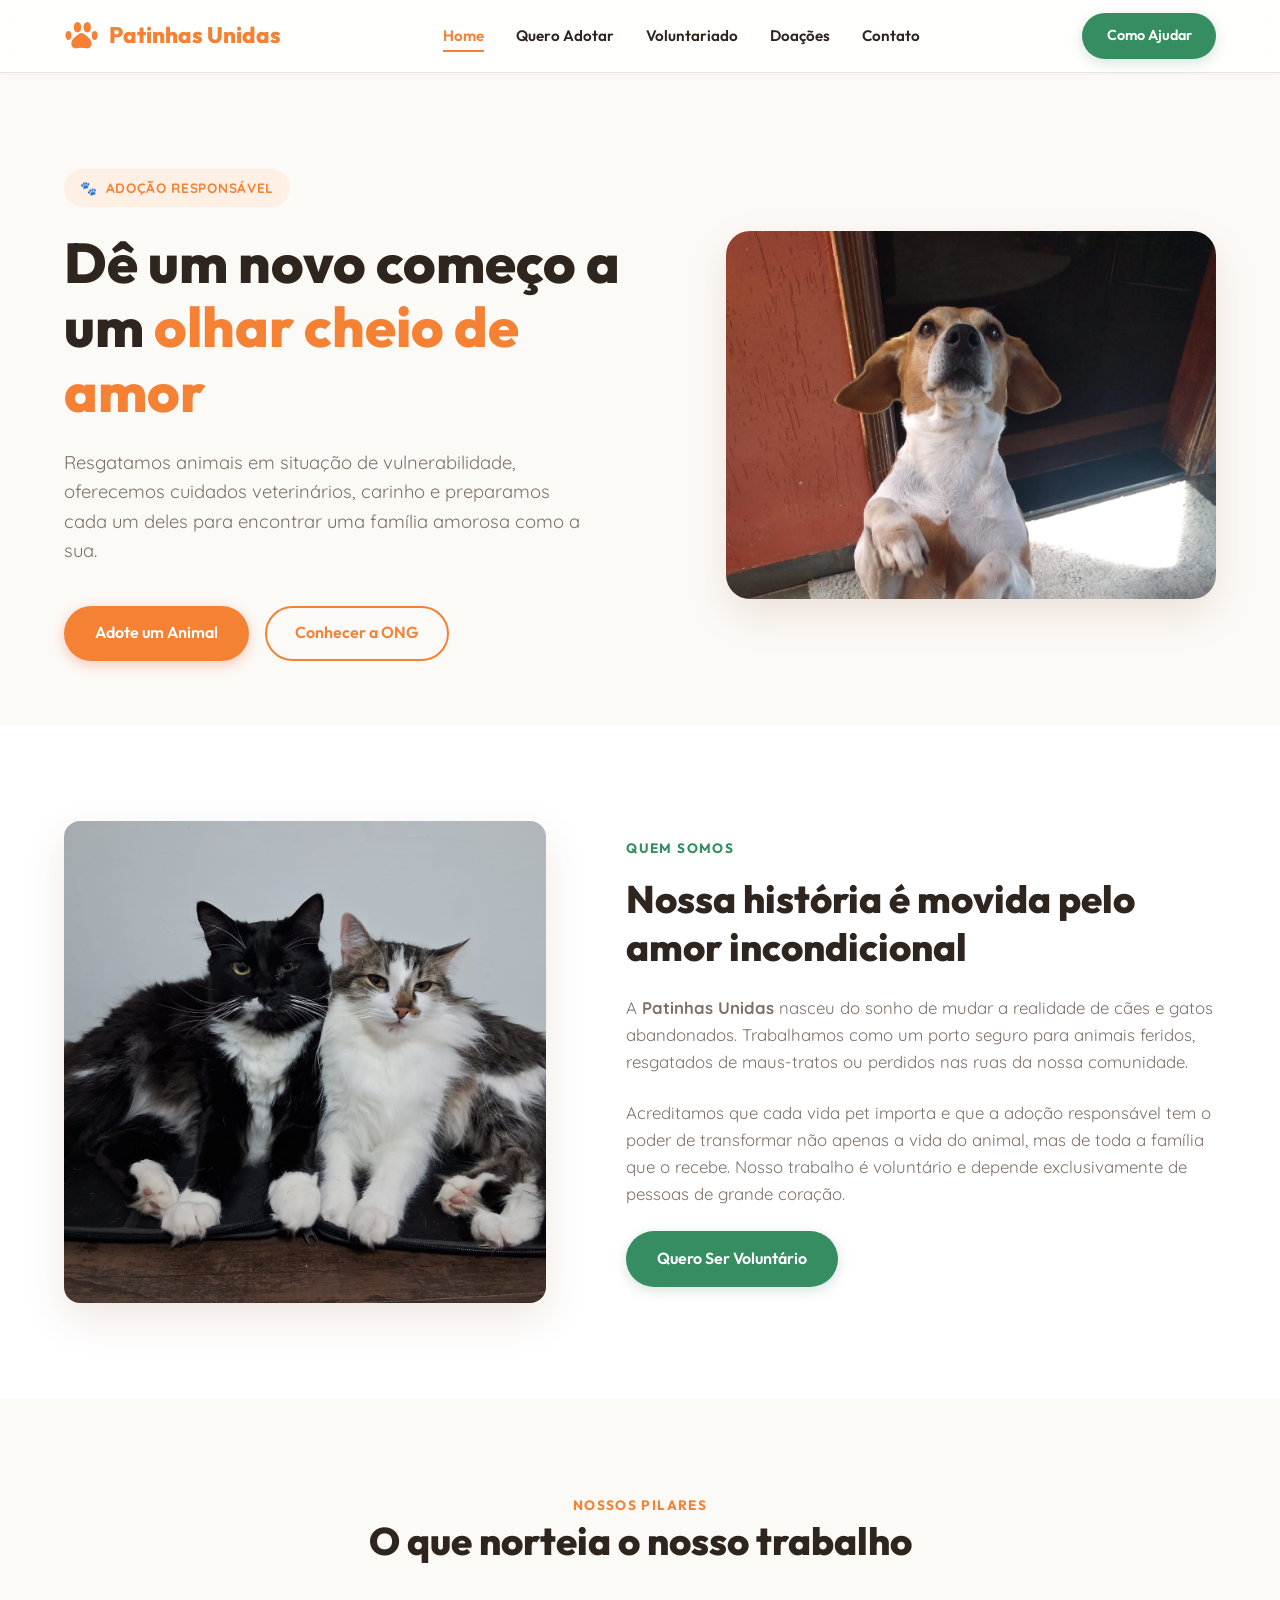
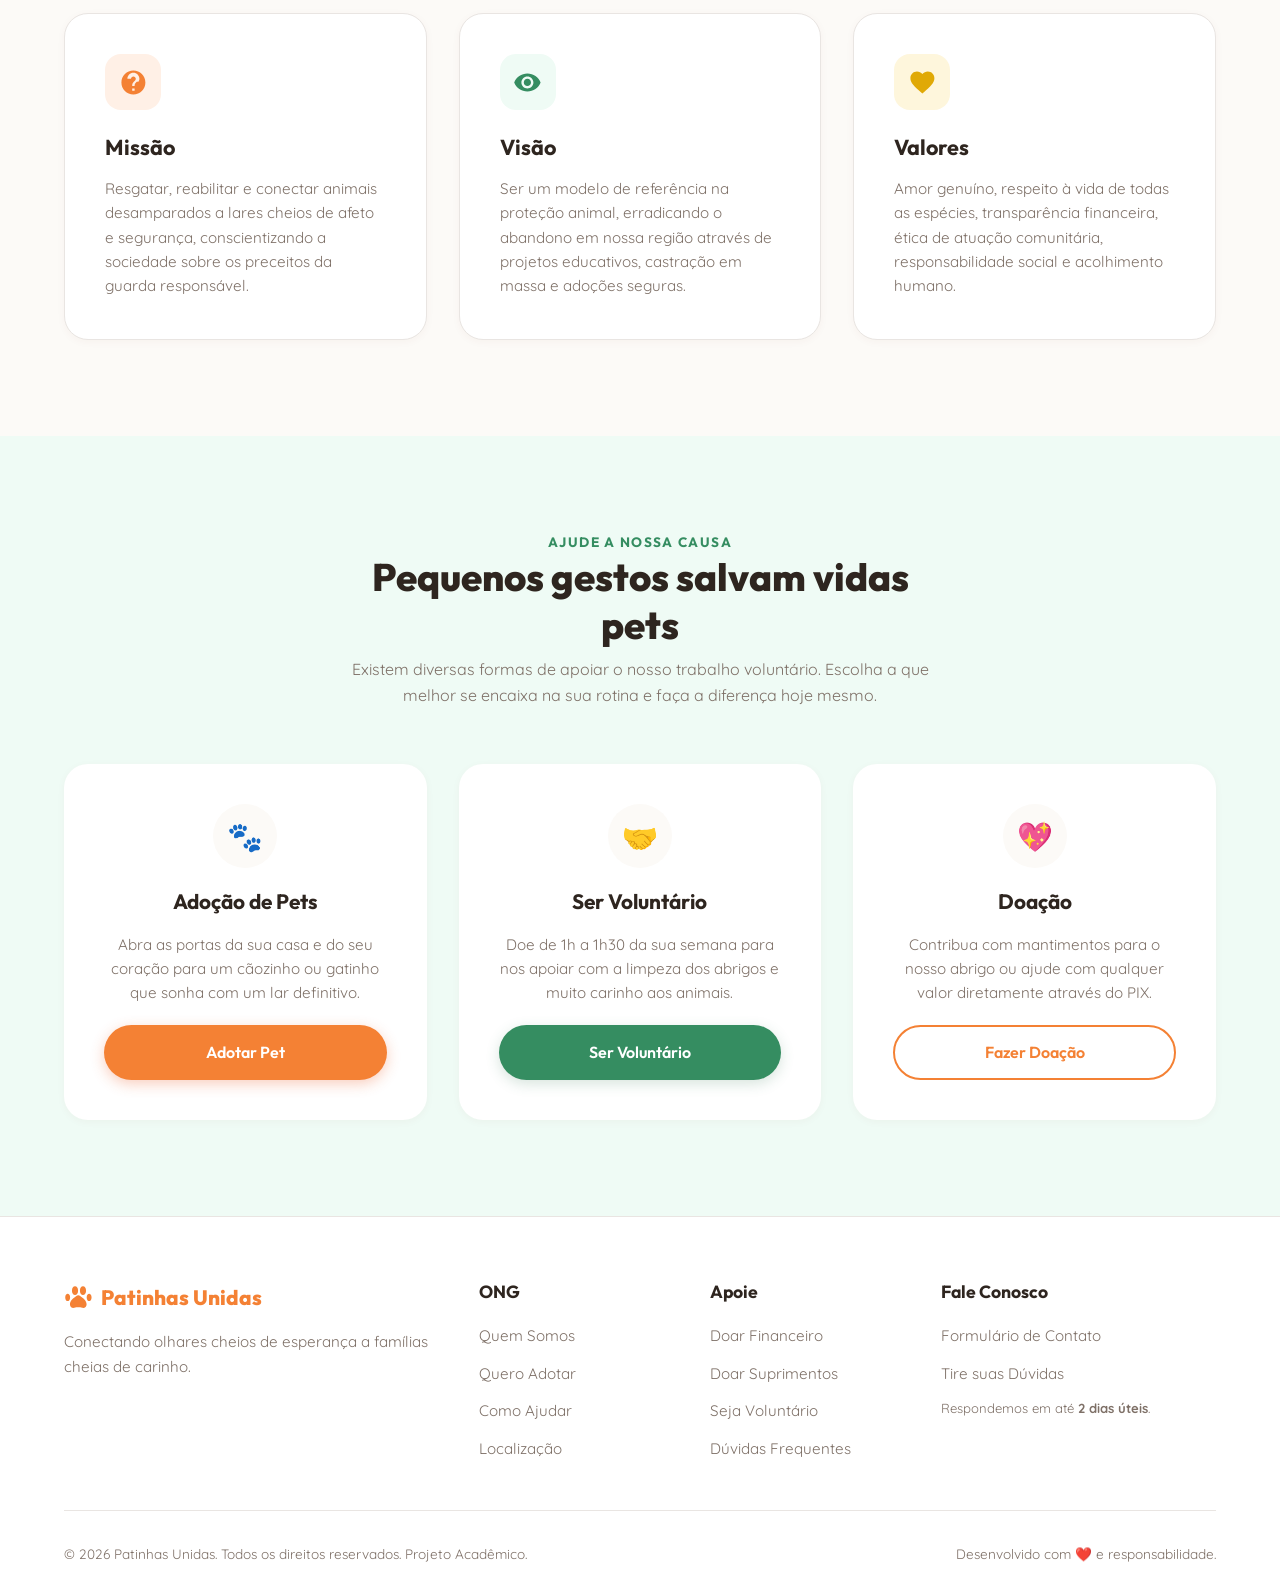
<file: index.html>
<!DOCTYPE html>
<html lang="pt-BR">
<head>
    <meta charset="UTF-8">
    <meta name="viewport" content="width=device-width, initial-scale=1.0">
    <meta name="description" content="Encontre seu novo melhor amigo! A nossa ONG conecta animais resgatados a lares amorosos. Adote com responsabilidade, apoie doando ou seja um voluntário!">
    <title>Patinhas Unidas | ONG de Adoção Responsável de Animais</title>
    
    <!-- CSS Estilos -->
    <link rel="stylesheet" href="css/variables.css">
    <link rel="stylesheet" href="css/global.css">
    <link rel="stylesheet" href="css/pages.css">
</head>
<body>

    <!-- ==========================================
         CABEÇALHO GLOBAL (HEADER)
         ========================================== -->
    <header class="site-header" id="main-header">
        <div class="container header-container">
            <!-- Logo -->
            <a href="index.html" class="logo-area" aria-label="Voltar para a página inicial">
                <!-- Paw SVG Icon -->
                <svg viewBox="60 40 470 400" xmlns="http://www.w3.org/2000/svg">
                    <path d="M80 240C80 200 100 180 120 180C140 180 160 200 160 240C160 280 140 300 120 300C100 300 80 280 80 240ZM190 130C190 90 210 60 240 60C270 60 290 90 290 130C290 170 270 200 240 200C210 200 190 170 190 130ZM320 130C320 90 340 60 370 60C400 60 420 90 420 130C420 170 400 200 370 200C340 200 320 170 320 130ZM430 240C430 200 450 180 470 180C490 180 510 200 510 240C510 280 490 300 470 300C450 300 430 280 430 240ZM157 350C157 290 217 250 257 220C282 200 304 200 329 220C369 250 429 290 429 350C429 390 397 420 357 410C317 400 269 400 229 410C189 420 157 390 157 350Z"/>
                </svg>
                <span>Patinhas Unidas</span>
            </a>

            <!-- Navegação -->
            <nav aria-label="Menu principal">
                <ul class="nav-menu">
                    <li><a href="index.html" class="nav-link">Home</a></li>
                    <li><a href="animais.html" class="nav-link">Quero Adotar</a></li>
                    <li><a href="voluntariado.html" class="nav-link">Voluntariado</a></li>
                    <li><a href="doacoes.html" class="nav-link">Doações</a></li>
                    <li><a href="contato.html" class="nav-link">Contato</a></li>
                </ul>
            </nav>

            <!-- Ações (CTA) -->
            <div class="header-actions">
                <!-- Botão CTA Menu -->
                <a href="doacoes.html" class="btn btn-secondary btn-header-cta" style="padding: 0.6rem 1.4rem; font-size: 0.9rem;">Como Ajudar</a>

                <!-- Hamburger Menu Mobile -->
                <button class="hamburger" id="hamburger-menu" aria-label="Abrir menu de navegação" aria-expanded="false">
                    <span></span>
                    <span></span>
                    <span></span>
                </button>
            </div>
        </div>
    </header>

    <!-- ==========================================
         SEÇÃO HERO (BANNER PRINCIPAL)
         ========================================== -->
    <section class="hero-section">
        <div class="container hero-container">
            <div class="hero-content">
                <div class="hero-tag">
                    <span class="paw-icon">🐾</span> Adoção Responsável
                </div>
                <h1 class="hero-title">Dê um novo começo a um <span>olhar cheio de amor</span></h1>
                <p class="hero-description">Resgatamos animais em situação de vulnerabilidade, oferecemos cuidados veterinários, carinho e preparamos cada um deles para encontrar uma família amorosa como a sua.</p>
                <div class="hero-buttons">
                    <a href="animais.html" class="btn btn-primary">Adote um Animal</a>
                    <a href="#sobre" class="btn btn-outline">Conhecer a ONG</a>
                </div>
            </div>
            
            <div class="hero-image-area">
                <div class="hero-image-wrapper">
                    <!-- Foto do banner principal a ser enviada pelo usuário -->
                <img src="img/banner-dog.jpeg" alt="Cachorro alegre sentado na entrada esperando adoção" id="hero-img">
                </div>
            </div>
        </div>
    </section>

    <!-- ==========================================
         SEÇÃO SOBRE A ONG
         ========================================== -->
    <section class="about-section" id="sobre">
        <div class="container about-grid">
            <div class="about-image">
                <!-- Foto de Quem Somos - dois gatos da ONG -->
                <img src="img/about-cats.jpeg" alt="Dois gatos do abrigo deitados juntos esperando adoção">
            </div>
            <div class="about-content">
                <span class="section-tag">Quem Somos</span>
                <h2 class="section-title">Nossa história é movida pelo amor incondicional</h2>
                <p class="about-text">A <strong>Patinhas Unidas</strong> nasceu do sonho de mudar a realidade de cães e gatos abandonados. Trabalhamos como um porto seguro para animais feridos, resgatados de maus-tratos ou perdidos nas ruas da nossa comunidade.</p>
                <p class="about-text">Acreditamos que cada vida pet importa e que a adoção responsável tem o poder de transformar não apenas a vida do animal, mas de toda a família que o recebe. Nosso trabalho é voluntário e depende exclusivamente de pessoas de grande coração.</p>
                <div>
                    <a href="voluntariado.html" class="btn btn-secondary">Quero Ser Voluntário</a>
                </div>
            </div>
        </div>
    </section>

    <!-- ==========================================
         SEÇÃO MISSÃO, VISÃO E VALORES
         ========================================== -->
    <section class="mvv-section">
        <div class="container">
            <div style="text-align: center; max-width: 600px; margin: 0 auto; display: flex; flex-direction: column; gap: 0.5rem;">
                <span class="section-tag" style="color: var(--primary);">Nossos Pilares</span>
                <h2 class="section-title">O que norteia o nosso trabalho</h2>
            </div>
            
            <div class="mvv-grid">
                <!-- Missão -->
                <div class="mvv-card">
                    <div class="mvv-icon mvv-icon-missao">
                        <svg viewBox="0 0 24 24" xmlns="http://www.w3.org/2000/svg">
                            <path d="M12 2C6.48 2 2 6.48 2 12s4.48 10 10 10 10-4.48 10-10S17.52 2 12 2zm1 17h-2v-2h2v2zm2.07-7.75l-.9.92C13.45 12.9 13 13.5 13 15h-2v-.5c0-1.1.45-2.1 1.17-2.83l1.24-1.26c.37-.36.59-.86.59-1.41 0-1.1-.9-2-2-2s-2 .9-2 2H7c0-2.76 2.24-5 5-5s5 2.24 5 5c0 1.04-.42 1.99-1.07 2.75z"/>
                        </svg>
                    </div>
                    <h3>Missão</h3>
                    <p>Resgatar, reabilitar e conectar animais desamparados a lares cheios de afeto e segurança, conscientizando a sociedade sobre os preceitos da guarda responsável.</p>
                </div>

                <!-- Visão -->
                <div class="mvv-card">
                    <div class="mvv-icon mvv-icon-visao">
                        <svg viewBox="0 0 24 24" xmlns="http://www.w3.org/2000/svg">
                            <path d="M12 4.5C7 4.5 2.73 7.61 1 12c1.73 4.39 6 7.5 11 7.5s9.27-3.11 11-7.5c-1.73-4.39-6-7.5-11-7.5zM12 17c-2.76 0-5-2.24-5-5s2.24-5 5-5 5 2.24 5 5-2.24 5-5 5zm0-8c-1.66 0-3 1.34-3 3s1.34 3 3 3 3-1.34 3-3-1.34-3-3-3z"/>
                        </svg>
                    </div>
                    <h3>Visão</h3>
                    <p>Ser um modelo de referência na proteção animal, erradicando o abandono em nossa região através de projetos educativos, castração em massa e adoções seguras.</p>
                </div>

                <!-- Valores -->
                <div class="mvv-card">
                    <div class="mvv-icon mvv-icon-valores">
                        <svg viewBox="0 0 24 24" xmlns="http://www.w3.org/2000/svg">
                            <path d="M12 21.35l-1.45-1.32C5.4 15.36 2 12.28 2 8.5 2 5.42 4.42 3 7.5 3c1.74 0 3.41.81 4.5 2.09C13.09 3.81 14.76 3 16.5 3 19.58 3 22 5.42 22 8.5c0 3.78-3.4 6.86-8.55 11.54L12 21.35z"/>
                        </svg>
                    </div>
                    <h3>Valores</h3>
                    <p>Amor genuíno, respeito à vida de todas as espécies, transparência financeira, ética de atuação comunitária, responsabilidade social e acolhimento humano.</p>
                </div>
            </div>
        </div>
    </section>

    <!-- ==========================================
         SEÇÃO COMO AJUDAR (CARDS DE CONVERSÃO)
         ========================================== -->
    <section class="help-section">
        <div class="container">
            <div class="help-header">
                <span class="section-tag">Ajude a Nossa Causa</span>
                <h2 class="section-title" style="color: var(--text-main);">Pequenos gestos salvam vidas pets</h2>
                <p style="color: var(--text-muted);">Existem diversas formas de apoiar o nosso trabalho voluntário. Escolha a que melhor se encaixa na sua rotina e faça a diferença hoje mesmo.</p>
            </div>

            <div class="help-grid">
                <!-- Adotar -->
                <div class="help-card">
                    <div class="help-icon">🐾</div>
                    <h3>Adoção de Pets</h3>
                    <p>Abra as portas da sua casa e do seu coração para um cãozinho ou gatinho que sonha com um lar definitivo.</p>
                    <a href="animais.html" class="btn btn-primary">Adotar Pet</a>
                </div>

                <!-- Voluntariado -->
                <div class="help-card">
                    <div class="help-icon">🤝</div>
                    <h3>Ser Voluntário</h3>
                    <p>Doe de 1h a 1h30 da sua semana para nos apoiar com a limpeza dos abrigos e muito carinho aos animais.</p>
                    <a href="voluntariado.html" class="btn btn-secondary">Ser Voluntário</a>
                </div>

                <!-- Doações -->
                <div class="help-card">
                    <div class="help-icon">💖</div>
                    <h3>Doação</h3>
                    <p>Contribua com mantimentos para o nosso abrigo ou ajude com qualquer valor diretamente através do PIX.</p>
                    <a href="doacoes.html" class="btn btn-outline">Fazer Doação</a>
                </div>
            </div>
        </div>
    </section>

    <!-- ==========================================
         RODAPÉ GLOBAL (FOOTER)
         ========================================== -->
    <footer class="site-footer">
        <div class="container">
            <div class="footer-grid">
                <!-- Marca -->
                <div class="footer-brand">
                    <div class="footer-logo">
                        <svg viewBox="60 40 470 400" xmlns="http://www.w3.org/2000/svg">
                            <path d="M80 240C80 200 100 180 120 180C140 180 160 200 160 240C160 280 140 300 120 300C100 300 80 280 80 240ZM190 130C190 90 210 60 240 60C270 60 290 90 290 130C290 170 270 200 240 200C210 200 190 170 190 130ZM320 130C320 90 340 60 370 60C400 60 420 90 420 130C420 170 400 200 370 200C340 200 320 170 320 130ZM430 240C430 200 450 180 470 180C490 180 510 200 510 240C510 280 490 300 470 300C450 300 430 280 430 240ZM157 350C157 290 217 250 257 220C282 200 304 200 329 220C369 250 429 290 429 350C429 390 397 420 357 410C317 400 269 400 229 410C189 420 157 390 157 350Z"/>
                        </svg>
                        <span>Patinhas Unidas</span>
                    </div>
                    <p class="footer-tagline">Conectando olhares cheios de esperança a famílias cheias de carinho.</p>
                </div>

                <!-- Links Rápidos -->
                <div>
                    <h4 class="footer-heading">ONG</h4>
                    <ul class="footer-links">
                        <li><a href="index.html#sobre">Quem Somos</a></li>
                        <li><a href="animais.html">Quero Adotar</a></li>
                        <li><a href="voluntariado.html">Como Ajudar</a></li>
                        <li><a href="contato.html">Localização</a></li>
                    </ul>
                </div>

                <!-- Ações -->
                <div>
                    <h4 class="footer-heading">Apoie</h4>
                    <ul class="footer-links">
                        <li><a href="doacoes.html">Doar Financeiro</a></li>
                        <li><a href="doacoes.html">Doar Suprimentos</a></li>
                        <li><a href="voluntariado.html">Seja Voluntário</a></li>
                        <li><a href="contato.html">Dúvidas Frequentes</a></li>
                    </ul>
                </div>

                <div>
                    <h4 class="footer-heading">Fale Conosco</h4>
                    <ul class="footer-links">
                        <li><a href="contato.html">Formulário de Contato</a></li>
                        <li><a href="contato.html">Tire suas Dúvidas</a></li>
                    </ul>
                    <p style="font-size: 0.82rem; color: var(--text-muted); margin-top: 0.75rem; line-height: 1.6;">Respondemos em até <strong>2 dias úteis</strong>.</p>
                </div>
            </div>

            <!-- Direitos Autorais -->
            <div class="footer-bottom">
                <p>&copy; 2026 Patinhas Unidas. Todos os direitos reservados. Projeto Acadêmico.</p>
                <p>Desenvolvido com ❤️ e responsabilidade.</p>
            </div>
        </div>
    </footer>

    <!-- JS Scripts -->
    <script src="js/main.js"></script>
</body>
</html>
</file>
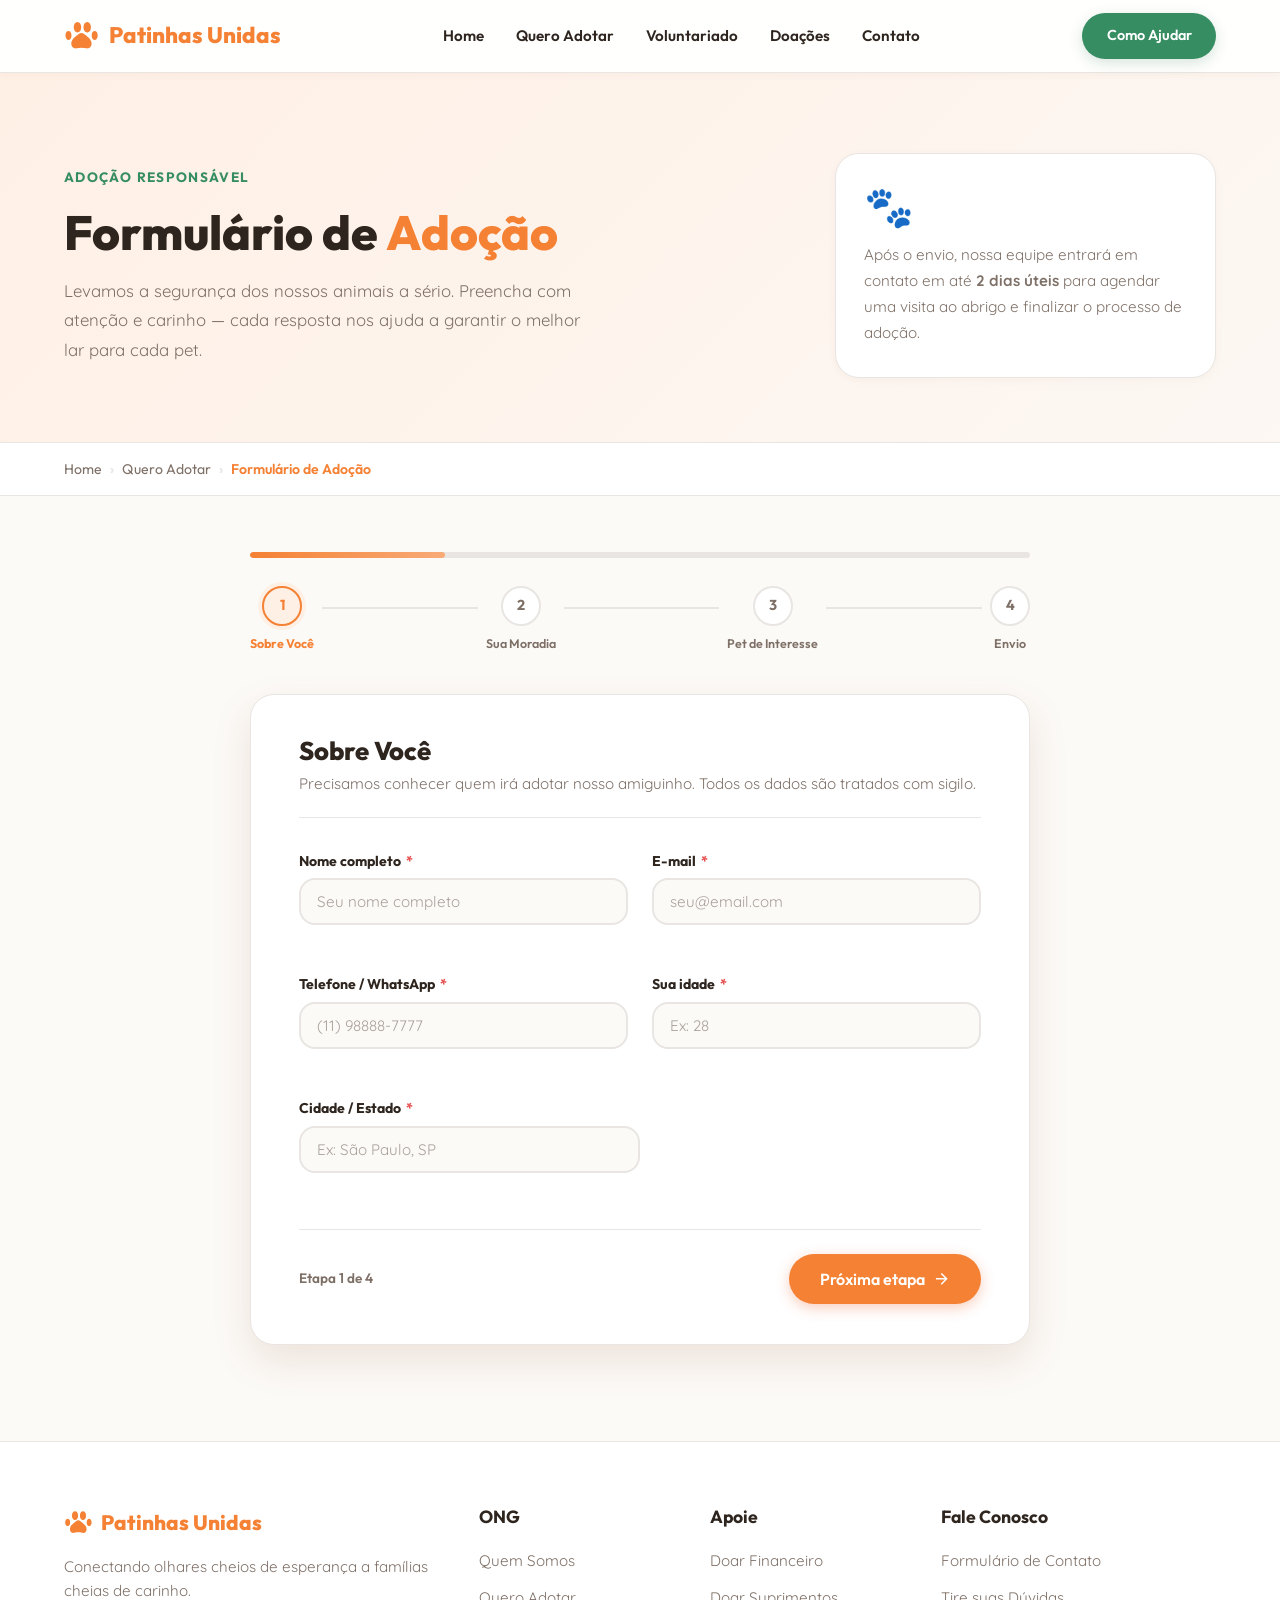
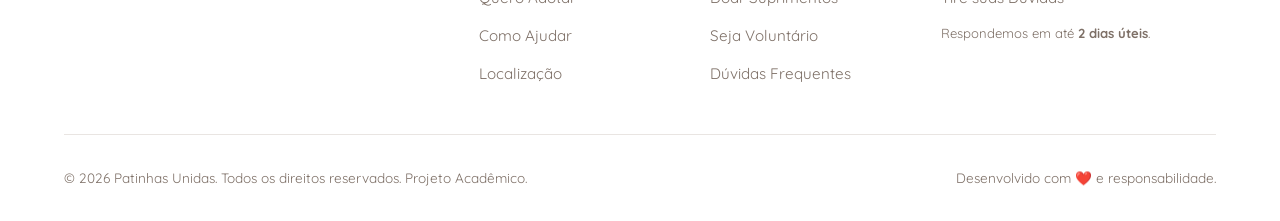
<file: adotar.html>
<!DOCTYPE html>
<html lang="pt-BR">
<head>
    <meta charset="UTF-8">
    <meta name="viewport" content="width=device-width, initial-scale=1.0">
    <meta name="description" content="Preencha o formulário de adoção responsável da Patinhas Unidas e dê um lar amoroso a um animal resgatado.">
    <title>Formulário de Adoção | Patinhas Unidas</title>

    <link rel="stylesheet" href="css/variables.css">
    <link rel="stylesheet" href="css/global.css">
    <link rel="stylesheet" href="css/pages.css">
</head>
<body>

    <!-- ==========================================
         CABEÇALHO GLOBAL (HEADER)
         ========================================== -->
    <header class="site-header" id="main-header">
        <div class="container header-container">
            <a href="index.html" class="logo-area" aria-label="Voltar para a página inicial">
                <svg viewBox="60 40 470 400" xmlns="http://www.w3.org/2000/svg">
                    <path d="M80 240C80 200 100 180 120 180C140 180 160 200 160 240C160 280 140 300 120 300C100 300 80 280 80 240ZM190 130C190 90 210 60 240 60C270 60 290 90 290 130C290 170 270 200 240 200C210 200 190 170 190 130ZM320 130C320 90 340 60 370 60C400 60 420 90 420 130C420 170 400 200 370 200C340 200 320 170 320 130ZM430 240C430 200 450 180 470 180C490 180 510 200 510 240C510 280 490 300 470 300C450 300 430 280 430 240ZM157 350C157 290 217 250 257 220C282 200 304 200 329 220C369 250 429 290 429 350C429 390 397 420 357 410C317 400 269 400 229 410C189 420 157 390 157 350Z"/>
                </svg>
                <span>Patinhas Unidas</span>
            </a>

            <nav aria-label="Menu principal">
                <ul class="nav-menu">
                    <li><a href="index.html" class="nav-link">Home</a></li>
                    <li><a href="animais.html" class="nav-link">Quero Adotar</a></li>
                    <li><a href="voluntariado.html" class="nav-link">Voluntariado</a></li>
                    <li><a href="doacoes.html" class="nav-link">Doações</a></li>
                    <li><a href="contato.html" class="nav-link">Contato</a></li>
                </ul>
            </nav>

            <div class="header-actions">
                <a href="doacoes.html" class="btn btn-secondary btn-header-cta" style="padding: 0.6rem 1.4rem; font-size: 0.9rem;">Como Ajudar</a>
                <button class="hamburger" id="hamburger-menu" aria-label="Abrir menu de navegação" aria-expanded="false">
                    <span></span>
                    <span></span>
                    <span></span>
                </button>
            </div>
        </div>
    </header>

    <!-- ==========================================
         HERO DA PÁGINA DE ADOÇÃO
         ========================================== -->
    <section class="adoption-page-hero">
        <div class="container adoption-hero-container">
            <div class="adoption-hero-content">
                <span class="section-tag">Adoção Responsável</span>
                <h1 class="adoption-hero-title">Formulário de <span>Adoção</span></h1>
                <p class="adoption-hero-desc">Levamos a segurança dos nossos animais a sério. Preencha com atenção e carinho — cada resposta nos ajuda a garantir o melhor lar para cada pet.</p>
            </div>
            <div class="adoption-hero-note">
                <div class="hero-note-icon">🐾</div>
                <p>Após o envio, nossa equipe entrará em contato em até <strong>2 dias úteis</strong> para agendar uma visita ao abrigo e finalizar o processo de adoção.</p>
            </div>
        </div>
    </section>

    <!-- ==========================================
         BREADCRUMB
         ========================================== -->
    <nav class="breadcrumb-section" aria-label="Navegação estrutural">
        <div class="container">
            <div class="breadcrumb">
                <a href="index.html">Home</a>
                <span class="breadcrumb-sep">›</span>
                <a href="animais.html">Quero Adotar</a>
                <span class="breadcrumb-sep">›</span>
                <span class="breadcrumb-current">Formulário de Adoção</span>
            </div>
        </div>
    </nav>

    <!-- ==========================================
         SEÇÃO DO FORMULÁRIO
         ========================================== -->
    <section class="adoption-form-section">
        <div class="container">
            <div class="adoption-form-container">

                <!-- Indicador de Progresso (Steps) -->
                <div class="form-steps-wrapper" aria-label="Progresso do formulário">
                    <div class="form-progress-track"
                         role="progressbar"
                         aria-valuenow="25"
                         aria-valuemin="0"
                         aria-valuemax="100"
                         aria-label="Progresso do formulário">
                        <div class="form-progress-fill" id="form-progress-fill" style="width: 25%;"></div>
                    </div>
                    <div class="form-steps-nav">

                        <div class="step-item active" data-step="1">
                            <div class="step-circle">
                                <span class="step-num">1</span>
                                <svg class="step-check" viewBox="0 0 24 24" xmlns="http://www.w3.org/2000/svg">
                                    <path d="M9 16.17L4.83 12l-1.42 1.41L9 19 21 7l-1.41-1.41L9 16.17z"/>
                                </svg>
                            </div>
                            <span class="step-name">Sobre Você</span>
                        </div>

                        <div class="step-connector" aria-hidden="true"></div>

                        <div class="step-item" data-step="2">
                            <div class="step-circle">
                                <span class="step-num">2</span>
                                <svg class="step-check" viewBox="0 0 24 24" xmlns="http://www.w3.org/2000/svg">
                                    <path d="M9 16.17L4.83 12l-1.42 1.41L9 19 21 7l-1.41-1.41L9 16.17z"/>
                                </svg>
                            </div>
                            <span class="step-name">Sua Moradia</span>
                        </div>

                        <div class="step-connector" aria-hidden="true"></div>

                        <div class="step-item" data-step="3">
                            <div class="step-circle">
                                <span class="step-num">3</span>
                                <svg class="step-check" viewBox="0 0 24 24" xmlns="http://www.w3.org/2000/svg">
                                    <path d="M9 16.17L4.83 12l-1.42 1.41L9 19 21 7l-1.41-1.41L9 16.17z"/>
                                </svg>
                            </div>
                            <span class="step-name">Pet de Interesse</span>
                        </div>

                        <div class="step-connector" aria-hidden="true"></div>

                        <div class="step-item" data-step="4">
                            <div class="step-circle">
                                <span class="step-num">4</span>
                                <svg class="step-check" viewBox="0 0 24 24" xmlns="http://www.w3.org/2000/svg">
                                    <path d="M9 16.17L4.83 12l-1.42 1.41L9 19 21 7l-1.41-1.41L9 16.17z"/>
                                </svg>
                            </div>
                            <span class="step-name">Envio</span>
                        </div>

                    </div>
                </div>

                <!-- Card do Formulário -->
                <div class="form-card">
                    <form id="adoption-form" novalidate>

                        <!-- ===== ETAPA 1: Sobre Você ===== -->
                        <div class="form-step active" id="step-1">
                            <div class="form-step-header">
                                <h2 class="form-step-title">Sobre Você</h2>
                                <p class="form-step-desc">Precisamos conhecer quem irá adotar nosso amiguinho. Todos os dados são tratados com sigilo.</p>
                            </div>

                            <div class="form-row">
                                <div class="form-group">
                                    <label class="form-label" for="nome-adotante">
                                        Nome completo <span class="required-mark" aria-hidden="true">*</span>
                                    </label>
                                    <input
                                        type="text"
                                        id="nome-adotante"
                                        name="nome-adotante"
                                        class="form-control"
                                        placeholder="Seu nome completo"
                                        autocomplete="name"
                                        required
                                        aria-required="true"
                                        aria-describedby="erro-nome-adotante"
                                    >
                                    <span class="field-error" id="erro-nome-adotante" role="alert"></span>
                                </div>
                                <div class="form-group">
                                    <label class="form-label" for="email-adotante">
                                        E-mail <span class="required-mark" aria-hidden="true">*</span>
                                    </label>
                                    <input
                                        type="email"
                                        id="email-adotante"
                                        name="email-adotante"
                                        class="form-control"
                                        placeholder="seu@email.com"
                                        autocomplete="email"
                                        required
                                        aria-required="true"
                                        aria-describedby="erro-email-adotante"
                                    >
                                    <span class="field-error" id="erro-email-adotante" role="alert"></span>
                                </div>
                            </div>

                            <div class="form-row">
                                <div class="form-group">
                                    <label class="form-label" for="telefone-adotante">
                                        Telefone / WhatsApp <span class="required-mark" aria-hidden="true">*</span>
                                    </label>
                                    <input
                                        type="tel"
                                        id="telefone-adotante"
                                        name="telefone-adotante"
                                        class="form-control"
                                        placeholder="(11) 98888-7777"
                                        autocomplete="tel"
                                        required
                                        aria-required="true"
                                        aria-describedby="erro-telefone-adotante"
                                        maxlength="15"
                                    >
                                    <span class="field-error" id="erro-telefone-adotante" role="alert"></span>
                                </div>
                                <div class="form-group">
                                    <label class="form-label" for="idade-adotante">
                                        Sua idade <span class="required-mark" aria-hidden="true">*</span>
                                    </label>
                                    <input
                                        type="number"
                                        id="idade-adotante"
                                        name="idade-adotante"
                                        class="form-control"
                                        placeholder="Ex: 28"
                                        min="18"
                                        max="99"
                                        required
                                        aria-required="true"
                                        aria-describedby="erro-idade-adotante"
                                    >
                                    <span class="field-error" id="erro-idade-adotante" role="alert"></span>
                                </div>
                            </div>

                            <div class="form-row form-row-single">
                                <div class="form-group">
                                    <label class="form-label" for="cidade-adotante">
                                        Cidade / Estado <span class="required-mark" aria-hidden="true">*</span>
                                    </label>
                                    <input
                                        type="text"
                                        id="cidade-adotante"
                                        name="cidade-adotante"
                                        class="form-control"
                                        placeholder="Ex: São Paulo, SP"
                                        autocomplete="address-level2"
                                        required
                                        aria-required="true"
                                        aria-describedby="erro-cidade-adotante"
                                    >
                                    <span class="field-error" id="erro-cidade-adotante" role="alert"></span>
                                </div>
                            </div>
                        </div>

                        <!-- ===== ETAPA 2: Sua Moradia ===== -->
                        <div class="form-step" id="step-2">
                            <div class="form-step-header">
                                <h2 class="form-step-title">Sua Moradia</h2>
                                <p class="form-step-desc">Entender o ambiente garante que o pet estará seguro e confortável no novo lar.</p>
                            </div>

                            <div class="form-row">
                                <div class="form-group">
                                    <label class="form-label" for="tipo-moradia">
                                        Tipo de moradia <span class="required-mark" aria-hidden="true">*</span>
                                    </label>
                                    <select
                                        id="tipo-moradia"
                                        name="tipo-moradia"
                                        class="form-control"
                                        required
                                        aria-required="true"
                                        aria-describedby="erro-tipo-moradia"
                                    >
                                        <option value="" disabled selected>Selecione uma opção...</option>
                                        <option value="casa-quintal">Casa com quintal</option>
                                        <option value="casa-sem-quintal">Casa sem quintal</option>
                                        <option value="apartamento">Apartamento</option>
                                        <option value="sitio-chacara">Sítio / Chácara</option>
                                        <option value="outro">Outro</option>
                                    </select>
                                    <span class="field-error" id="erro-tipo-moradia" role="alert"></span>
                                </div>
                                <div class="form-group">
                                    <label class="form-label">
                                        A moradia é <span class="required-mark" aria-hidden="true">*</span>
                                    </label>
                                    <div class="radio-group" role="radiogroup" aria-describedby="erro-moradia-propria">
                                        <label class="radio-label">
                                            <input type="radio" name="moradia-propria" value="propria">
                                            <span class="radio-custom" aria-hidden="true"></span>
                                            Própria
                                        </label>
                                        <label class="radio-label">
                                            <input type="radio" name="moradia-propria" value="alugada">
                                            <span class="radio-custom" aria-hidden="true"></span>
                                            Alugada
                                        </label>
                                        <label class="radio-label">
                                            <input type="radio" name="moradia-propria" value="cedida">
                                            <span class="radio-custom" aria-hidden="true"></span>
                                            Cedida / Emprestada
                                        </label>
                                    </div>
                                    <span class="field-error" id="erro-moradia-propria" role="alert"></span>
                                </div>
                            </div>

                            <div class="form-group">
                                <label class="form-label">
                                    Já possui outros animais em casa? <span class="required-mark" aria-hidden="true">*</span>
                                </label>
                                <div class="radio-group radio-group-inline" role="radiogroup" aria-describedby="erro-outros-animais">
                                    <label class="radio-label">
                                        <input type="radio" name="outros-animais" value="sim" id="outros-sim">
                                        <span class="radio-custom" aria-hidden="true"></span>
                                        Sim
                                    </label>
                                    <label class="radio-label">
                                        <input type="radio" name="outros-animais" value="nao" id="outros-nao">
                                        <span class="radio-custom" aria-hidden="true"></span>
                                        Não
                                    </label>
                                </div>
                                <span class="field-error" id="erro-outros-animais" role="alert"></span>
                            </div>

                            <!-- Campo condicional: quais animais -->
                            <div class="conditional-block" id="campo-outros-animais">
                                <div class="form-group">
                                    <label class="form-label" for="desc-outros-animais">
                                        Quais animais você já possui? <span class="required-mark" aria-hidden="true">*</span>
                                    </label>
                                    <textarea
                                        id="desc-outros-animais"
                                        name="desc-outros-animais"
                                        class="form-control form-textarea"
                                        placeholder="Ex: 1 cachorro Labrador de porte médio, castrado. 1 gato SRD adulto, castrado..."
                                        rows="3"
                                        aria-describedby="hint-outros-animais erro-desc-outros-animais"
                                    ></textarea>
                                    <span class="field-hint" id="hint-outros-animais">Informar raça, porte e se são castrados nos ajuda a avaliar a compatibilidade com o pet adotado.</span>
                                    <span class="field-error" id="erro-desc-outros-animais" role="alert"></span>
                                </div>
                            </div>
                        </div>

                        <!-- ===== ETAPA 3: Pet de Interesse ===== -->
                        <div class="form-step" id="step-3">
                            <div class="form-step-header">
                                <h2 class="form-step-title">Pet de Interesse</h2>
                                <p class="form-step-desc">Qual dos nossos amiguinhos tocou o seu coração? Se ainda não decidiu, tudo bem!</p>
                            </div>

                            <div class="form-group">
                                <label class="form-label" for="pet-interesse">
                                    Animal de interesse <span class="required-mark" aria-hidden="true">*</span>
                                </label>
                                <select
                                    id="pet-interesse"
                                    name="pet-interesse"
                                    class="form-control"
                                    required
                                    aria-required="true"
                                    aria-describedby="erro-pet-interesse"
                                >
                                    <option value="" disabled selected>Selecione o pet...</option>
                                    <option value="sem-preferencia" data-species="qualquer">Sem preferência — quero conhecer todos</option>
                                    <option value="julie" data-species="cachorro">Julie — Cachorro Beagle, Jovem (2 anos), Fêmea</option>
                                    <option value="apollo" data-species="gato">Apollo — Gato SRD, Adulto (5 anos), Macho</option>
                                    <option value="orion" data-species="gato">Orion — Gato SRD, Adulto (5 anos), Macho</option>
                                    <option value="loki" data-species="gato">Loki — Gato SRD, Jovem (1 ano), Macho</option>
                                </select>
                                <span class="field-error" id="erro-pet-interesse" role="alert"></span>
                            </div>

                            <!-- Campos condicionais: Felinos -->
                            <div class="conditional-block feline-fields" id="feline-fields">

                                <div class="feline-alert" role="note">
                                    <span class="feline-alert-icon" aria-hidden="true">🐈</span>
                                    <div>
                                        <strong>Atenção: Segurança para Felinos</strong>
                                        <p>Gatos são animais extremamente curiosos e ágeis. Para garantir a integridade e segurança do pet, precisamos confirmar algumas informações importantes sobre o seu lar antes de prosseguir.</p>
                                    </div>
                                </div>

                                <div class="form-group">
                                    <label class="form-label">
                                        As janelas e aberturas da sua casa têm tela de proteção milimétricas? <span class="required-mark" aria-hidden="true">*</span>
                                    </label>
                                    <div class="radio-group" role="radiogroup" aria-describedby="erro-janelas-teladas">
                                        <label class="radio-label">
                                            <input type="radio" name="janelas-teladas" value="sim" id="janelas-sim">
                                            <span class="radio-custom" aria-hidden="true"></span>
                                            Sim, já tenho telas de proteção instaladas em todas as aberturas
                                        </label>
                                        <label class="radio-label">
                                            <input type="radio" name="janelas-teladas" value="providenciar" id="janelas-providenciar">
                                            <span class="radio-custom" aria-hidden="true"></span>
                                            Ainda não tenho, mas vou providenciar antes de receber o pet
                                        </label>
                                        <label class="radio-label">
                                            <input type="radio" name="janelas-teladas" value="nao" id="janelas-nao">
                                            <span class="radio-custom" aria-hidden="true"></span>
                                            Não tenho e não planejo instalar
                                        </label>
                                    </div>
                                    <span class="field-error" id="erro-janelas-teladas" role="alert"></span>
                                </div>

                                <div class="form-group">
                                    <label class="form-label" for="rotas-fuga">
                                        Descreva como irá prevenir rotas de fuga <span class="required-mark" aria-hidden="true">*</span>
                                    </label>
                                    <textarea
                                        id="rotas-fuga"
                                        name="rotas-fuga"
                                        class="form-control form-textarea"
                                        placeholder="Descreva as medidas de segurança: telas milimétricas, redes de proteção, portas duplas, cômodos vetados ao pet, etc."
                                        rows="4"
                                        aria-describedby="hint-rotas-fuga erro-rotas-fuga"
                                    ></textarea>
                                    <span class="field-hint" id="hint-rotas-fuga">Seja específico. Ex: "Instalei rede de proteção em todos os cômodos. A área de serviço tem porta dupla e o terraço será fechado com tela antes da chegada do gato."</span>
                                    <span class="field-error" id="erro-rotas-fuga" role="alert"></span>
                                </div>

                            </div>
                        </div>

                        <!-- ===== ETAPA 4: Comprometimento e Envio ===== -->
                        <div class="form-step" id="step-4">
                            <div class="form-step-header">
                                <h2 class="form-step-title">Comprometimento</h2>
                                <p class="form-step-desc">Última etapa! Queremos entender sua motivação e confirmar seu compromisso com o bem-estar do pet.</p>
                            </div>

                            <div class="form-row">
                                <div class="form-group">
                                    <label class="form-label" for="horas-sozinho">
                                        Horas por dia que o animal ficará sozinho <span class="required-mark" aria-hidden="true">*</span>
                                    </label>
                                    <select
                                        id="horas-sozinho"
                                        name="horas-sozinho"
                                        class="form-control"
                                        required
                                        aria-required="true"
                                        aria-describedby="erro-horas-sozinho"
                                    >
                                        <option value="" disabled selected>Selecione...</option>
                                        <option value="menos-4h">Menos de 4 horas por dia</option>
                                        <option value="4-8h">Entre 4 e 8 horas por dia</option>
                                        <option value="mais-8h">Mais de 8 horas por dia</option>
                                    </select>
                                    <span class="field-error" id="erro-horas-sozinho" role="alert"></span>
                                </div>
                                <div class="form-group">
                                    <label class="form-label">Já teve animais de estimação antes?</label>
                                    <div class="radio-group radio-group-inline" role="radiogroup">
                                        <label class="radio-label">
                                            <input type="radio" name="teve-animais" value="sim">
                                            <span class="radio-custom" aria-hidden="true"></span>
                                            Sim
                                        </label>
                                        <label class="radio-label">
                                            <input type="radio" name="teve-animais" value="nao">
                                            <span class="radio-custom" aria-hidden="true"></span>
                                            Não
                                        </label>
                                    </div>
                                </div>
                            </div>

                            <div class="form-group">
                                <label class="form-label" for="motivo-adocao">
                                    Por que você quer adotar? <span class="required-mark" aria-hidden="true">*</span>
                                </label>
                                <textarea
                                    id="motivo-adocao"
                                    name="motivo-adocao"
                                    class="form-control form-textarea"
                                    placeholder="Conte-nos sua história e motivação para adotar. Quanto mais detalhes, melhor para nós avaliarmos o processo!"
                                    rows="5"
                                    required
                                    aria-required="true"
                                    aria-describedby="motivo-counter erro-motivo-adocao"
                                ></textarea>
                                <div class="textarea-counter" id="motivo-counter" aria-live="polite">
                                    <span id="motivo-count">0</span> / mínimo 30 caracteres
                                </div>
                                <span class="field-error" id="erro-motivo-adocao" role="alert"></span>
                            </div>

                            <div class="form-terms">
                                <h3 class="terms-title">Termos de Adoção Responsável</h3>

                                <div class="form-group">
                                    <label class="checkbox-label">
                                        <input
                                            type="checkbox"
                                            id="termo-responsabilidade"
                                            name="termo-responsabilidade"
                                            required
                                            aria-required="true"
                                            aria-describedby="erro-termo-responsabilidade"
                                        >
                                        <span class="checkbox-custom" aria-hidden="true"></span>
                                        <span>Aceito os <strong>Termos de Adoção Responsável</strong> da Patinhas Unidas, comprometendo-me a oferecer abrigo seguro, alimentação adequada, cuidados veterinários e carinho ao animal.</span>
                                    </label>
                                    <span class="field-error" id="erro-termo-responsabilidade" role="alert"></span>
                                </div>

                                <div class="form-group">
                                    <label class="checkbox-label">
                                        <input
                                            type="checkbox"
                                            id="termo-leitura"
                                            name="termo-leitura"
                                            required
                                            aria-required="true"
                                            aria-describedby="erro-termo-leitura"
                                        >
                                        <span class="checkbox-custom" aria-hidden="true"></span>
                                        <span>Confirmo que compreendo que a adoção é um compromisso <strong>vitalício</strong> e que, em caso de impossibilidade, a devolução deve ser comunicada à ONG para garantir a recolocação segura do animal.</span>
                                    </label>
                                    <span class="field-error" id="erro-termo-leitura" role="alert"></span>
                                </div>
                            </div>
                        </div>

                        <!-- Navegação entre etapas -->
                        <div class="form-nav">
                            <button type="button" class="btn btn-outline form-btn-back" id="form-btn-prev" style="display:none;" aria-label="Voltar para a etapa anterior">
                                <svg viewBox="0 0 24 24" xmlns="http://www.w3.org/2000/svg" aria-hidden="true">
                                    <path d="M20 11H7.83l5.59-5.59L12 4l-8 8 8 8 1.41-1.41L7.83 13H20v-2z"/>
                                </svg>
                                Anterior
                            </button>

                            <div class="form-step-indicator" aria-live="polite">
                                Etapa <span id="current-step-num">1</span> de 4
                            </div>

                            <button type="button" class="btn btn-primary" id="form-btn-next" aria-label="Avançar para a próxima etapa">
                                Próxima etapa
                                <svg viewBox="0 0 24 24" xmlns="http://www.w3.org/2000/svg" aria-hidden="true">
                                    <path d="M12 4l-1.41 1.41L16.17 11H4v2h12.17l-5.58 5.59L12 20l8-8-8-8z"/>
                                </svg>
                            </button>

                            <button type="submit" class="btn btn-primary" id="form-btn-submit" style="display:none;" aria-label="Enviar solicitação de adoção">
                                Enviar Solicitação
                                <svg viewBox="0 0 24 24" xmlns="http://www.w3.org/2000/svg" aria-hidden="true">
                                    <path d="M2.01 21L23 12 2.01 3 2 10l15 2-15 2z"/>
                                </svg>
                            </button>
                        </div>

                    </form>
                </div>
                <!-- /.form-card -->

            </div>
        </div>
    </section>

    <!-- ==========================================
         MODAL DE SUCESSO (animado)
         ========================================== -->
    <div class="success-overlay"
         id="success-modal"
         role="dialog"
         aria-modal="true"
         aria-labelledby="success-title"
         aria-describedby="success-desc"
         style="display:none;">
        <div class="success-card">
            <div class="success-icon-wrapper" aria-hidden="true">
                <svg class="success-checkmark" viewBox="0 0 52 52" xmlns="http://www.w3.org/2000/svg">
                    <circle class="checkmark-circle" cx="26" cy="26" r="25" fill="none"/>
                    <path class="checkmark-check" fill="none" d="M14.1 27.2l7.1 7.2 16.7-16.8"/>
                </svg>
            </div>
            <h2 id="success-title" class="success-title">Solicitação Enviada!</h2>
            <p id="success-desc" class="success-desc">
                Obrigada por querer adotar! Nossa equipe analisará sua solicitação e entrará em contato em até <strong>2 dias úteis</strong> para agendar uma visita ao abrigo e dar continuidade ao processo.
            </p>
            <div class="success-paw" aria-hidden="true">🐾</div>
            <div class="success-actions">
                <a href="animais.html" class="btn btn-primary">Ver outros animais</a>
                <a href="index.html" class="btn btn-outline">Voltar ao início</a>
            </div>
        </div>
    </div>

    <!-- ==========================================
         RODAPÉ GLOBAL (FOOTER)
         ========================================== -->
    <footer class="site-footer">
        <div class="container">
            <div class="footer-grid">
                <div class="footer-brand">
                    <div class="footer-logo">
                        <svg viewBox="60 40 470 400" xmlns="http://www.w3.org/2000/svg">
                            <path d="M80 240C80 200 100 180 120 180C140 180 160 200 160 240C160 280 140 300 120 300C100 300 80 280 80 240ZM190 130C190 90 210 60 240 60C270 60 290 90 290 130C290 170 270 200 240 200C210 200 190 170 190 130ZM320 130C320 90 340 60 370 60C400 60 420 90 420 130C420 170 400 200 370 200C340 200 320 170 320 130ZM430 240C430 200 450 180 470 180C490 180 510 200 510 240C510 280 490 300 470 300C450 300 430 280 430 240ZM157 350C157 290 217 250 257 220C282 200 304 200 329 220C369 250 429 290 429 350C429 390 397 420 357 410C317 400 269 400 229 410C189 420 157 390 157 350Z"/>
                        </svg>
                        <span>Patinhas Unidas</span>
                    </div>
                    <p class="footer-tagline">Conectando olhares cheios de esperança a famílias cheias de carinho.</p>
                </div>

                <div>
                    <h4 class="footer-heading">ONG</h4>
                    <ul class="footer-links">
                        <li><a href="index.html#sobre">Quem Somos</a></li>
                        <li><a href="animais.html">Quero Adotar</a></li>
                        <li><a href="voluntariado.html">Como Ajudar</a></li>
                        <li><a href="contato.html">Localização</a></li>
                    </ul>
                </div>

                <div>
                    <h4 class="footer-heading">Apoie</h4>
                    <ul class="footer-links">
                        <li><a href="doacoes.html">Doar Financeiro</a></li>
                        <li><a href="doacoes.html">Doar Suprimentos</a></li>
                        <li><a href="voluntariado.html">Seja Voluntário</a></li>
                        <li><a href="contato.html">Dúvidas Frequentes</a></li>
                    </ul>
                </div>

                <div>
                    <h4 class="footer-heading">Fale Conosco</h4>
                    <ul class="footer-links">
                        <li><a href="contato.html">Formulário de Contato</a></li>
                        <li><a href="contato.html">Tire suas Dúvidas</a></li>
                    </ul>
                    <p style="font-size: 0.82rem; color: var(--text-muted); margin-top: 0.75rem; line-height: 1.6;">Respondemos em até <strong>2 dias úteis</strong>.</p>
                </div>
            </div>

            <div class="footer-bottom">
                <p>&copy; 2026 Patinhas Unidas. Todos os direitos reservados. Projeto Acadêmico.</p>
                <p>Desenvolvido com ❤️ e responsabilidade.</p>
            </div>
        </div>
    </footer>

    <script src="js/main.js"></script>
    <script src="js/form-validation.js"></script>
</body>
</html>
</file>
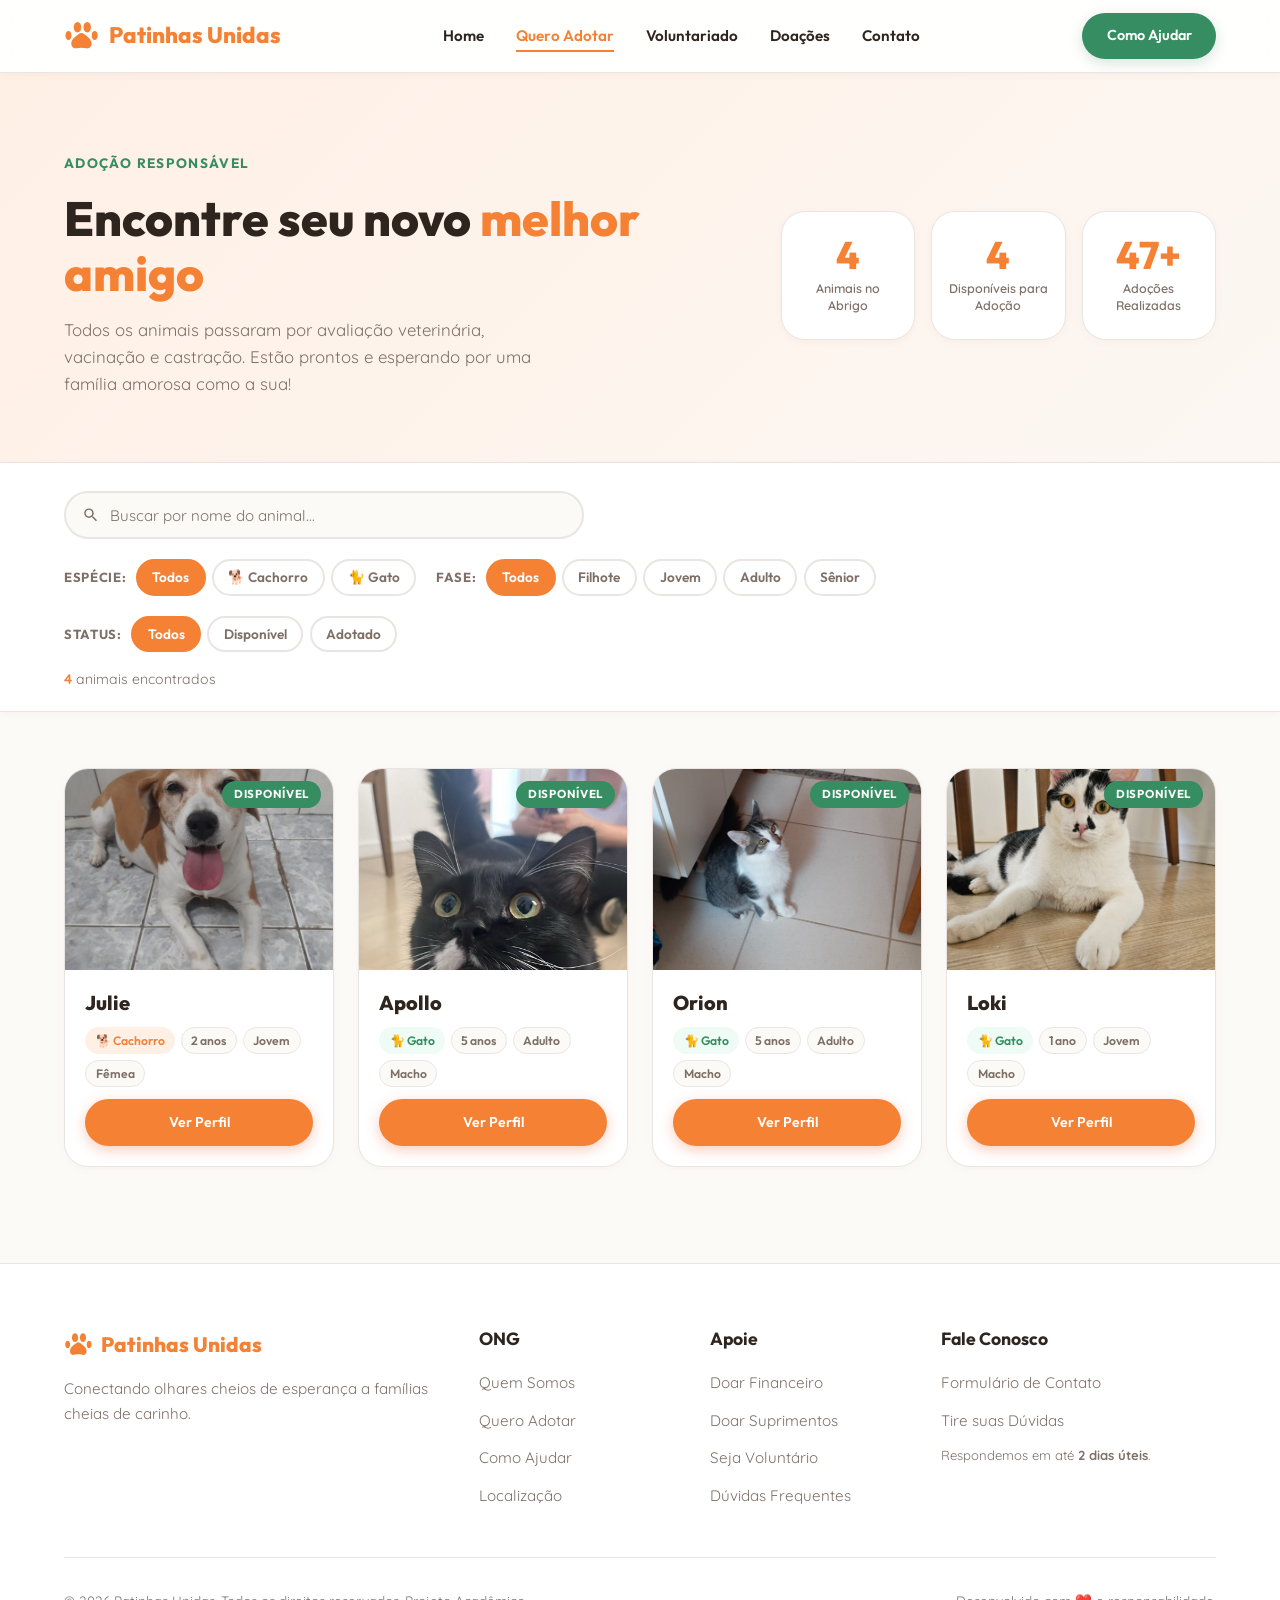
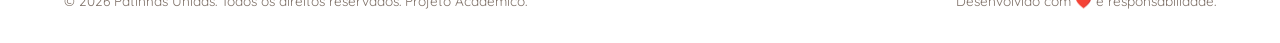
<file: animais.html>
<!DOCTYPE html>
<html lang="pt-BR">
<head>
    <meta charset="UTF-8">
    <meta name="viewport" content="width=device-width, initial-scale=1.0">
    <meta name="description" content="Conheça os animais disponíveis para adoção na Patinhas Unidas. Filtre por espécie, idade e status para encontrar seu novo melhor amigo!">
    <title>Quero Adotar | Patinhas Unidas</title>

    <link rel="stylesheet" href="css/variables.css">
    <link rel="stylesheet" href="css/global.css">
    <link rel="stylesheet" href="css/pages.css">
</head>
<body>

    <!-- ==========================================
         CABEÇALHO GLOBAL (HEADER)
         ========================================== -->
    <header class="site-header" id="main-header">
        <div class="container header-container">
            <a href="index.html" class="logo-area" aria-label="Voltar para a página inicial">
                <svg viewBox="60 40 470 400" xmlns="http://www.w3.org/2000/svg">
                    <path d="M80 240C80 200 100 180 120 180C140 180 160 200 160 240C160 280 140 300 120 300C100 300 80 280 80 240ZM190 130C190 90 210 60 240 60C270 60 290 90 290 130C290 170 270 200 240 200C210 200 190 170 190 130ZM320 130C320 90 340 60 370 60C400 60 420 90 420 130C420 170 400 200 370 200C340 200 320 170 320 130ZM430 240C430 200 450 180 470 180C490 180 510 200 510 240C510 280 490 300 470 300C450 300 430 280 430 240ZM157 350C157 290 217 250 257 220C282 200 304 200 329 220C369 250 429 290 429 350C429 390 397 420 357 410C317 400 269 400 229 410C189 420 157 390 157 350Z"/>
                </svg>
                <span>Patinhas Unidas</span>
            </a>

            <nav aria-label="Menu principal">
                <ul class="nav-menu">
                    <li><a href="index.html" class="nav-link">Home</a></li>
                    <li><a href="animais.html" class="nav-link">Quero Adotar</a></li>
                    <li><a href="voluntariado.html" class="nav-link">Voluntariado</a></li>
                    <li><a href="doacoes.html" class="nav-link">Doações</a></li>
                    <li><a href="contato.html" class="nav-link">Contato</a></li>
                </ul>
            </nav>

            <div class="header-actions">
                <a href="doacoes.html" class="btn btn-secondary btn-header-cta" style="padding: 0.6rem 1.4rem; font-size: 0.9rem;">Como Ajudar</a>
                <button class="hamburger" id="hamburger-menu" aria-label="Abrir menu de navegação" aria-expanded="false">
                    <span></span>
                    <span></span>
                    <span></span>
                </button>
            </div>
        </div>
    </header>

    <!-- ==========================================
         HERO DO CATÁLOGO
         ========================================== -->
    <section class="catalog-hero">
        <div class="container catalog-hero-container">
            <div class="catalog-hero-content">
                <span class="section-tag">Adoção Responsável</span>
                <h1 class="catalog-hero-title">Encontre seu novo <span>melhor amigo</span></h1>
                <p class="catalog-hero-desc">Todos os animais passaram por avaliação veterinária, vacinação e castração. Estão prontos e esperando por uma família amorosa como a sua!</p>
            </div>
            <div class="catalog-hero-stats">
                <div class="catalog-stat">
                    <span class="stat-number">4</span>
                    <span class="stat-label">Animais no Abrigo</span>
                </div>
                <div class="catalog-stat">
                    <span class="stat-number">4</span>
                    <span class="stat-label">Disponíveis para Adoção</span>
                </div>
                <div class="catalog-stat">
                    <span class="stat-number">47+</span>
                    <span class="stat-label">Adoções Realizadas</span>
                </div>
            </div>
        </div>
    </section>

    <!-- ==========================================
         BARRA DE FILTROS E BUSCA
         ========================================== -->
    <section class="catalog-filters-section">
        <div class="container">

            <!-- Busca Textual -->
            <div class="search-wrapper">
                <svg class="search-icon" viewBox="0 0 24 24" xmlns="http://www.w3.org/2000/svg">
                    <path d="M15.5 14h-.79l-.28-.27A6.471 6.471 0 0 0 16 9.5 6.5 6.5 0 1 0 9.5 16c1.61 0 3.09-.59 4.23-1.57l.27.28v.79l5 4.99L20.49 19l-4.99-5zm-6 0C7.01 14 5 11.99 5 9.5S7.01 5 9.5 5 14 7.01 14 9.5 11.99 14 9.5 14z"/>
                </svg>
                <input
                    type="text"
                    id="animal-search"
                    class="search-input"
                    placeholder="Buscar por nome do animal..."
                    autocomplete="off"
                    aria-label="Buscar animal por nome"
                >
                <button class="search-clear" id="search-clear" aria-label="Limpar busca" style="display:none;">
                    <svg viewBox="0 0 24 24" xmlns="http://www.w3.org/2000/svg">
                        <path d="M19 6.41L17.59 5 12 10.59 6.41 5 5 6.41 10.59 12 5 17.59 6.41 19 12 13.41 17.59 19 19 17.59 13.41 12z"/>
                    </svg>
                </button>
            </div>

            <!-- Grupos de Filtro -->
            <div class="filters-container">

                <div class="filter-group">
                    <span class="filter-group-label">Espécie:</span>
                    <div class="filter-btns">
                        <button class="filter-btn active" data-filter-group="species" data-filter-value="todos">Todos</button>
                        <button class="filter-btn" data-filter-group="species" data-filter-value="cachorro">🐕 Cachorro</button>
                        <button class="filter-btn" data-filter-group="species" data-filter-value="gato">🐈 Gato</button>
                    </div>
                </div>

                <div class="filter-group">
                    <span class="filter-group-label">Fase:</span>
                    <div class="filter-btns">
                        <button class="filter-btn active" data-filter-group="age" data-filter-value="todos">Todos</button>
                        <button class="filter-btn" data-filter-group="age" data-filter-value="filhote">Filhote</button>
                        <button class="filter-btn" data-filter-group="age" data-filter-value="jovem">Jovem</button>
                        <button class="filter-btn" data-filter-group="age" data-filter-value="adulto">Adulto</button>
                        <button class="filter-btn" data-filter-group="age" data-filter-value="senior">Sênior</button>
                    </div>
                </div>

                <div class="filter-group">
                    <span class="filter-group-label">Status:</span>
                    <div class="filter-btns">
                        <button class="filter-btn active" data-filter-group="status" data-filter-value="todos">Todos</button>
                        <button class="filter-btn" data-filter-group="status" data-filter-value="disponivel">Disponível</button>
                        <button class="filter-btn" data-filter-group="status" data-filter-value="adotado">Adotado</button>
                    </div>
                </div>

            </div>

            <!-- Contagem de resultados -->
            <div class="results-info">
                <p><span id="results-count">4</span> animais encontrados</p>
            </div>

        </div>
    </section>

    <!-- ==========================================
         GRID DE CARDS DE ANIMAIS
         ========================================== -->
    <section class="catalog-grid-section">
        <div class="container">
            <div class="animals-grid" id="animals-grid">

                <!-- Julie | Cachorro | Beagle | Fêmea | Jovem | Disponível -->
                <article class="animal-card"
                    data-name="julie"
                    data-species="cachorro"
                    data-age-group="jovem"
                    data-size="medio"
                    data-sex="femea"
                    data-status="disponivel">
                    <div class="animal-card-img">
                        <img src="img/julie1.jfif" alt="Julie, beagle disponível para adoção">
                        <span class="animal-status-badge status-disponivel">Disponível</span>
                    </div>
                    <div class="animal-card-body">
                        <h3 class="animal-name">Julie</h3>
                        <div class="animal-tags">
                            <span class="animal-tag tag-dog">🐕 Cachorro</span>
                            <span class="animal-tag">2 anos</span>
                            <span class="animal-tag">Jovem</span>
                            <span class="animal-tag">Fêmea</span>
                        </div>
                        <a href="detalhes.html?pet=julie" class="btn btn-primary btn-adopt">Ver Perfil</a>
                    </div>
                </article>

                <!-- Apollo | Gato | Macho | Adulto (5 anos) | Disponível -->
                <article class="animal-card"
                    data-name="apollo"
                    data-species="gato"
                    data-age-group="adulto"
                    data-sex="macho"
                    data-status="disponivel">
                    <div class="animal-card-img">
                        <img src="img/apollo1.jfif" alt="Apollo, gato adulto disponível para adoção" style="object-position: top center;">
                        <span class="animal-status-badge status-disponivel">Disponível</span>
                    </div>
                    <div class="animal-card-body">
                        <h3 class="animal-name">Apollo</h3>
                        <div class="animal-tags">
                            <span class="animal-tag tag-cat">🐈 Gato</span>
                            <span class="animal-tag">5 anos</span>
                            <span class="animal-tag">Adulto</span>
                            <span class="animal-tag">Macho</span>
                        </div>
                        <a href="detalhes.html?pet=apollo" class="btn btn-primary btn-adopt">Ver Perfil</a>
                    </div>
                </article>

                <!-- Orion | Gato | Macho | Adulto (5 anos) | Disponível -->
                <article class="animal-card"
                    data-name="orion"
                    data-species="gato"
                    data-age-group="adulto"
                    data-sex="macho"
                    data-status="disponivel">
                    <div class="animal-card-img">
                        <img src="img/orion1.jfif" alt="Orion, gato adulto disponível para adoção">
                        <span class="animal-status-badge status-disponivel">Disponível</span>
                    </div>
                    <div class="animal-card-body">
                        <h3 class="animal-name">Orion</h3>
                        <div class="animal-tags">
                            <span class="animal-tag tag-cat">🐈 Gato</span>
                            <span class="animal-tag">5 anos</span>
                            <span class="animal-tag">Adulto</span>
                            <span class="animal-tag">Macho</span>
                        </div>
                        <a href="detalhes.html?pet=orion" class="btn btn-primary btn-adopt">Ver Perfil</a>
                    </div>
                </article>

                <!-- Loki | Gato | Macho | Jovem (1 ano) | Disponível -->
                <article class="animal-card"
                    data-name="loki"
                    data-species="gato"
                    data-age-group="jovem"
                    data-sex="macho"
                    data-status="disponivel">
                    <div class="animal-card-img">
                        <img src="img/loki1.jfif" alt="Loki, gato jovem disponível para adoção">
                        <span class="animal-status-badge status-disponivel">Disponível</span>
                    </div>
                    <div class="animal-card-body">
                        <h3 class="animal-name">Loki</h3>
                        <div class="animal-tags">
                            <span class="animal-tag tag-cat">🐈 Gato</span>
                            <span class="animal-tag">1 ano</span>
                            <span class="animal-tag">Jovem</span>
                            <span class="animal-tag">Macho</span>
                        </div>
                        <a href="detalhes.html?pet=loki" class="btn btn-primary btn-adopt">Ver Perfil</a>
                    </div>
                </article>

            </div>

            <!-- Estado: Nenhum resultado -->
            <div class="no-results" id="no-results" style="display:none;">
                <div class="no-results-icon">🔍</div>
                <h3>Nenhum animal encontrado</h3>
                <p>Tente ajustar os filtros ou o termo de busca para encontrar seu novo companheiro.</p>
                <button class="btn btn-outline" id="reset-filters">Limpar Filtros</button>
            </div>

        </div>
    </section>

    <!-- ==========================================
         RODAPÉ GLOBAL (FOOTER)
         ========================================== -->
    <footer class="site-footer">
        <div class="container">
            <div class="footer-grid">
                <div class="footer-brand">
                    <div class="footer-logo">
                        <svg viewBox="60 40 470 400" xmlns="http://www.w3.org/2000/svg">
                            <path d="M80 240C80 200 100 180 120 180C140 180 160 200 160 240C160 280 140 300 120 300C100 300 80 280 80 240ZM190 130C190 90 210 60 240 60C270 60 290 90 290 130C290 170 270 200 240 200C210 200 190 170 190 130ZM320 130C320 90 340 60 370 60C400 60 420 90 420 130C420 170 400 200 370 200C340 200 320 170 320 130ZM430 240C430 200 450 180 470 180C490 180 510 200 510 240C510 280 490 300 470 300C450 300 430 280 430 240ZM157 350C157 290 217 250 257 220C282 200 304 200 329 220C369 250 429 290 429 350C429 390 397 420 357 410C317 400 269 400 229 410C189 420 157 390 157 350Z"/>
                        </svg>
                        <span>Patinhas Unidas</span>
                    </div>
                    <p class="footer-tagline">Conectando olhares cheios de esperança a famílias cheias de carinho.</p>
                </div>

                <div>
                    <h4 class="footer-heading">ONG</h4>
                    <ul class="footer-links">
                        <li><a href="index.html#sobre">Quem Somos</a></li>
                        <li><a href="animais.html">Quero Adotar</a></li>
                        <li><a href="voluntariado.html">Como Ajudar</a></li>
                        <li><a href="contato.html">Localização</a></li>
                    </ul>
                </div>

                <div>
                    <h4 class="footer-heading">Apoie</h4>
                    <ul class="footer-links">
                        <li><a href="doacoes.html">Doar Financeiro</a></li>
                        <li><a href="doacoes.html">Doar Suprimentos</a></li>
                        <li><a href="voluntariado.html">Seja Voluntário</a></li>
                        <li><a href="contato.html">Dúvidas Frequentes</a></li>
                    </ul>
                </div>

                <div>
                    <h4 class="footer-heading">Fale Conosco</h4>
                    <ul class="footer-links">
                        <li><a href="contato.html">Formulário de Contato</a></li>
                        <li><a href="contato.html">Tire suas Dúvidas</a></li>
                    </ul>
                    <p style="font-size: 0.82rem; color: var(--text-muted); margin-top: 0.75rem; line-height: 1.6;">Respondemos em até <strong>2 dias úteis</strong>.</p>
                </div>
            </div>

            <div class="footer-bottom">
                <p>&copy; 2026 Patinhas Unidas. Todos os direitos reservados. Projeto Acadêmico.</p>
                <p>Desenvolvido com ❤️ e responsabilidade.</p>
            </div>
        </div>
    </footer>

    <script src="js/main.js"></script>
</body>
</html>
</file>
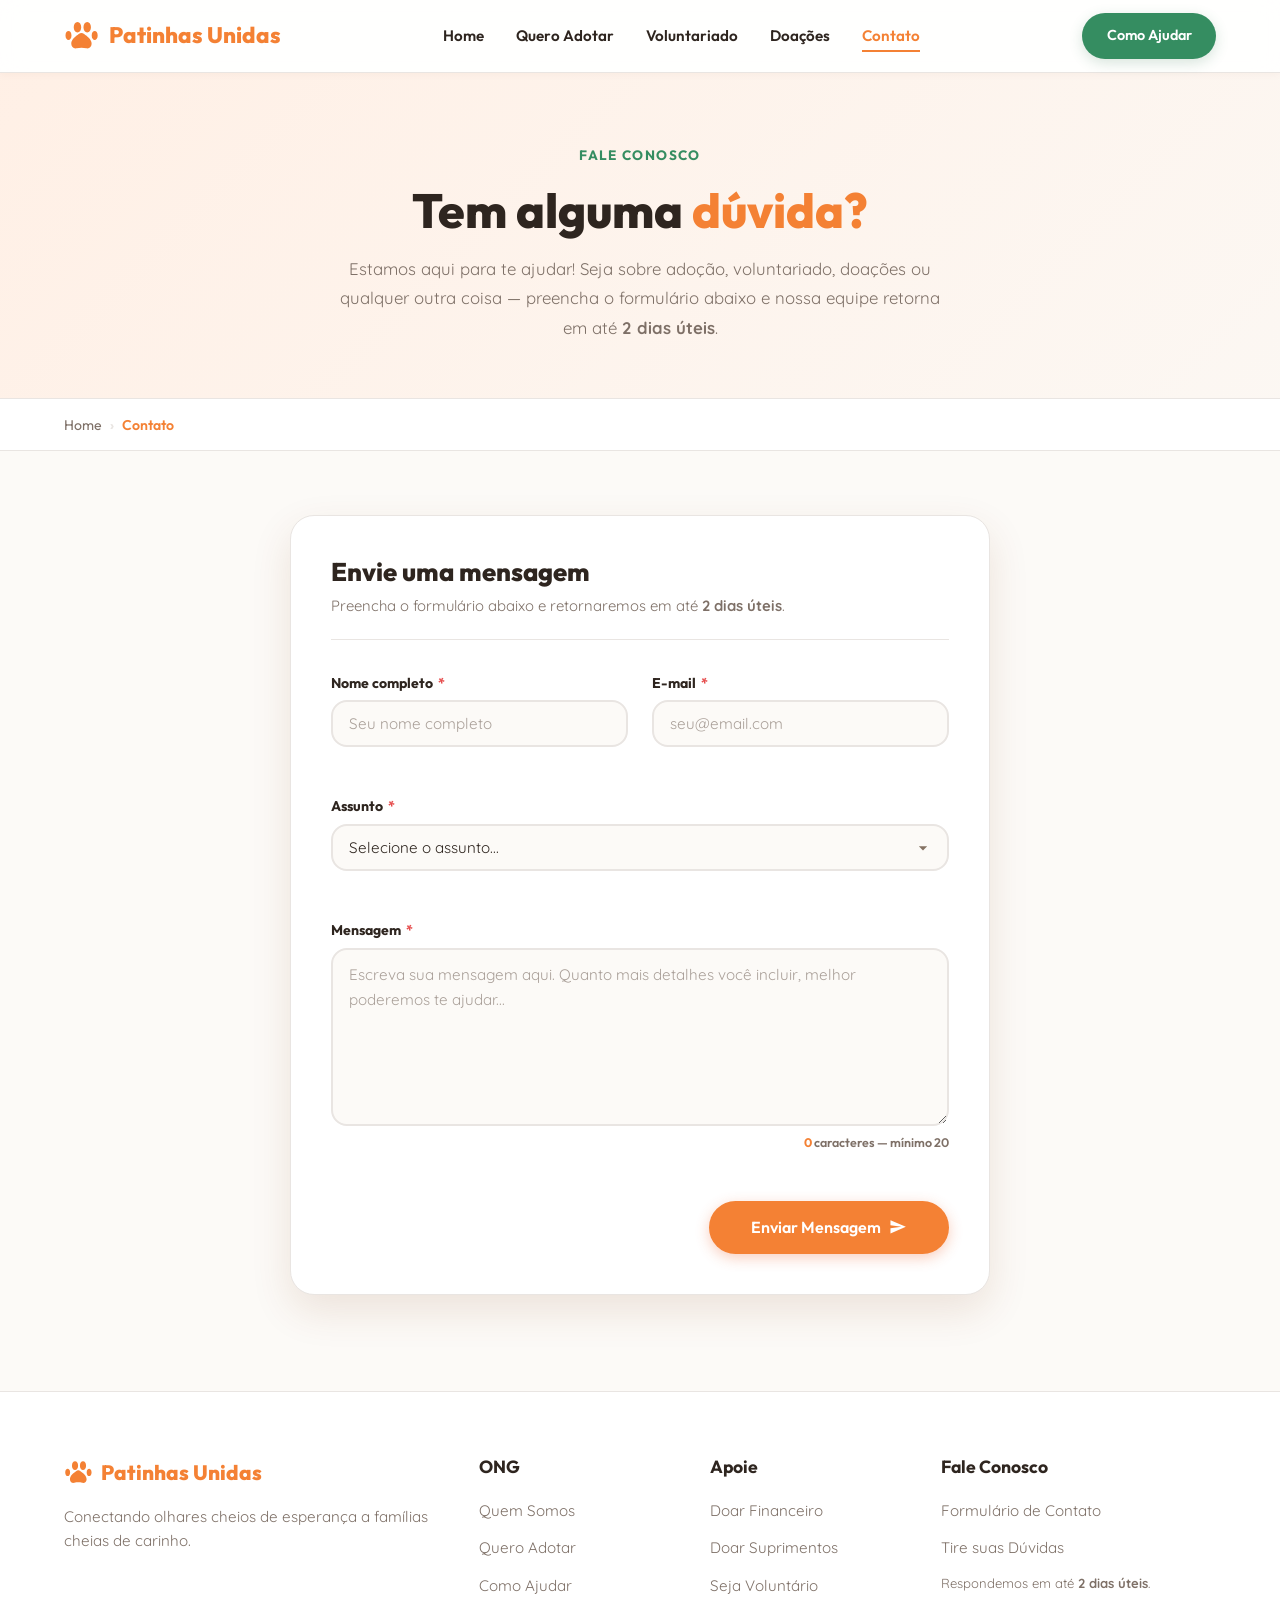
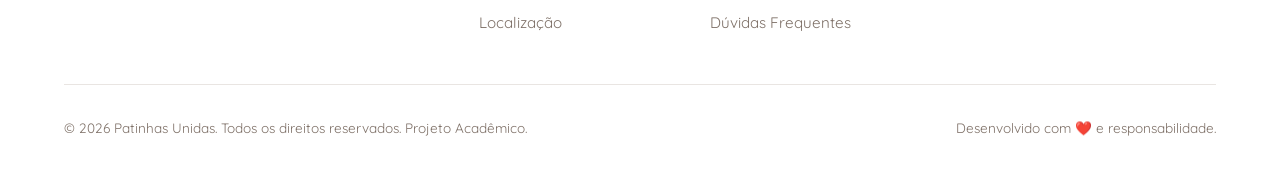
<file: contato.html>
<!DOCTYPE html>
<html lang="pt-BR">
<head>
    <meta charset="UTF-8">
    <meta name="viewport" content="width=device-width, initial-scale=1.0">
    <meta name="description" content="Entre em contato com a Patinhas Unidas. Fale conosco pelo WhatsApp, e-mail ou preencha nosso formulário de mensagem. Estamos aqui para ajudar!">
    <title>Contato | Patinhas Unidas</title>

    <link rel="stylesheet" href="css/variables.css">
    <link rel="stylesheet" href="css/global.css">
    <link rel="stylesheet" href="css/pages.css">
</head>
<body>

    <!-- CABEÇALHO GLOBAL -->
    <header class="site-header" id="main-header">
        <div class="container header-container">
            <a href="index.html" class="logo-area" aria-label="Voltar para a página inicial">
                <svg viewBox="60 40 470 400" xmlns="http://www.w3.org/2000/svg">
                    <path d="M80 240C80 200 100 180 120 180C140 180 160 200 160 240C160 280 140 300 120 300C100 300 80 280 80 240ZM190 130C190 90 210 60 240 60C270 60 290 90 290 130C290 170 270 200 240 200C210 200 190 170 190 130ZM320 130C320 90 340 60 370 60C400 60 420 90 420 130C420 170 400 200 370 200C340 200 320 170 320 130ZM430 240C430 200 450 180 470 180C490 180 510 200 510 240C510 280 490 300 470 300C450 300 430 280 430 240ZM157 350C157 290 217 250 257 220C282 200 304 200 329 220C369 250 429 290 429 350C429 390 397 420 357 410C317 400 269 400 229 410C189 420 157 390 157 350Z"/>
                </svg>
                <span>Patinhas Unidas</span>
            </a>

            <nav aria-label="Menu principal">
                <ul class="nav-menu">
                    <li><a href="index.html" class="nav-link">Home</a></li>
                    <li><a href="animais.html" class="nav-link">Quero Adotar</a></li>
                    <li><a href="voluntariado.html" class="nav-link">Voluntariado</a></li>
                    <li><a href="doacoes.html" class="nav-link">Doações</a></li>
                    <li><a href="contato.html" class="nav-link">Contato</a></li>
                </ul>
            </nav>

            <div class="header-actions">
                <a href="doacoes.html" class="btn btn-secondary btn-header-cta" style="padding: 0.6rem 1.4rem; font-size: 0.9rem;">Como Ajudar</a>
                <button class="hamburger" id="hamburger-menu" aria-label="Abrir menu de navegação" aria-expanded="false">
                    <span></span>
                    <span></span>
                    <span></span>
                </button>
            </div>
        </div>
    </header>

    <!-- HERO -->
    <section class="contact-hero">
        <div class="container">
            <div class="contact-hero-content">
                <span class="section-tag">Fale Conosco</span>
                <h1 class="contact-hero-title">Tem alguma <span>dúvida?</span></h1>
                <p class="contact-hero-desc">Estamos aqui para te ajudar! Seja sobre adoção, voluntariado, doações ou qualquer outra coisa — preencha o formulário abaixo e nossa equipe retorna em até <strong>2 dias úteis</strong>.</p>
            </div>
        </div>
    </section>

    <!-- BREADCRUMB -->
    <nav class="breadcrumb-section" aria-label="Navegação estrutural">
        <div class="container">
            <div class="breadcrumb">
                <a href="index.html">Home</a>
                <span class="breadcrumb-sep">›</span>
                <span class="breadcrumb-current">Contato</span>
            </div>
        </div>
    </nav>

    <!-- SEÇÃO PRINCIPAL DE CONTATO -->
    <section class="contact-main-section">
        <div class="container">
            <div class="contact-form-centered">

                <!-- Formulário de mensagem -->
                <div class="contact-form-card">

                    <div class="contact-form-header">
                        <h2 class="contact-form-title">Envie uma mensagem</h2>
                        <p class="contact-form-desc">Preencha o formulário abaixo e retornaremos em até <strong>2 dias úteis</strong>.</p>
                    </div>

                        <form id="contact-form" novalidate>

                            <!-- Nome e E-mail -->
                            <div class="form-row">
                                <div class="form-group">
                                    <label class="form-label" for="contact-nome">
                                        Nome completo <span class="required-mark" aria-hidden="true">*</span>
                                    </label>
                                    <input
                                        type="text"
                                        id="contact-nome"
                                        name="contact-nome"
                                        class="form-control"
                                        placeholder="Seu nome completo"
                                        autocomplete="name"
                                        required
                                        aria-required="true"
                                        aria-describedby="erro-contact-nome"
                                    >
                                    <span class="field-error" id="erro-contact-nome" role="alert"></span>
                                </div>
                                <div class="form-group">
                                    <label class="form-label" for="contact-email">
                                        E-mail <span class="required-mark" aria-hidden="true">*</span>
                                    </label>
                                    <input
                                        type="email"
                                        id="contact-email"
                                        name="contact-email"
                                        class="form-control"
                                        placeholder="seu@email.com"
                                        autocomplete="email"
                                        required
                                        aria-required="true"
                                        aria-describedby="erro-contact-email"
                                    >
                                    <span class="field-error" id="erro-contact-email" role="alert"></span>
                                </div>
                            </div>

                            <!-- Assunto -->
                            <div class="form-group">
                                <label class="form-label" for="contact-assunto">
                                    Assunto <span class="required-mark" aria-hidden="true">*</span>
                                </label>
                                <select
                                    id="contact-assunto"
                                    name="contact-assunto"
                                    class="form-control"
                                    required
                                    aria-required="true"
                                    aria-describedby="erro-contact-assunto"
                                >
                                    <option value="" disabled selected>Selecione o assunto...</option>
                                    <option value="adocao">Informações sobre Adoção</option>
                                    <option value="voluntariado">Voluntariado</option>
                                    <option value="doacoes">Doações e Contribuições</option>
                                    <option value="animais">Dúvidas sobre os Animais</option>
                                    <option value="parceria">Parceria Institucional</option>
                                    <option value="imprensa">Imprensa / Mídia</option>
                                    <option value="outro">Outro assunto</option>
                                </select>
                                <span class="field-error" id="erro-contact-assunto" role="alert"></span>
                            </div>

                            <!-- Mensagem -->
                            <div class="form-group">
                                <label class="form-label" for="contact-mensagem">
                                    Mensagem <span class="required-mark" aria-hidden="true">*</span>
                                </label>
                                <textarea
                                    id="contact-mensagem"
                                    name="contact-mensagem"
                                    class="form-control form-textarea"
                                    placeholder="Escreva sua mensagem aqui. Quanto mais detalhes você incluir, melhor poderemos te ajudar..."
                                    rows="6"
                                    required
                                    aria-required="true"
                                    aria-describedby="msg-counter-desc erro-contact-mensagem"
                                ></textarea>
                                <div class="textarea-counter" id="msg-counter-desc" aria-live="polite">
                                    <span id="msg-count">0</span> caracteres &mdash; mínimo 20
                                </div>
                                <span class="field-error" id="erro-contact-mensagem" role="alert"></span>
                            </div>

                            <!-- Botão -->
                            <div style="display: flex; justify-content: flex-end;">
                                <button type="submit" class="btn btn-primary" style="padding: 0.9rem 2.5rem;" aria-label="Enviar mensagem">
                                    Enviar Mensagem
                                    <svg viewBox="0 0 24 24" xmlns="http://www.w3.org/2000/svg" aria-hidden="true" style="width: 1.1rem; height: 1.1rem; fill: currentColor;">
                                        <path d="M2.01 21L23 12 2.01 3 2 10l15 2-15 2z"/>
                                    </svg>
                                </button>
                            </div>

                        </form>

                    </div>
            </div>
        </div>
    </section>

    <!-- MODAL DE SUCESSO -->
    <div class="success-overlay"
         id="contact-success-modal"
         role="dialog"
         aria-modal="true"
         aria-labelledby="contact-success-title"
         aria-describedby="contact-success-desc"
         style="display:none;">
        <div class="success-card">
            <div class="success-icon-wrapper" aria-hidden="true">
                <svg class="success-checkmark" viewBox="0 0 52 52" xmlns="http://www.w3.org/2000/svg">
                    <circle class="checkmark-circle" cx="26" cy="26" r="25" fill="none"/>
                    <path class="checkmark-check" fill="none" d="M14.1 27.2l7.1 7.2 16.7-16.8"/>
                </svg>
            </div>
            <h2 id="contact-success-title" class="success-title">Mensagem Enviada!</h2>
            <p id="contact-success-desc" class="success-desc">
                Sua mensagem chegou até nós! Responderemos em até <strong>2 dias úteis</strong>. 🐾
            </p>
            <div class="success-paw" aria-hidden="true">📬</div>
            <div class="success-actions">
                <a href="index.html" class="btn btn-primary">Voltar ao Início</a>
                <a href="animais.html" class="btn btn-outline">Conhecer os Animais</a>
            </div>
        </div>
    </div>

    <!-- RODAPÉ -->
    <footer class="site-footer">
        <div class="container">
            <div class="footer-grid">
                <div class="footer-brand">
                    <div class="footer-logo">
                        <svg viewBox="60 40 470 400" xmlns="http://www.w3.org/2000/svg">
                            <path d="M80 240C80 200 100 180 120 180C140 180 160 200 160 240C160 280 140 300 120 300C100 300 80 280 80 240ZM190 130C190 90 210 60 240 60C270 60 290 90 290 130C290 170 270 200 240 200C210 200 190 170 190 130ZM320 130C320 90 340 60 370 60C400 60 420 90 420 130C420 170 400 200 370 200C340 200 320 170 320 130ZM430 240C430 200 450 180 470 180C490 180 510 200 510 240C510 280 490 300 470 300C450 300 430 280 430 240ZM157 350C157 290 217 250 257 220C282 200 304 200 329 220C369 250 429 290 429 350C429 390 397 420 357 410C317 400 269 400 229 410C189 420 157 390 157 350Z"/>
                        </svg>
                        <span>Patinhas Unidas</span>
                    </div>
                    <p class="footer-tagline">Conectando olhares cheios de esperança a famílias cheias de carinho.</p>
                </div>

                <div>
                    <h4 class="footer-heading">ONG</h4>
                    <ul class="footer-links">
                        <li><a href="index.html#sobre">Quem Somos</a></li>
                        <li><a href="animais.html">Quero Adotar</a></li>
                        <li><a href="voluntariado.html">Como Ajudar</a></li>
                        <li><a href="contato.html">Localização</a></li>
                    </ul>
                </div>

                <div>
                    <h4 class="footer-heading">Apoie</h4>
                    <ul class="footer-links">
                        <li><a href="doacoes.html">Doar Financeiro</a></li>
                        <li><a href="doacoes.html">Doar Suprimentos</a></li>
                        <li><a href="voluntariado.html">Seja Voluntário</a></li>
                        <li><a href="contato.html">Dúvidas Frequentes</a></li>
                    </ul>
                </div>

                <div>
                    <h4 class="footer-heading">Fale Conosco</h4>
                    <ul class="footer-links">
                        <li><a href="contato.html">Formulário de Contato</a></li>
                        <li><a href="contato.html">Tire suas Dúvidas</a></li>
                    </ul>
                    <p style="font-size: 0.82rem; color: var(--text-muted); margin-top: 0.75rem; line-height: 1.6;">Respondemos em até <strong>2 dias úteis</strong>.</p>
                </div>
            </div>

            <div class="footer-bottom">
                <p>&copy; 2026 Patinhas Unidas. Todos os direitos reservados. Projeto Acadêmico.</p>
                <p>Desenvolvido com ❤️ e responsabilidade.</p>
            </div>
        </div>
    </footer>

    <script src="js/main.js"></script>
    <script src="js/contato.js"></script>
</body>
</html>
</file>
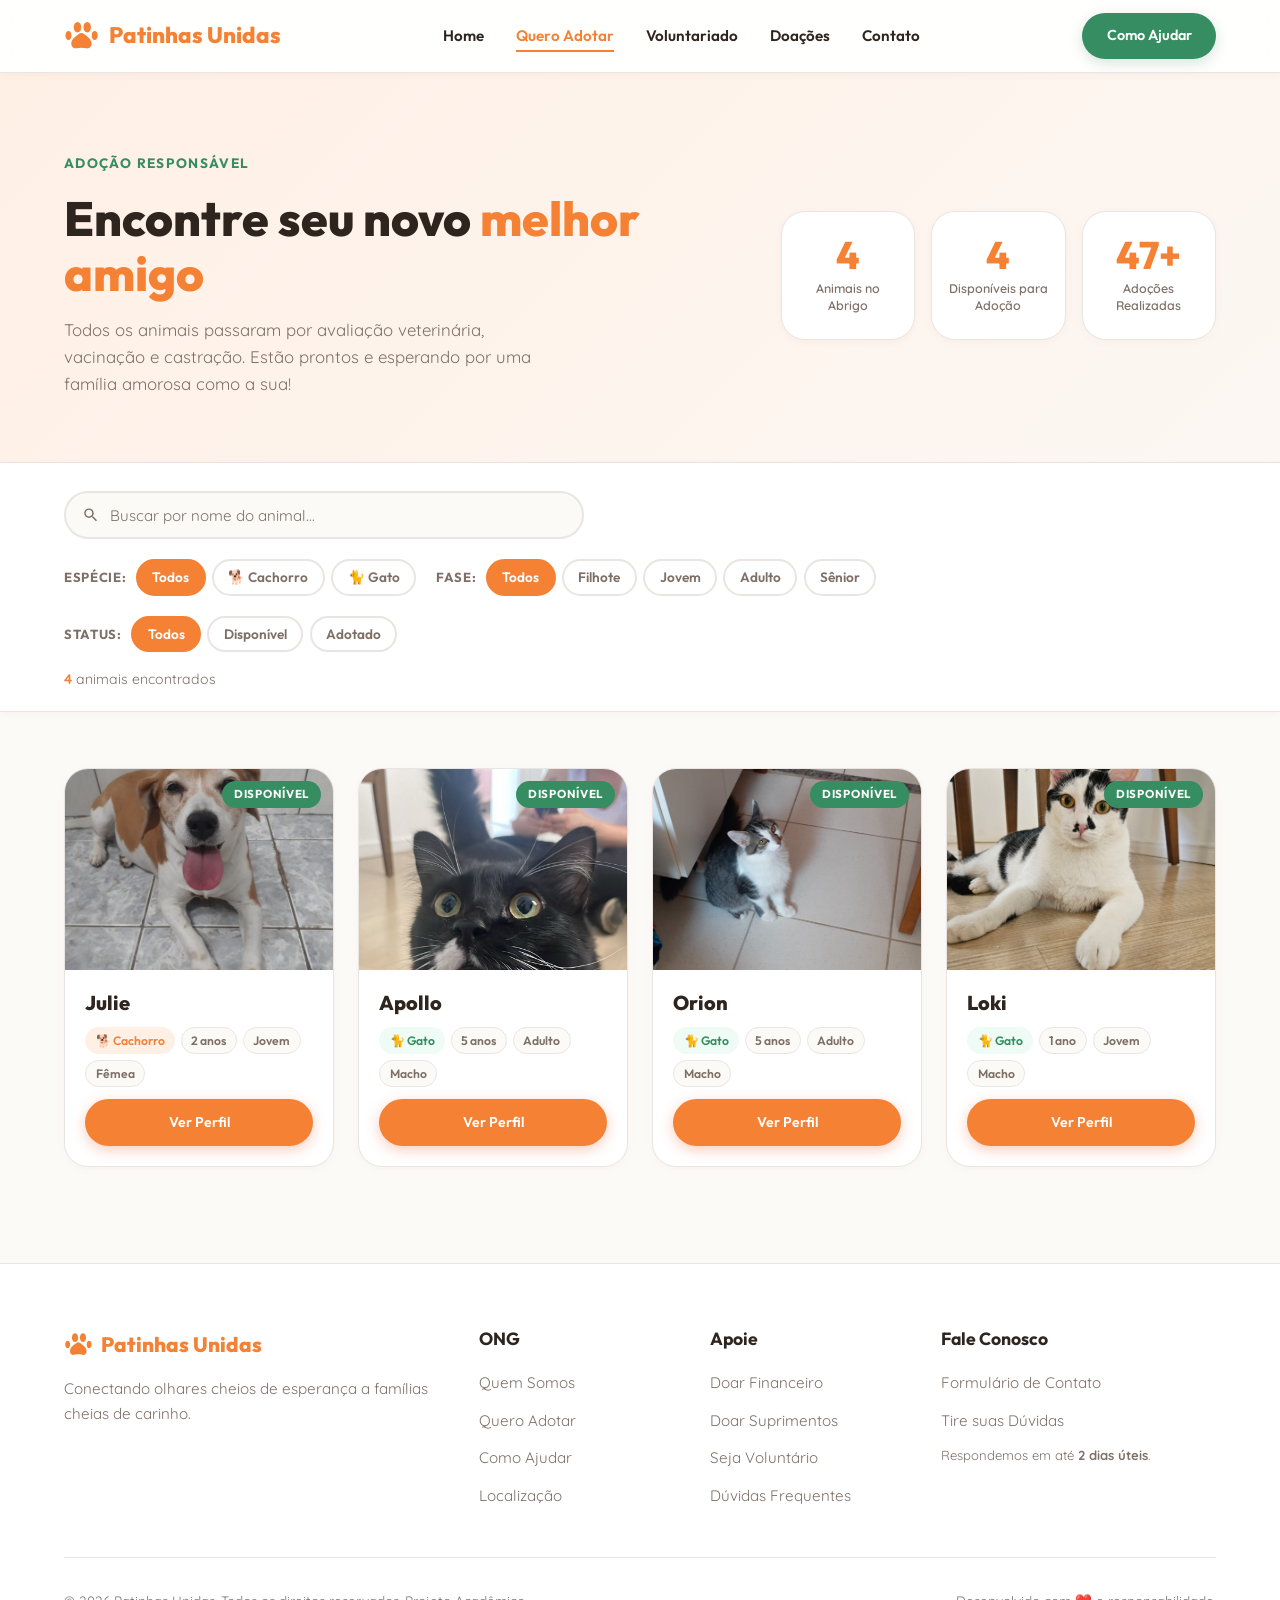
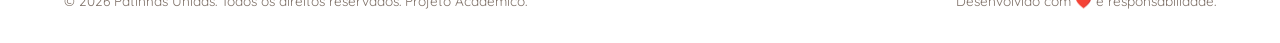
<file: detalhes.html>
<!DOCTYPE html>
<html lang="pt-BR">
<head>
    <meta charset="UTF-8">
    <meta name="viewport" content="width=device-width, initial-scale=1.0">
    <meta name="description" id="meta-desc" content="Conheça este animal disponível para adoção na Patinhas Unidas.">
    <title id="page-title">Perfil do Pet | Patinhas Unidas</title>

    <link rel="stylesheet" href="css/variables.css">
    <link rel="stylesheet" href="css/global.css">
    <link rel="stylesheet" href="css/pages.css">

    <noscript>
        <meta http-equiv="refresh" content="0; url=animais.html">
    </noscript>
</head>
<body>

    <!-- ==========================================
         CABEÇALHO GLOBAL (HEADER)
         ========================================== -->
    <header class="site-header" id="main-header">
        <div class="container header-container">
            <a href="index.html" class="logo-area" aria-label="Voltar para a página inicial">
                <svg viewBox="60 40 470 400" xmlns="http://www.w3.org/2000/svg">
                    <path d="M80 240C80 200 100 180 120 180C140 180 160 200 160 240C160 280 140 300 120 300C100 300 80 280 80 240ZM190 130C190 90 210 60 240 60C270 60 290 90 290 130C290 170 270 200 240 200C210 200 190 170 190 130ZM320 130C320 90 340 60 370 60C400 60 420 90 420 130C420 170 400 200 370 200C340 200 320 170 320 130ZM430 240C430 200 450 180 470 180C490 180 510 200 510 240C510 280 490 300 470 300C450 300 430 280 430 240ZM157 350C157 290 217 250 257 220C282 200 304 200 329 220C369 250 429 290 429 350C429 390 397 420 357 410C317 400 269 400 229 410C189 420 157 390 157 350Z"/>
                </svg>
                <span>Patinhas Unidas</span>
            </a>

            <nav aria-label="Menu principal">
                <ul class="nav-menu">
                    <li><a href="index.html" class="nav-link">Home</a></li>
                    <li><a href="animais.html" class="nav-link">Quero Adotar</a></li>
                    <li><a href="voluntariado.html" class="nav-link">Voluntariado</a></li>
                    <li><a href="doacoes.html" class="nav-link">Doações</a></li>
                    <li><a href="contato.html" class="nav-link">Contato</a></li>
                </ul>
            </nav>

            <div class="header-actions">
                <a href="doacoes.html" class="btn btn-secondary btn-header-cta" style="padding: 0.6rem 1.4rem; font-size: 0.9rem;">Como Ajudar</a>
                <button class="hamburger" id="hamburger-menu" aria-label="Abrir menu de navegação" aria-expanded="false">
                    <span></span>
                    <span></span>
                    <span></span>
                </button>
            </div>
        </div>
    </header>

    <!-- ==========================================
         BREADCRUMB
         ========================================== -->
    <section class="breadcrumb-section">
        <div class="container">
            <nav class="breadcrumb" aria-label="Navegação estrutural">
                <a href="index.html">Home</a>
                <span class="breadcrumb-sep">›</span>
                <a href="animais.html">Quero Adotar</a>
                <span class="breadcrumb-sep">›</span>
                <span class="breadcrumb-current" id="breadcrumb-name">Perfil do Pet</span>
            </nav>
        </div>
    </section>

    <!-- ==========================================
         HERO: CARROSSEL + PAINEL DE INFO
         ========================================== -->
    <section class="detail-hero-section">
        <div class="container">
            <div class="detail-grid">

                <!-- Carrossel de Fotos -->
                <div class="carousel-wrapper">
                    <div class="carousel-main" id="carousel-main">
                        <img src="" alt="" id="carousel-img" loading="eager">

                        <!-- Botão: Anterior -->
                        <button class="carousel-btn carousel-btn-prev" id="carousel-prev" aria-label="Foto anterior">
                            <svg viewBox="0 0 24 24" xmlns="http://www.w3.org/2000/svg">
                                <path d="M15.41 7.41L14 6l-6 6 6 6 1.41-1.41L10.83 12z"/>
                            </svg>
                        </button>

                        <!-- Botão: Próxima -->
                        <button class="carousel-btn carousel-btn-next" id="carousel-next" aria-label="Próxima foto">
                            <svg viewBox="0 0 24 24" xmlns="http://www.w3.org/2000/svg">
                                <path d="M10 6L8.59 7.41 13.17 12l-4.58 4.59L10 18l6-6z"/>
                            </svg>
                        </button>

                        <!-- Contador de fotos -->
                        <span class="carousel-counter" id="carousel-counter" aria-live="polite">1 / 1</span>
                    </div>

                    <!-- Miniaturas -->
                    <div class="carousel-thumbs" id="carousel-thumbs" role="list" aria-label="Miniaturas das fotos"></div>
                </div>

                <!-- Painel de Informações -->
                <div class="detail-info">
                    <div class="detail-header">
                        <div>
                            <span id="detail-status-badge" class="animal-status-badge status-disponivel">Disponível</span>
                        </div>
                        <h1 class="detail-name" id="detail-name">Carregando...</h1>
                        <div class="detail-tags" id="detail-tags"></div>
                    </div>

                    <p class="detail-intro" id="detail-intro"></p>

                    <div class="detail-quick-info" id="detail-quick-info"></div>

                    <div class="detail-cta">
                        <a href="#" class="btn btn-primary btn-adopt-main" id="cta-top">🐾 Quero Adotar este Pet</a>
                        <p class="detail-cta-note">Processo 100% gratuito &middot; Entrevista prévia via WhatsApp</p>
                    </div>
                </div>

            </div>
        </div>
    </section>

    <!-- ==========================================
         FICHA TÉCNICA
         ========================================== -->
    <section class="ficha-section">
        <div class="container">
            <div class="ficha-header">
                <span class="section-tag">Informações de Saúde</span>
                <h2 class="section-title">Ficha completa do pet</h2>
            </div>
            <div class="ficha-grid" id="ficha-grid"></div>
        </div>
    </section>

    <!-- ==========================================
         HISTÓRIA: RESGATE & PERSONALIDADE
         ========================================== -->
    <section class="story-section">
        <div class="container">
            <div class="story-section-header">
                <span class="section-tag">Sobre este Pet</span>
                <h2 class="section-title" id="story-title">A história de...</h2>
            </div>
            <div class="story-grid" id="story-grid"></div>
        </div>
    </section>

    <!-- ==========================================
         CTA FINAL DE ADOÇÃO
         ========================================== -->
    <section class="adopt-cta-section">
        <div class="container">
            <div class="adopt-cta-container">
                <div class="adopt-cta-text">
                    <span class="section-tag">Dê o próximo passo</span>
                    <h2><span id="cta-pet-name">...</span> está esperando por você</h2>
                    <p id="cta-desc">O processo de adoção é gratuito e inclui uma entrevista rápida para garantir o lar mais adequado.</p>
                </div>
                <div class="adopt-cta-actions">
                    <a href="#" class="btn btn-primary btn-adopt-main" id="cta-bottom">🐾 Quero Adotar este Pet</a>
                    <a href="animais.html" class="btn btn-outline">Ver outros animais</a>
                </div>
            </div>
        </div>
    </section>

    <!-- ==========================================
         RODAPÉ GLOBAL (FOOTER)
         ========================================== -->
    <footer class="site-footer">
        <div class="container">
            <div class="footer-grid">
                <div class="footer-brand">
                    <div class="footer-logo">
                        <svg viewBox="60 40 470 400" xmlns="http://www.w3.org/2000/svg">
                            <path d="M80 240C80 200 100 180 120 180C140 180 160 200 160 240C160 280 140 300 120 300C100 300 80 280 80 240ZM190 130C190 90 210 60 240 60C270 60 290 90 290 130C290 170 270 200 240 200C210 200 190 170 190 130ZM320 130C320 90 340 60 370 60C400 60 420 90 420 130C420 170 400 200 370 200C340 200 320 170 320 130ZM430 240C430 200 450 180 470 180C490 180 510 200 510 240C510 280 490 300 470 300C450 300 430 280 430 240ZM157 350C157 290 217 250 257 220C282 200 304 200 329 220C369 250 429 290 429 350C429 390 397 420 357 410C317 400 269 400 229 410C189 420 157 390 157 350Z"/>
                        </svg>
                        <span>Patinhas Unidas</span>
                    </div>
                    <p class="footer-tagline">Conectando olhares cheios de esperança a famílias cheias de carinho.</p>
                </div>

                <div>
                    <h4 class="footer-heading">ONG</h4>
                    <ul class="footer-links">
                        <li><a href="index.html#sobre">Quem Somos</a></li>
                        <li><a href="animais.html">Quero Adotar</a></li>
                        <li><a href="voluntariado.html">Como Ajudar</a></li>
                        <li><a href="contato.html">Localização</a></li>
                    </ul>
                </div>

                <div>
                    <h4 class="footer-heading">Apoie</h4>
                    <ul class="footer-links">
                        <li><a href="doacoes.html">Doar Financeiro</a></li>
                        <li><a href="doacoes.html">Doar Suprimentos</a></li>
                        <li><a href="voluntariado.html">Seja Voluntário</a></li>
                        <li><a href="contato.html">Dúvidas Frequentes</a></li>
                    </ul>
                </div>

                <div>
                    <h4 class="footer-heading">Fale Conosco</h4>
                    <ul class="footer-links">
                        <li><a href="contato.html">Formulário de Contato</a></li>
                        <li><a href="contato.html">Tire suas Dúvidas</a></li>
                    </ul>
                    <p style="font-size: 0.82rem; color: var(--text-muted); margin-top: 0.75rem; line-height: 1.6;">Respondemos em até <strong>2 dias úteis</strong>.</p>
                </div>
            </div>

            <div class="footer-bottom">
                <p>&copy; 2026 Patinhas Unidas. Todos os direitos reservados. Projeto Acadêmico.</p>
                <p>Desenvolvido com ❤️ e responsabilidade.</p>
            </div>
        </div>
    </footer>

    <script src="js/main.js"></script>
</body>
</html>
</file>
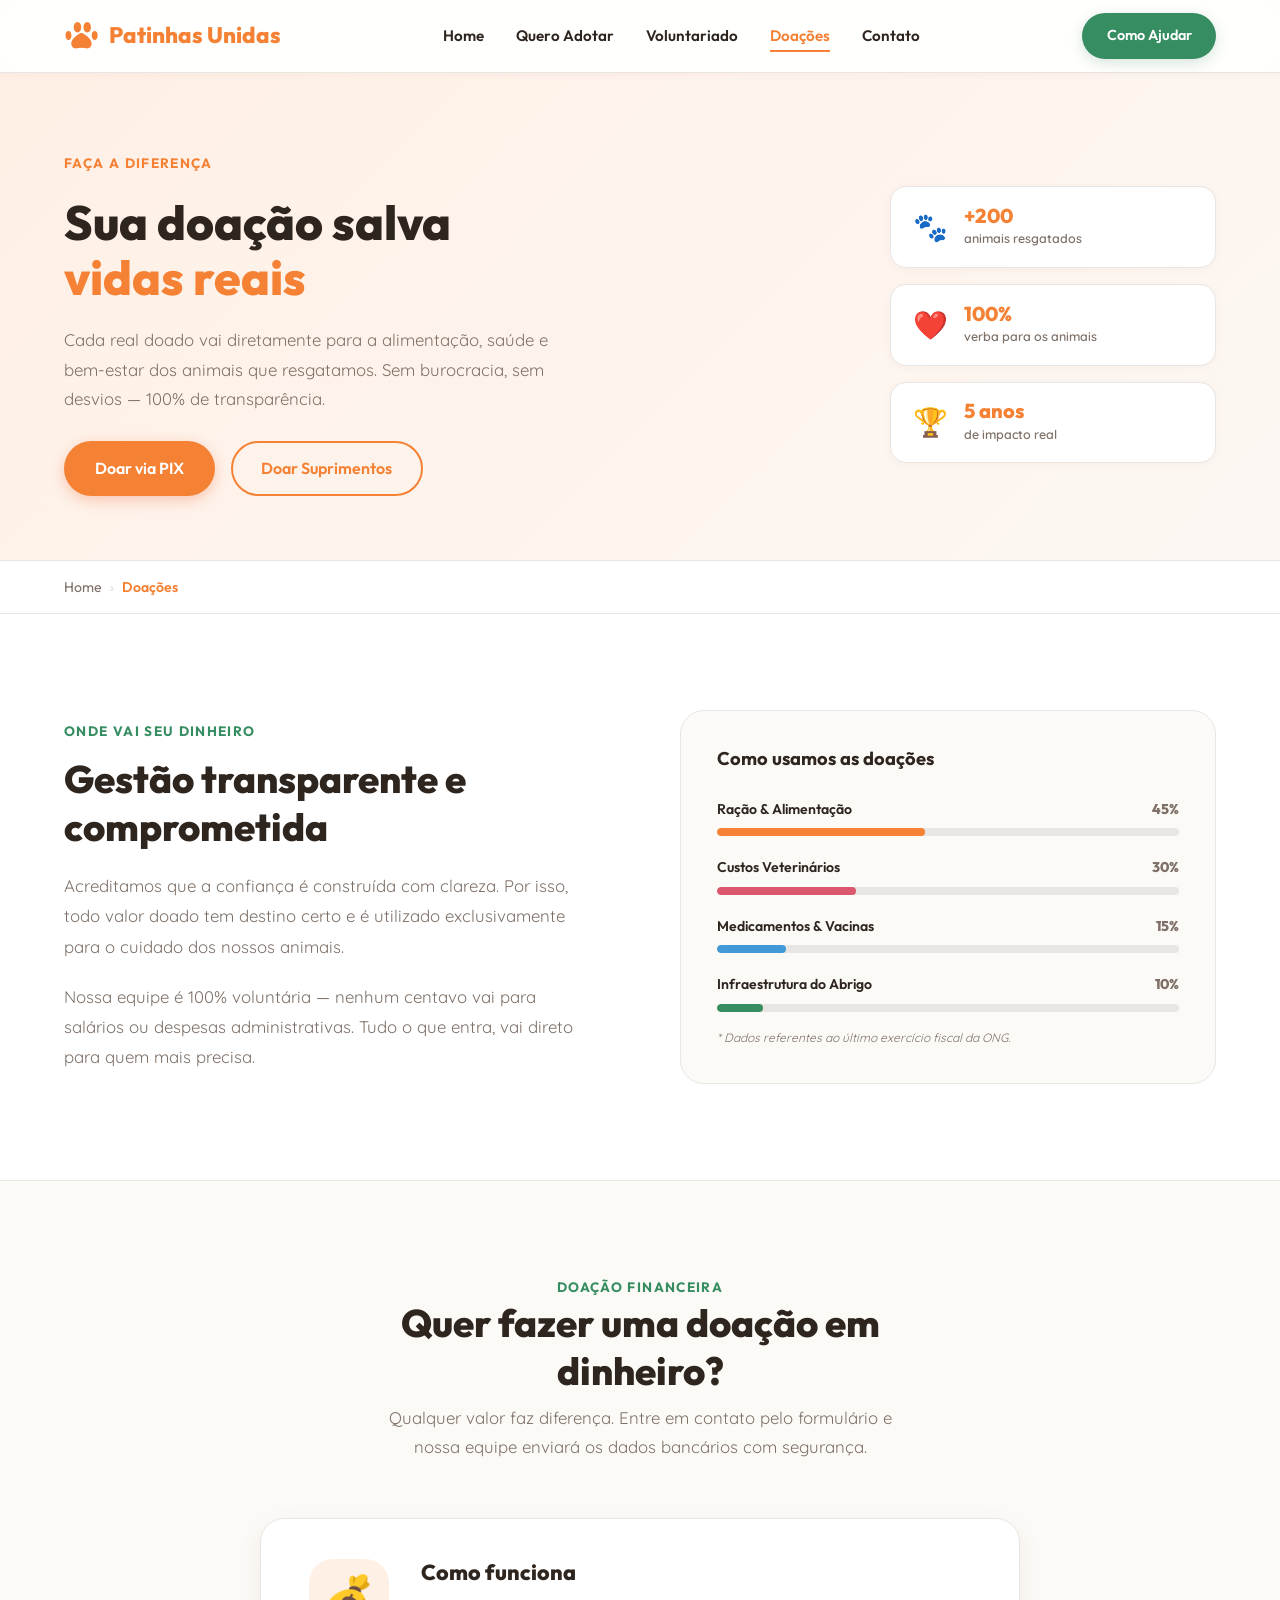
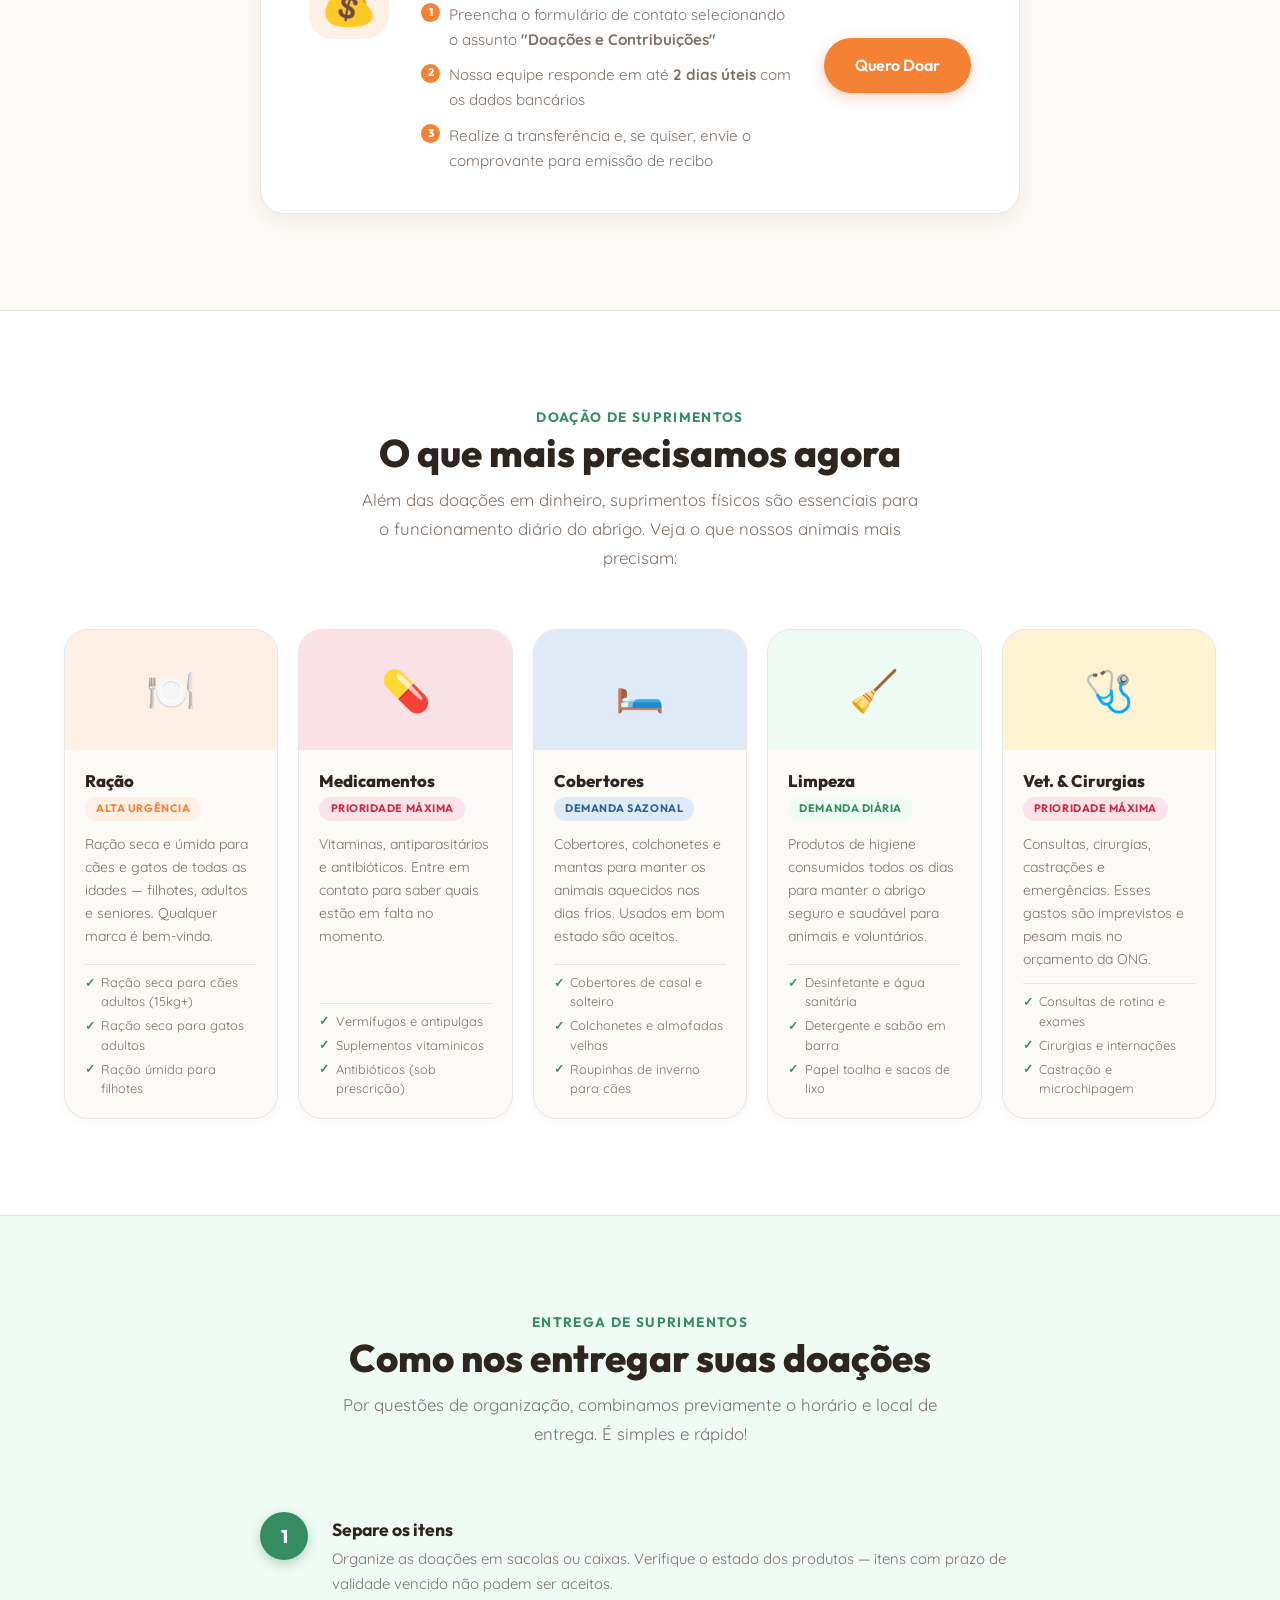
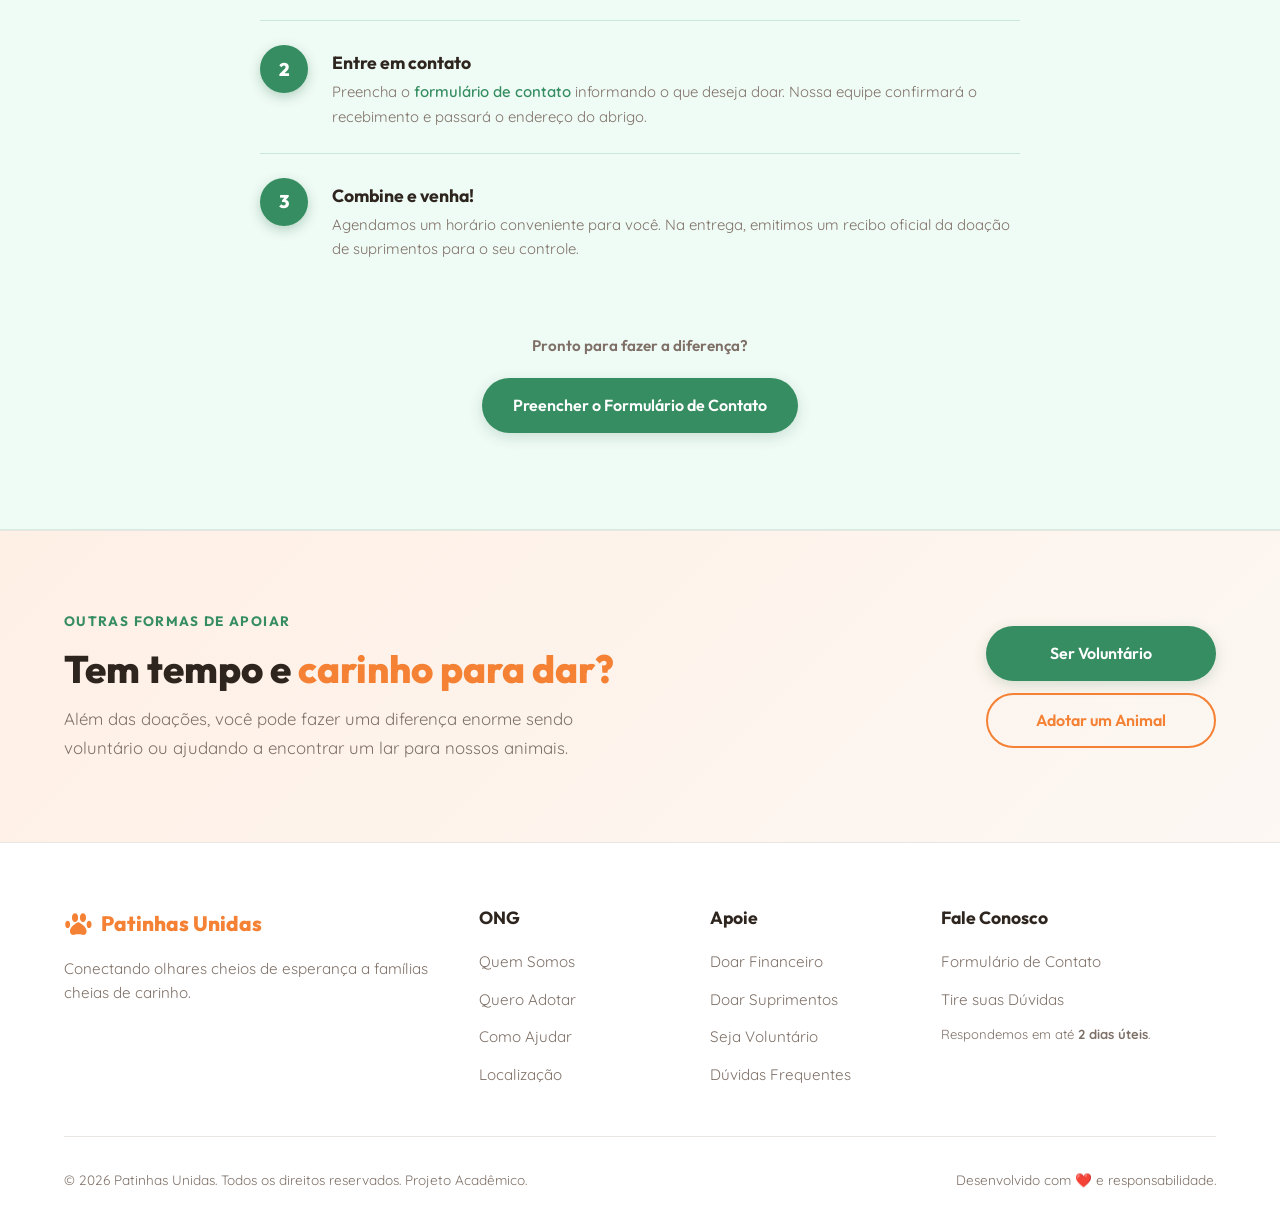
<file: doacoes.html>
<!DOCTYPE html>
<html lang="pt-BR">
<head>
    <meta charset="UTF-8">
    <meta name="viewport" content="width=device-width, initial-scale=1.0">
    <meta name="description" content="Apoie a Patinhas Unidas com doações financeiras via PIX ou doando suprimentos como ração, medicamentos e cobertores. Cada contribuição transforma vidas!">
    <title>Doações | Patinhas Unidas</title>

    <link rel="stylesheet" href="css/variables.css">
    <link rel="stylesheet" href="css/global.css">
    <link rel="stylesheet" href="css/pages.css">
</head>
<body>

    <!-- CABEÇALHO GLOBAL -->
    <header class="site-header" id="main-header">
        <div class="container header-container">
            <a href="index.html" class="logo-area" aria-label="Voltar para a página inicial">
                <svg viewBox="60 40 470 400" xmlns="http://www.w3.org/2000/svg">
                    <path d="M80 240C80 200 100 180 120 180C140 180 160 200 160 240C160 280 140 300 120 300C100 300 80 280 80 240ZM190 130C190 90 210 60 240 60C270 60 290 90 290 130C290 170 270 200 240 200C210 200 190 170 190 130ZM320 130C320 90 340 60 370 60C400 60 420 90 420 130C420 170 400 200 370 200C340 200 320 170 320 130ZM430 240C430 200 450 180 470 180C490 180 510 200 510 240C510 280 490 300 470 300C450 300 430 280 430 240ZM157 350C157 290 217 250 257 220C282 200 304 200 329 220C369 250 429 290 429 350C429 390 397 420 357 410C317 400 269 400 229 410C189 420 157 390 157 350Z"/>
                </svg>
                <span>Patinhas Unidas</span>
            </a>

            <nav aria-label="Menu principal">
                <ul class="nav-menu">
                    <li><a href="index.html" class="nav-link">Home</a></li>
                    <li><a href="animais.html" class="nav-link">Quero Adotar</a></li>
                    <li><a href="voluntariado.html" class="nav-link">Voluntariado</a></li>
                    <li><a href="doacoes.html" class="nav-link">Doações</a></li>
                    <li><a href="contato.html" class="nav-link">Contato</a></li>
                </ul>
            </nav>

            <div class="header-actions">
                <a href="doacoes.html" class="btn btn-secondary btn-header-cta" style="padding: 0.6rem 1.4rem; font-size: 0.9rem;">Como Ajudar</a>
                <button class="hamburger" id="hamburger-menu" aria-label="Abrir menu de navegação" aria-expanded="false">
                    <span></span>
                    <span></span>
                    <span></span>
                </button>
            </div>
        </div>
    </header>

    <!-- HERO -->
    <section class="donation-hero">
        <div class="container donation-hero-container">
            <div class="donation-hero-content">
                <span class="section-tag" style="color: var(--primary);">Faça a Diferença</span>
                <h1 class="donation-hero-title">Sua doação salva<br><span>vidas reais</span></h1>
                <p class="donation-hero-desc">
                    Cada real doado vai diretamente para a alimentação, saúde e bem-estar dos animais que resgatamos. Sem burocracia, sem desvios — 100% de transparência.
                </p>
                <div class="hero-buttons" style="margin-top: 0.5rem;">
                    <a href="#pix" class="btn btn-primary">Doar via PIX</a>
                    <a href="#suprimentos" class="btn btn-outline">Doar Suprimentos</a>
                </div>
            </div>

            <div class="donation-hero-stats">
                <div class="don-stat-item">
                    <span class="don-stat-icon">🐾</span>
                    <div class="don-stat-text">
                        <span class="don-stat-value">+200</span>
                        <span class="don-stat-label">animais resgatados</span>
                    </div>
                </div>
                <div class="don-stat-item">
                    <span class="don-stat-icon">❤️</span>
                    <div class="don-stat-text">
                        <span class="don-stat-value">100%</span>
                        <span class="don-stat-label">verba para os animais</span>
                    </div>
                </div>
                <div class="don-stat-item">
                    <span class="don-stat-icon">🏆</span>
                    <div class="don-stat-text">
                        <span class="don-stat-value">5 anos</span>
                        <span class="don-stat-label">de impacto real</span>
                    </div>
                </div>
            </div>
        </div>
    </section>

    <!-- BREADCRUMB -->
    <nav class="breadcrumb-section" aria-label="Navegação estrutural">
        <div class="container">
            <div class="breadcrumb">
                <a href="index.html">Home</a>
                <span class="breadcrumb-sep">›</span>
                <span class="breadcrumb-current">Doações</span>
            </div>
        </div>
    </nav>

    <!-- TRANSPARÊNCIA -->
    <section class="transparency-section">
        <div class="container">
            <div class="transparency-grid">
                <div class="transparency-content">
                    <span class="section-tag">Onde vai seu dinheiro</span>
                    <h2 class="section-title">Gestão transparente e<br>comprometida</h2>
                    <p style="color: var(--text-muted); font-size: 1.05rem; line-height: 1.8;">
                        Acreditamos que a confiança é construída com clareza. Por isso, todo valor doado tem destino certo e é utilizado exclusivamente para o cuidado dos nossos animais.
                    </p>
                    <p style="color: var(--text-muted); font-size: 1.05rem; line-height: 1.8;">
                        Nossa equipe é 100% voluntária — nenhum centavo vai para salários ou despesas administrativas. Tudo o que entra, vai direto para quem mais precisa.
                    </p>
                </div>

                <div class="transparency-breakdown">
                    <h3 class="breakdown-title">Como usamos as doações</h3>
                    <div class="breakdown-list">
                        <div class="breakdown-item">
                            <div class="breakdown-bar-area">
                                <span class="breakdown-label">Ração & Alimentação</span>
                                <span class="breakdown-pct">45%</span>
                            </div>
                            <div class="breakdown-track">
                                <div class="breakdown-fill" style="width: 45%; background-color: var(--primary);"></div>
                            </div>
                        </div>
                        <div class="breakdown-item">
                            <div class="breakdown-bar-area">
                                <span class="breakdown-label">Custos Veterinários</span>
                                <span class="breakdown-pct">30%</span>
                            </div>
                            <div class="breakdown-track">
                                <div class="breakdown-fill" style="width: 30%; background-color: hsl(350, 65%, 60%);"></div>
                            </div>
                        </div>
                        <div class="breakdown-item">
                            <div class="breakdown-bar-area">
                                <span class="breakdown-label">Medicamentos & Vacinas</span>
                                <span class="breakdown-pct">15%</span>
                            </div>
                            <div class="breakdown-track">
                                <div class="breakdown-fill" style="width: 15%; background-color: hsl(205, 65%, 55%);"></div>
                            </div>
                        </div>
                        <div class="breakdown-item">
                            <div class="breakdown-bar-area">
                                <span class="breakdown-label">Infraestrutura do Abrigo</span>
                                <span class="breakdown-pct">10%</span>
                            </div>
                            <div class="breakdown-track">
                                <div class="breakdown-fill" style="width: 10%; background-color: var(--secondary);"></div>
                            </div>
                        </div>
                    </div>
                    <p class="breakdown-note">* Dados referentes ao último exercício fiscal da ONG.</p>
                </div>
            </div>
        </div>
    </section>

    <!-- DOAÇÃO FINANCEIRA -->
    <section class="pix-section" id="pix">
        <div class="container">
            <div class="section-header-centered">
                <span class="section-tag">Doação Financeira</span>
                <h2 class="section-title">Quer fazer uma doação em dinheiro?</h2>
                <p style="color: var(--text-muted); font-size: 1.05rem; line-height: 1.75; max-width: 520px; margin: 0 auto;">
                    Qualquer valor faz diferença. Entre em contato pelo formulário e nossa equipe enviará os dados bancários com segurança.
                </p>
            </div>

            <div class="financial-donation-card">
                <div class="fin-don-icon" aria-hidden="true">💰</div>
                <div class="fin-don-content">
                    <h3>Como funciona</h3>
                    <ol class="fin-don-steps">
                        <li>Preencha o formulário de contato selecionando o assunto <strong>"Doações e Contribuições"</strong></li>
                        <li>Nossa equipe responde em até <strong>2 dias úteis</strong> com os dados bancários</li>
                        <li>Realize a transferência e, se quiser, envie o comprovante para emissão de recibo</li>
                    </ol>
                </div>
                <a href="contato.html" class="btn btn-primary fin-don-cta">Quero Doar</a>
            </div>

        </div>
    </section>

    <!-- NECESSIDADES FÍSICAS -->
    <section class="needs-section" id="suprimentos">
        <div class="container">
            <div class="section-header-centered">
                <span class="section-tag">Doação de Suprimentos</span>
                <h2 class="section-title">O que mais precisamos agora</h2>
                <p style="color: var(--text-muted); font-size: 1.05rem; line-height: 1.75; max-width: 560px; margin: 0 auto;">
                    Além das doações em dinheiro, suprimentos físicos são essenciais para o funcionamento diário do abrigo. Veja o que nossos animais mais precisam:
                </p>
            </div>

            <div class="needs-grid">

                <!-- Ração -->
                <div class="need-card">
                    <div class="need-card-icon need-icon-food" aria-hidden="true">🍽️</div>
                    <div class="need-card-body">
                        <div class="need-card-header">
                            <h3>Ração</h3>
                            <span class="need-urgency need-urgency-high">Alta Urgência</span>
                        </div>
                        <p>Ração seca e úmida para cães e gatos de todas as idades — filhotes, adultos e seniores. Qualquer marca é bem-vinda.</p>
                        <ul class="need-examples">
                            <li>Ração seca para cães adultos (15kg+)</li>
                            <li>Ração seca para gatos adultos</li>
                            <li>Ração úmida para filhotes</li>
                        </ul>
                    </div>
                </div>

                <!-- Medicamentos -->
                <div class="need-card">
                    <div class="need-card-icon need-icon-meds" aria-hidden="true">💊</div>
                    <div class="need-card-body">
                        <div class="need-card-header">
                            <h3>Medicamentos</h3>
                            <span class="need-urgency need-urgency-critical">Prioridade Máxima</span>
                        </div>
                        <p>Vitaminas, antiparasitários e antibióticos. Entre em contato para saber quais estão em falta no momento.</p>
                        <ul class="need-examples">
                            <li>Vermífugos e antipulgas</li>
                            <li>Suplementos vitamínicos</li>
                            <li>Antibióticos (sob prescrição)</li>
                        </ul>
                    </div>
                </div>

                <!-- Cobertores -->
                <div class="need-card">
                    <div class="need-card-icon need-icon-blankets" aria-hidden="true">🛏️</div>
                    <div class="need-card-body">
                        <div class="need-card-header">
                            <h3>Cobertores</h3>
                            <span class="need-urgency need-urgency-medium">Demanda Sazonal</span>
                        </div>
                        <p>Cobertores, colchonetes e mantas para manter os animais aquecidos nos dias frios. Usados em bom estado são aceitos.</p>
                        <ul class="need-examples">
                            <li>Cobertores de casal e solteiro</li>
                            <li>Colchonetes e almofadas velhas</li>
                            <li>Roupinhas de inverno para cães</li>
                        </ul>
                    </div>
                </div>

                <!-- Produtos de Limpeza -->
                <div class="need-card">
                    <div class="need-card-icon need-icon-clean" aria-hidden="true">🧹</div>
                    <div class="need-card-body">
                        <div class="need-card-header">
                            <h3>Limpeza</h3>
                            <span class="need-urgency need-urgency-ongoing">Demanda Diária</span>
                        </div>
                        <p>Produtos de higiene consumidos todos os dias para manter o abrigo seguro e saudável para animais e voluntários.</p>
                        <ul class="need-examples">
                            <li>Desinfetante e água sanitária</li>
                            <li>Detergente e sabão em barra</li>
                            <li>Papel toalha e sacos de lixo</li>
                        </ul>
                    </div>
                </div>

                <!-- Custos Veterinários -->
                <div class="need-card">
                    <div class="need-card-icon need-icon-vet" aria-hidden="true">🩺</div>
                    <div class="need-card-body">
                        <div class="need-card-header">
                            <h3>Vet. & Cirurgias</h3>
                            <span class="need-urgency need-urgency-critical">Prioridade Máxima</span>
                        </div>
                        <p>Consultas, cirurgias, castrações e emergências. Esses gastos são imprevistos e pesam mais no orçamento da ONG.</p>
                        <ul class="need-examples">
                            <li>Consultas de rotina e exames</li>
                            <li>Cirurgias e internações</li>
                            <li>Castração e microchipagem</li>
                        </ul>
                    </div>
                </div>

            </div>
        </div>
    </section>

    <!-- COMO ENTREGAR -->
    <section class="delivery-section">
        <div class="container">
            <div class="delivery-content">

                <div class="section-header-centered" style="margin-bottom: 2.5rem;">
                    <span class="section-tag" style="color: var(--secondary);">Entrega de Suprimentos</span>
                    <h2 class="section-title">Como nos entregar suas doações</h2>
                    <p style="color: var(--text-muted); font-size: 1.05rem; line-height: 1.75;">
                        Por questões de organização, combinamos previamente o horário e local de entrega. É simples e rápido!
                    </p>
                </div>

                <div class="delivery-steps">
                    <div class="delivery-step">
                        <div class="delivery-step-num" aria-hidden="true">1</div>
                        <div class="delivery-step-info">
                            <h3>Separe os itens</h3>
                            <p>Organize as doações em sacolas ou caixas. Verifique o estado dos produtos — itens com prazo de validade vencido não podem ser aceitos.</p>
                        </div>
                    </div>
                    <div class="delivery-step">
                        <div class="delivery-step-num" aria-hidden="true">2</div>
                        <div class="delivery-step-info">
                            <h3>Entre em contato</h3>
                            <p>Preencha o <a href="contato.html" style="color: var(--secondary); font-weight: 600;">formulário de contato</a> informando o que deseja doar. Nossa equipe confirmará o recebimento e passará o endereço do abrigo.</p>
                        </div>
                    </div>
                    <div class="delivery-step">
                        <div class="delivery-step-num" aria-hidden="true">3</div>
                        <div class="delivery-step-info">
                            <h3>Combine e venha!</h3>
                            <p>Agendamos um horário conveniente para você. Na entrega, emitimos um recibo oficial da doação de suprimentos para o seu controle.</p>
                        </div>
                    </div>
                </div>

                <div class="delivery-cta">
                    <p class="delivery-cta-label">Pronto para fazer a diferença?</p>
                    <a href="contato.html" class="btn btn-secondary">Preencher o Formulário de Contato</a>
                </div>

            </div>
        </div>
    </section>

    <!-- CTA FINAL -->
    <section class="donation-cta-section">
        <div class="container">
            <div class="donation-cta-container">
                <div class="donation-cta-text">
                    <span class="section-tag">Outras formas de apoiar</span>
                    <h2>Tem tempo e <span>carinho para dar?</span></h2>
                    <p>Além das doações, você pode fazer uma diferença enorme sendo voluntário ou ajudando a encontrar um lar para nossos animais.</p>
                </div>
                <div class="donation-cta-actions">
                    <a href="voluntariado.html" class="btn btn-secondary">Ser Voluntário</a>
                    <a href="animais.html" class="btn btn-outline">Adotar um Animal</a>
                </div>
            </div>
        </div>
    </section>

    <!-- RODAPÉ -->
    <footer class="site-footer">
        <div class="container">
            <div class="footer-grid">
                <div class="footer-brand">
                    <div class="footer-logo">
                        <svg viewBox="60 40 470 400" xmlns="http://www.w3.org/2000/svg">
                            <path d="M80 240C80 200 100 180 120 180C140 180 160 200 160 240C160 280 140 300 120 300C100 300 80 280 80 240ZM190 130C190 90 210 60 240 60C270 60 290 90 290 130C290 170 270 200 240 200C210 200 190 170 190 130ZM320 130C320 90 340 60 370 60C400 60 420 90 420 130C420 170 400 200 370 200C340 200 320 170 320 130ZM430 240C430 200 450 180 470 180C490 180 510 200 510 240C510 280 490 300 470 300C450 300 430 280 430 240ZM157 350C157 290 217 250 257 220C282 200 304 200 329 220C369 250 429 290 429 350C429 390 397 420 357 410C317 400 269 400 229 410C189 420 157 390 157 350Z"/>
                        </svg>
                        <span>Patinhas Unidas</span>
                    </div>
                    <p class="footer-tagline">Conectando olhares cheios de esperança a famílias cheias de carinho.</p>
                </div>

                <div>
                    <h4 class="footer-heading">ONG</h4>
                    <ul class="footer-links">
                        <li><a href="index.html#sobre">Quem Somos</a></li>
                        <li><a href="animais.html">Quero Adotar</a></li>
                        <li><a href="voluntariado.html">Como Ajudar</a></li>
                        <li><a href="contato.html">Localização</a></li>
                    </ul>
                </div>

                <div>
                    <h4 class="footer-heading">Apoie</h4>
                    <ul class="footer-links">
                        <li><a href="doacoes.html">Doar Financeiro</a></li>
                        <li><a href="doacoes.html#suprimentos">Doar Suprimentos</a></li>
                        <li><a href="voluntariado.html">Seja Voluntário</a></li>
                        <li><a href="contato.html">Dúvidas Frequentes</a></li>
                    </ul>
                </div>

                <div>
                    <h4 class="footer-heading">Fale Conosco</h4>
                    <ul class="footer-links">
                        <li><a href="contato.html">Formulário de Contato</a></li>
                        <li><a href="contato.html">Tire suas Dúvidas</a></li>
                    </ul>
                    <p style="font-size: 0.82rem; color: var(--text-muted); margin-top: 0.75rem; line-height: 1.6;">Respondemos em até <strong>2 dias úteis</strong>.</p>
                </div>
            </div>

            <div class="footer-bottom">
                <p>&copy; 2026 Patinhas Unidas. Todos os direitos reservados. Projeto Acadêmico.</p>
                <p>Desenvolvido com ❤️ e responsabilidade.</p>
            </div>
        </div>
    </footer>

    <script src="js/main.js"></script>
    <script src="js/doacoes.js"></script>
</body>
</html>
</file>
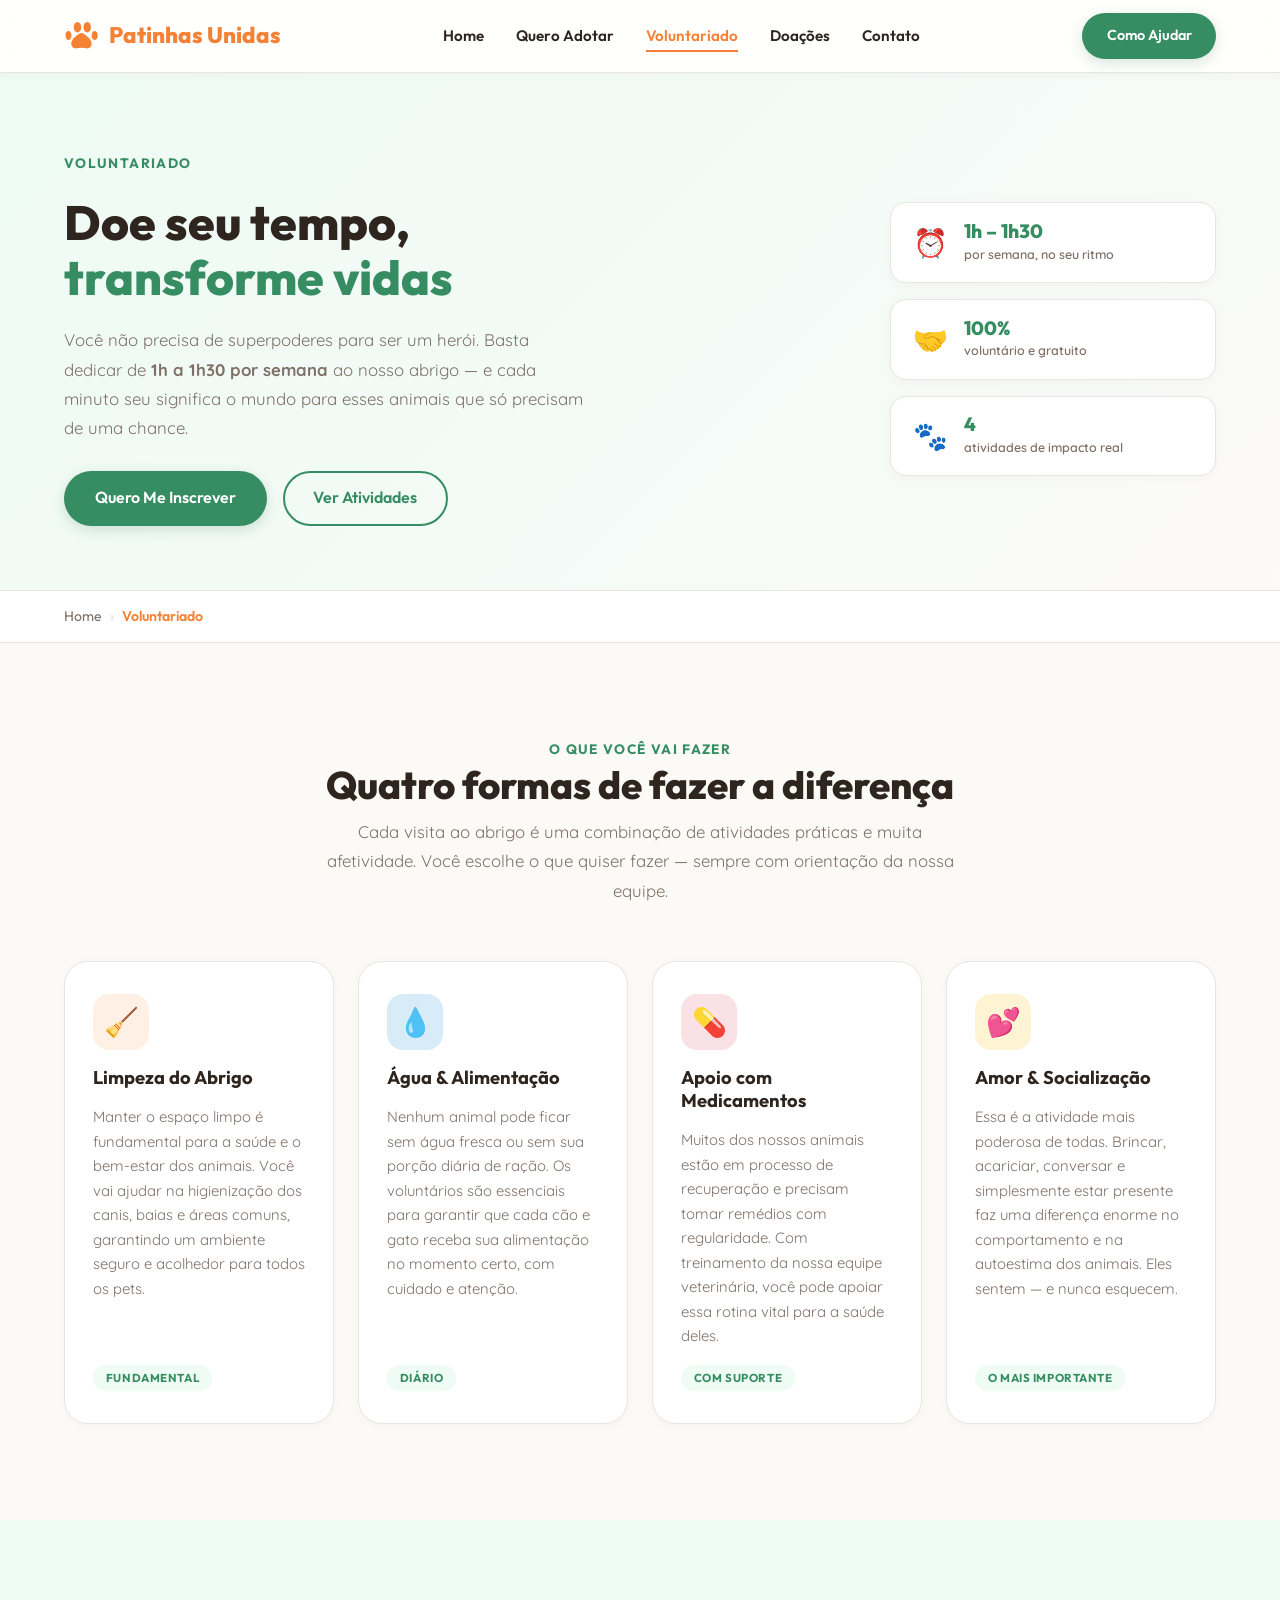
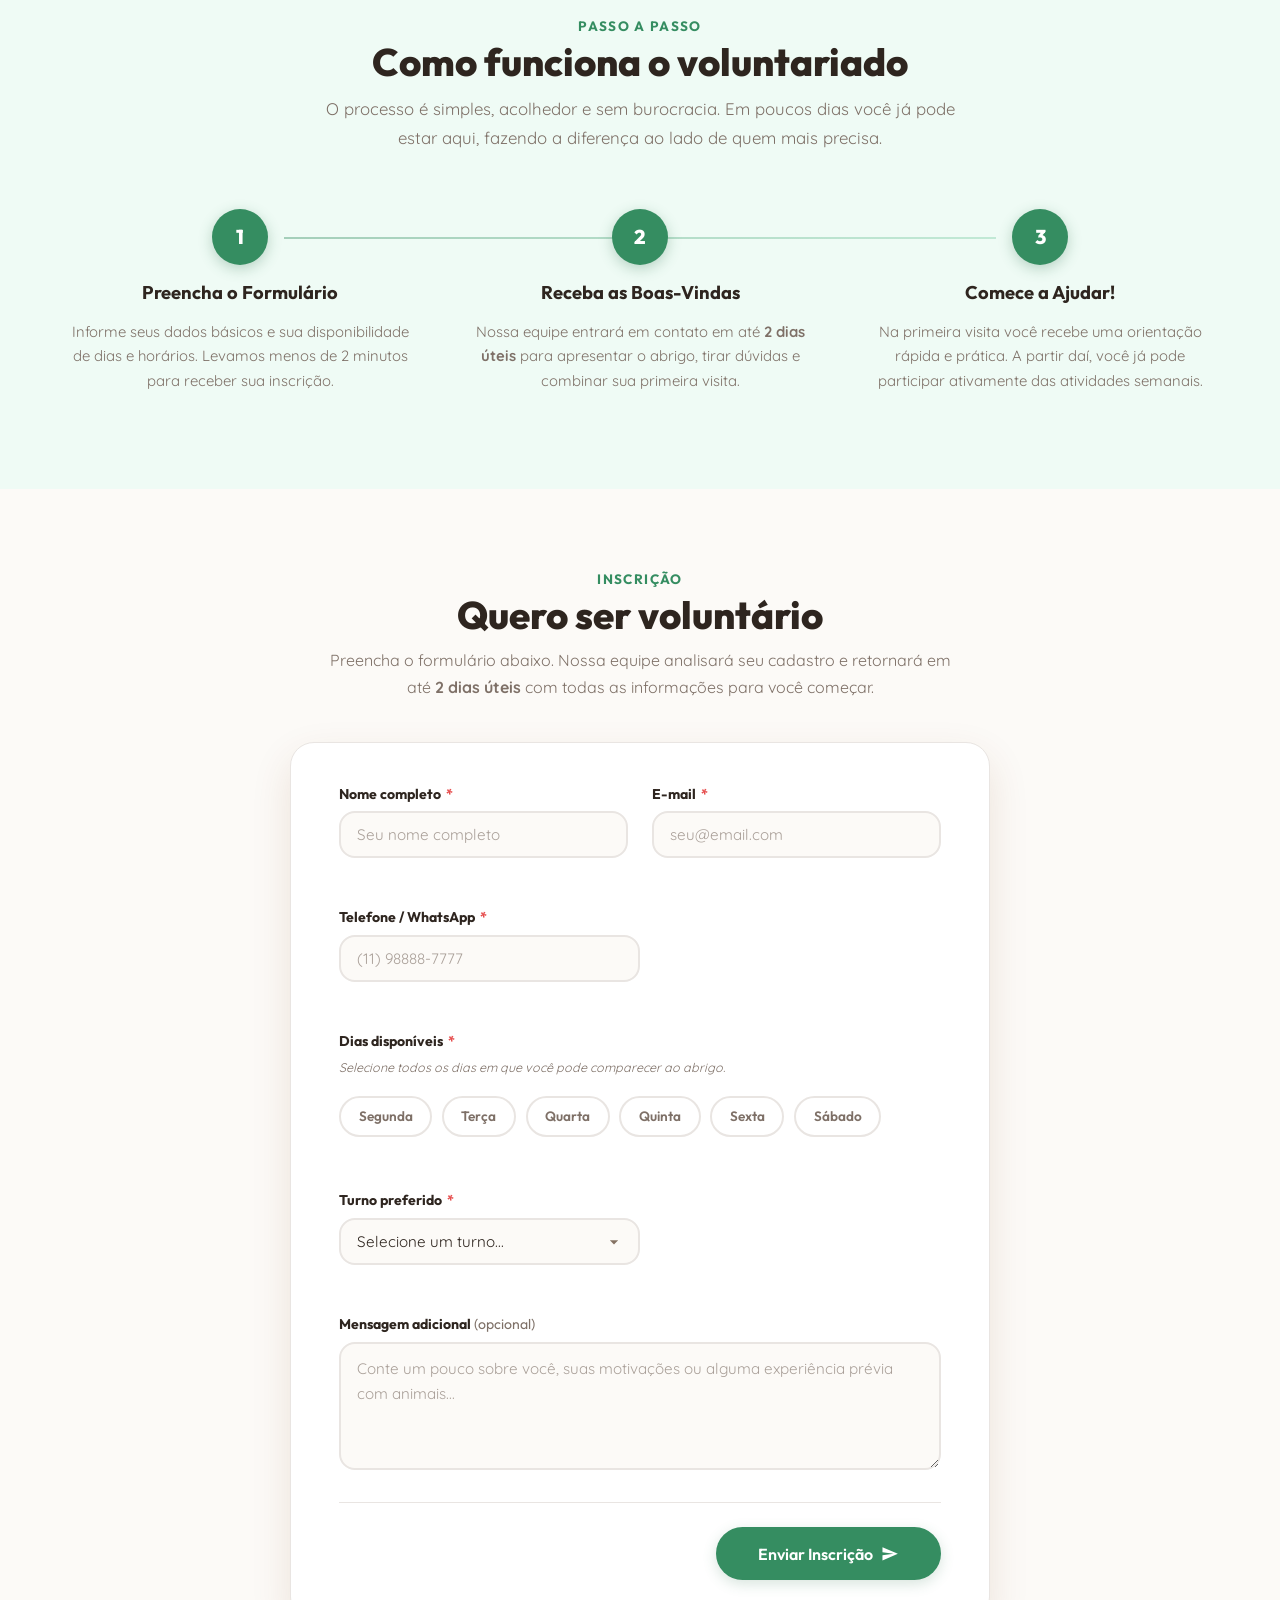
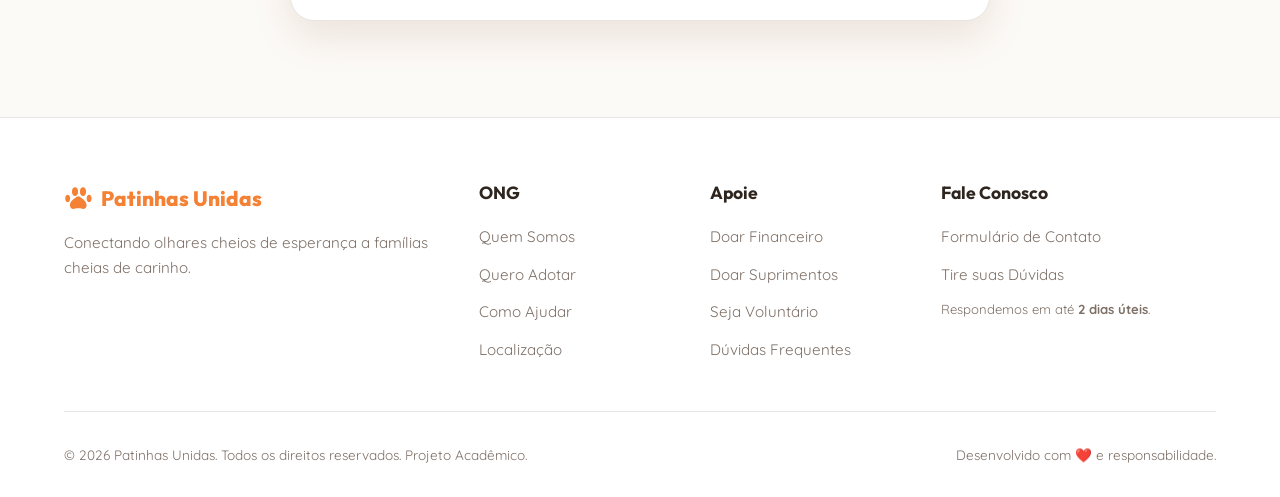
<file: voluntariado.html>
<!DOCTYPE html>
<html lang="pt-BR">
<head>
    <meta charset="UTF-8">
    <meta name="viewport" content="width=device-width, initial-scale=1.0">
    <meta name="description" content="Seja voluntário da Patinhas Unidas! Doe de 1h a 1h30 por semana e ajude com limpeza, água, medicamentos e muito carinho aos nossos animais resgatados.">
    <title>Voluntariado | Patinhas Unidas</title>

    <link rel="stylesheet" href="css/variables.css">
    <link rel="stylesheet" href="css/global.css">
    <link rel="stylesheet" href="css/pages.css">
</head>
<body>

    <!-- CABEÇALHO GLOBAL -->
    <header class="site-header" id="main-header">
        <div class="container header-container">
            <a href="index.html" class="logo-area" aria-label="Voltar para a página inicial">
                <svg viewBox="60 40 470 400" xmlns="http://www.w3.org/2000/svg">
                    <path d="M80 240C80 200 100 180 120 180C140 180 160 200 160 240C160 280 140 300 120 300C100 300 80 280 80 240ZM190 130C190 90 210 60 240 60C270 60 290 90 290 130C290 170 270 200 240 200C210 200 190 170 190 130ZM320 130C320 90 340 60 370 60C400 60 420 90 420 130C420 170 400 200 370 200C340 200 320 170 320 130ZM430 240C430 200 450 180 470 180C490 180 510 200 510 240C510 280 490 300 470 300C450 300 430 280 430 240ZM157 350C157 290 217 250 257 220C282 200 304 200 329 220C369 250 429 290 429 350C429 390 397 420 357 410C317 400 269 400 229 410C189 420 157 390 157 350Z"/>
                </svg>
                <span>Patinhas Unidas</span>
            </a>

            <nav aria-label="Menu principal">
                <ul class="nav-menu">
                    <li><a href="index.html" class="nav-link">Home</a></li>
                    <li><a href="animais.html" class="nav-link">Quero Adotar</a></li>
                    <li><a href="voluntariado.html" class="nav-link">Voluntariado</a></li>
                    <li><a href="doacoes.html" class="nav-link">Doações</a></li>
                    <li><a href="contato.html" class="nav-link">Contato</a></li>
                </ul>
            </nav>

            <div class="header-actions">
                <a href="doacoes.html" class="btn btn-secondary btn-header-cta" style="padding: 0.6rem 1.4rem; font-size: 0.9rem;">Como Ajudar</a>
                <button class="hamburger" id="hamburger-menu" aria-label="Abrir menu de navegação" aria-expanded="false">
                    <span></span>
                    <span></span>
                    <span></span>
                </button>
            </div>
        </div>
    </header>

    <!-- HERO -->
    <section class="volunteer-hero">
        <div class="container volunteer-hero-container">
            <div class="volunteer-hero-content">
                <span class="section-tag">Voluntariado</span>
                <h1 class="volunteer-hero-title">Doe seu tempo,<br><span>transforme vidas</span></h1>
                <p class="volunteer-hero-desc">Você não precisa de superpoderes para ser um herói. Basta dedicar de <strong>1h a 1h30 por semana</strong> ao nosso abrigo — e cada minuto seu significa o mundo para esses animais que só precisam de uma chance.</p>
                <div class="hero-buttons" style="margin-top: 0.5rem;">
                    <a href="#formulario-voluntario" class="btn btn-secondary">Quero Me Inscrever</a>
                    <a href="#atividades" class="btn btn-outline" style="border-color: var(--secondary); color: var(--secondary);">Ver Atividades</a>
                </div>
            </div>

            <div class="volunteer-hero-badges">
                <div class="vol-badge-item">
                    <span class="vol-badge-icon">⏰</span>
                    <div class="vol-badge-text">
                        <span class="vol-badge-value">1h – 1h30</span>
                        <span class="vol-badge-label">por semana, no seu ritmo</span>
                    </div>
                </div>
                <div class="vol-badge-item">
                    <span class="vol-badge-icon">🤝</span>
                    <div class="vol-badge-text">
                        <span class="vol-badge-value">100%</span>
                        <span class="vol-badge-label">voluntário e gratuito</span>
                    </div>
                </div>
                <div class="vol-badge-item">
                    <span class="vol-badge-icon">🐾</span>
                    <div class="vol-badge-text">
                        <span class="vol-badge-value">4</span>
                        <span class="vol-badge-label">atividades de impacto real</span>
                    </div>
                </div>
            </div>
        </div>
    </section>

    <!-- BREADCRUMB -->
    <nav class="breadcrumb-section" aria-label="Navegação estrutural">
        <div class="container">
            <div class="breadcrumb">
                <a href="index.html">Home</a>
                <span class="breadcrumb-sep">›</span>
                <span class="breadcrumb-current">Voluntariado</span>
            </div>
        </div>
    </nav>

    <!-- ATIVIDADES -->
    <section class="activities-section" id="atividades">
        <div class="container">
            <div class="section-header-centered">
                <span class="section-tag">O que você vai fazer</span>
                <h2 class="section-title">Quatro formas de fazer a diferença</h2>
                <p style="color: var(--text-muted); font-size: 1.05rem; line-height: 1.75;">Cada visita ao abrigo é uma combinação de atividades práticas e muita afetividade. Você escolhe o que quiser fazer — sempre com orientação da nossa equipe.</p>
            </div>

            <div class="activities-grid">

                <!-- Limpeza -->
                <div class="activity-card">
                    <div class="activity-icon activity-icon-clean">🧹</div>
                    <h3>Limpeza do Abrigo</h3>
                    <p>Manter o espaço limpo é fundamental para a saúde e o bem-estar dos animais. Você vai ajudar na higienização dos canis, baias e áreas comuns, garantindo um ambiente seguro e acolhedor para todos os pets.</p>
                    <span class="activity-tag">Fundamental</span>
                </div>

                <!-- Água -->
                <div class="activity-card">
                    <div class="activity-icon activity-icon-water">💧</div>
                    <h3>Água & Alimentação</h3>
                    <p>Nenhum animal pode ficar sem água fresca ou sem sua porção diária de ração. Os voluntários são essenciais para garantir que cada cão e gato receba sua alimentação no momento certo, com cuidado e atenção.</p>
                    <span class="activity-tag">Diário</span>
                </div>

                <!-- Medicamentos -->
                <div class="activity-card">
                    <div class="activity-icon activity-icon-meds">💊</div>
                    <h3>Apoio com Medicamentos</h3>
                    <p>Muitos dos nossos animais estão em processo de recuperação e precisam tomar remédios com regularidade. Com treinamento da nossa equipe veterinária, você pode apoiar essa rotina vital para a saúde deles.</p>
                    <span class="activity-tag">Com suporte</span>
                </div>

                <!-- Amor -->
                <div class="activity-card">
                    <div class="activity-icon activity-icon-love">💕</div>
                    <h3>Amor & Socialização</h3>
                    <p>Essa é a atividade mais poderosa de todas. Brincar, acariciar, conversar e simplesmente estar presente faz uma diferença enorme no comportamento e na autoestima dos animais. Eles sentem — e nunca esquecem.</p>
                    <span class="activity-tag">O mais importante</span>
                </div>

            </div>
        </div>
    </section>

    <!-- COMO FUNCIONA -->
    <section class="how-section">
        <div class="container">
            <div class="section-header-centered">
                <span class="section-tag" style="color: var(--secondary);">Passo a Passo</span>
                <h2 class="section-title">Como funciona o voluntariado</h2>
                <p style="color: var(--text-muted); font-size: 1.05rem; line-height: 1.75;">O processo é simples, acolhedor e sem burocracia. Em poucos dias você já pode estar aqui, fazendo a diferença ao lado de quem mais precisa.</p>
            </div>

            <div class="how-steps">
                <div class="how-step">
                    <div class="how-step-num">1</div>
                    <h3>Preencha o Formulário</h3>
                    <p>Informe seus dados básicos e sua disponibilidade de dias e horários. Levamos menos de 2 minutos para receber sua inscrição.</p>
                </div>
                <div class="how-step">
                    <div class="how-step-num">2</div>
                    <h3>Receba as Boas-Vindas</h3>
                    <p>Nossa equipe entrará em contato em até <strong>2 dias úteis</strong> para apresentar o abrigo, tirar dúvidas e combinar sua primeira visita.</p>
                </div>
                <div class="how-step">
                    <div class="how-step-num">3</div>
                    <h3>Comece a Ajudar!</h3>
                    <p>Na primeira visita você recebe uma orientação rápida e prática. A partir daí, você já pode participar ativamente das atividades semanais.</p>
                </div>
            </div>
        </div>
    </section>

    <!-- FORMULÁRIO DE VOLUNTÁRIO -->
    <section class="volunteer-form-section" id="formulario-voluntario">
        <div class="container">
            <div class="volunteer-form-container">

                <div class="section-header-centered" style="margin-bottom: 2.5rem;">
                    <span class="section-tag">Inscrição</span>
                    <h2 class="section-title">Quero ser voluntário</h2>
                    <p style="color: var(--text-muted); font-size: 1rem; line-height: 1.7;">Preencha o formulário abaixo. Nossa equipe analisará seu cadastro e retornará em até <strong>2 dias úteis</strong> com todas as informações para você começar.</p>
                </div>

                <div class="volunteer-form-card">
                    <form id="volunteer-form" novalidate>

                        <!-- Nome e E-mail -->
                        <div class="form-row">
                            <div class="form-group">
                                <label class="form-label" for="vol-nome">
                                    Nome completo <span class="required-mark" aria-hidden="true">*</span>
                                </label>
                                <input
                                    type="text"
                                    id="vol-nome"
                                    name="vol-nome"
                                    class="form-control"
                                    placeholder="Seu nome completo"
                                    autocomplete="name"
                                    required
                                    aria-required="true"
                                    aria-describedby="erro-vol-nome"
                                >
                                <span class="field-error" id="erro-vol-nome" role="alert"></span>
                            </div>
                            <div class="form-group">
                                <label class="form-label" for="vol-email">
                                    E-mail <span class="required-mark" aria-hidden="true">*</span>
                                </label>
                                <input
                                    type="email"
                                    id="vol-email"
                                    name="vol-email"
                                    class="form-control"
                                    placeholder="seu@email.com"
                                    autocomplete="email"
                                    required
                                    aria-required="true"
                                    aria-describedby="erro-vol-email"
                                >
                                <span class="field-error" id="erro-vol-email" role="alert"></span>
                            </div>
                        </div>

                        <!-- Telefone -->
                        <div class="form-row form-row-single">
                            <div class="form-group">
                                <label class="form-label" for="vol-telefone">
                                    Telefone / WhatsApp <span class="required-mark" aria-hidden="true">*</span>
                                </label>
                                <input
                                    type="tel"
                                    id="vol-telefone"
                                    name="vol-telefone"
                                    class="form-control"
                                    placeholder="(11) 98888-7777"
                                    autocomplete="tel"
                                    required
                                    aria-required="true"
                                    aria-describedby="erro-vol-telefone"
                                    maxlength="15"
                                >
                                <span class="field-error" id="erro-vol-telefone" role="alert"></span>
                            </div>
                        </div>

                        <!-- Dias disponíveis -->
                        <div class="form-group">
                            <label class="form-label" id="label-dias">
                                Dias disponíveis <span class="required-mark" aria-hidden="true">*</span>
                            </label>
                            <p class="field-hint" style="margin-bottom: 0.5rem;">Selecione todos os dias em que você pode comparecer ao abrigo.</p>
                            <div class="days-grid" role="group" aria-labelledby="label-dias" aria-describedby="erro-vol-dias">
                                <label class="day-pill">
                                    <input type="checkbox" name="vol-dias" value="segunda">
                                    Segunda
                                </label>
                                <label class="day-pill">
                                    <input type="checkbox" name="vol-dias" value="terca">
                                    Terça
                                </label>
                                <label class="day-pill">
                                    <input type="checkbox" name="vol-dias" value="quarta">
                                    Quarta
                                </label>
                                <label class="day-pill">
                                    <input type="checkbox" name="vol-dias" value="quinta">
                                    Quinta
                                </label>
                                <label class="day-pill">
                                    <input type="checkbox" name="vol-dias" value="sexta">
                                    Sexta
                                </label>
                                <label class="day-pill">
                                    <input type="checkbox" name="vol-dias" value="sabado">
                                    Sábado
                                </label>
                            </div>
                            <span class="field-error" id="erro-vol-dias" role="alert"></span>
                        </div>

                        <!-- Turno preferido -->
                        <div class="form-row form-row-single">
                            <div class="form-group">
                                <label class="form-label" for="vol-turno">
                                    Turno preferido <span class="required-mark" aria-hidden="true">*</span>
                                </label>
                                <select
                                    id="vol-turno"
                                    name="vol-turno"
                                    class="form-control"
                                    required
                                    aria-required="true"
                                    aria-describedby="erro-vol-turno"
                                >
                                    <option value="" disabled selected>Selecione um turno...</option>
                                    <option value="manha">Manhã (8h às 12h)</option>
                                    <option value="tarde">Tarde (13h às 17h)</option>
                                    <option value="qualquer">Qualquer horário — sou flexível</option>
                                </select>
                                <span class="field-error" id="erro-vol-turno" role="alert"></span>
                            </div>
                        </div>

                        <!-- Mensagem adicional (opcional) -->
                        <div class="form-group">
                            <label class="form-label" for="vol-mensagem">
                                Mensagem adicional <span style="color: var(--text-muted); font-weight: 400;">(opcional)</span>
                            </label>
                            <textarea
                                id="vol-mensagem"
                                name="vol-mensagem"
                                class="form-control form-textarea"
                                placeholder="Conte um pouco sobre você, suas motivações ou alguma experiência prévia com animais..."
                                rows="4"
                            ></textarea>
                        </div>

                        <!-- Botão de envio -->
                        <div class="form-nav" style="justify-content: flex-end;">
                            <button type="submit" class="btn btn-secondary" style="padding: 0.9rem 2.5rem;" aria-label="Enviar inscrição de voluntário">
                                Enviar Inscrição
                                <svg viewBox="0 0 24 24" xmlns="http://www.w3.org/2000/svg" aria-hidden="true" style="width: 1.1rem; height: 1.1rem; fill: currentColor;">
                                    <path d="M2.01 21L23 12 2.01 3 2 10l15 2-15 2z"/>
                                </svg>
                            </button>
                        </div>

                    </form>
                </div>

            </div>
        </div>
    </section>

    <!-- MODAL DE SUCESSO -->
    <div class="success-overlay"
         id="volunteer-success-modal"
         role="dialog"
         aria-modal="true"
         aria-labelledby="vol-success-title"
         aria-describedby="vol-success-desc"
         style="display:none;">
        <div class="success-card">
            <div class="success-icon-wrapper" aria-hidden="true">
                <svg class="success-checkmark" viewBox="0 0 52 52" xmlns="http://www.w3.org/2000/svg">
                    <circle class="checkmark-circle" cx="26" cy="26" r="25" fill="none"/>
                    <path class="checkmark-check" fill="none" d="M14.1 27.2l7.1 7.2 16.7-16.8"/>
                </svg>
            </div>
            <h2 id="vol-success-title" class="success-title">Inscrição Recebida!</h2>
            <p id="vol-success-desc" class="success-desc">
                Que alegria ter você conosco! Nossa equipe analisará sua inscrição e entrará em contato em até <strong>2 dias úteis</strong> para agendar sua primeira visita ao abrigo. Obrigado por querer fazer a diferença! 🐾
            </p>
            <div class="success-paw" aria-hidden="true">🤝</div>
            <div class="success-actions">
                <a href="index.html" class="btn btn-secondary">Voltar ao Início</a>
                <a href="animais.html" class="btn btn-outline">Conhecer os Animais</a>
            </div>
        </div>
    </div>

    <!-- RODAPÉ -->
    <footer class="site-footer">
        <div class="container">
            <div class="footer-grid">
                <div class="footer-brand">
                    <div class="footer-logo">
                        <svg viewBox="60 40 470 400" xmlns="http://www.w3.org/2000/svg">
                            <path d="M80 240C80 200 100 180 120 180C140 180 160 200 160 240C160 280 140 300 120 300C100 300 80 280 80 240ZM190 130C190 90 210 60 240 60C270 60 290 90 290 130C290 170 270 200 240 200C210 200 190 170 190 130ZM320 130C320 90 340 60 370 60C400 60 420 90 420 130C420 170 400 200 370 200C340 200 320 170 320 130ZM430 240C430 200 450 180 470 180C490 180 510 200 510 240C510 280 490 300 470 300C450 300 430 280 430 240ZM157 350C157 290 217 250 257 220C282 200 304 200 329 220C369 250 429 290 429 350C429 390 397 420 357 410C317 400 269 400 229 410C189 420 157 390 157 350Z"/>
                        </svg>
                        <span>Patinhas Unidas</span>
                    </div>
                    <p class="footer-tagline">Conectando olhares cheios de esperança a famílias cheias de carinho.</p>
                </div>

                <div>
                    <h4 class="footer-heading">ONG</h4>
                    <ul class="footer-links">
                        <li><a href="index.html#sobre">Quem Somos</a></li>
                        <li><a href="animais.html">Quero Adotar</a></li>
                        <li><a href="voluntariado.html">Como Ajudar</a></li>
                        <li><a href="contato.html">Localização</a></li>
                    </ul>
                </div>

                <div>
                    <h4 class="footer-heading">Apoie</h4>
                    <ul class="footer-links">
                        <li><a href="doacoes.html">Doar Financeiro</a></li>
                        <li><a href="doacoes.html">Doar Suprimentos</a></li>
                        <li><a href="voluntariado.html">Seja Voluntário</a></li>
                        <li><a href="contato.html">Dúvidas Frequentes</a></li>
                    </ul>
                </div>

                <div>
                    <h4 class="footer-heading">Fale Conosco</h4>
                    <ul class="footer-links">
                        <li><a href="contato.html">Formulário de Contato</a></li>
                        <li><a href="contato.html">Tire suas Dúvidas</a></li>
                    </ul>
                    <p style="font-size: 0.82rem; color: var(--text-muted); margin-top: 0.75rem; line-height: 1.6;">Respondemos em até <strong>2 dias úteis</strong>.</p>
                </div>
            </div>

            <div class="footer-bottom">
                <p>&copy; 2026 Patinhas Unidas. Todos os direitos reservados. Projeto Acadêmico.</p>
                <p>Desenvolvido com ❤️ e responsabilidade.</p>
            </div>
        </div>
    </footer>

    <script src="js/main.js"></script>
    <script src="js/voluntariado.js"></script>
</body>
</html>
</file>
<file: css/variables.css>
/* ==========================================================================
   DESIGN SYSTEM - VARIÁVEIS DO PROJETO (ONG DE ADOÇÃO)
   ========================================================================== */

@import url('https://fonts.googleapis.com/css2?family=Outfit:wght@300;400;500;600;700;800&family=Quicksand:wght@400;500;600;700&display=swap');

:root {
    /* --- Tipografia --- */
    --font-heading: 'Outfit', sans-serif;
    --font-body: 'Quicksand', sans-serif;

    /* --- Paleta de Cores Acolhedora (Tema Claro) --- */
    --primary: hsl(24, 90%, 58%);         /* Terracota/Laranja amigável (Alegria, energia pet) */
    --primary-hover: hsl(24, 90%, 48%);
    --primary-light: hsl(24, 100%, 95%);
    --secondary: hsl(150, 45%, 38%);       /* Verde Menta/Folha (Natureza, saúde, esperança) */
    --secondary-hover: hsl(150, 45%, 30%);
    --secondary-light: hsl(150, 60%, 96%);

    --accent: hsl(45, 95%, 60%);          /* Amarelo Quente (Acolhimento, calor humano) */
    --text-main: hsl(24, 20%, 15%);       /* Chocolate escuro suave em vez de preto puro */
    --text-muted: hsl(24, 10%, 45%);
    --bg-main: hsl(30, 50%, 98%);         /* Off-white quente super suave e acolhedor */
    --bg-card: hsl(0, 0%, 100%);
    --border-color: hsl(24, 15%, 90%);
    
    /* --- Estados --- */
    --success: hsl(140, 50%, 45%);
    --error: hsl(0, 75%, 60%);
    --warning: hsl(35, 90%, 55%);

    /* --- Elevação e Sombras --- */
    --shadow-sm: 0 2px 8px rgba(120, 60, 20, 0.04);
    --shadow-md: 0 8px 24px rgba(120, 60, 20, 0.08);
    --shadow-lg: 0 16px 40px rgba(120, 60, 20, 0.12);
    
    /* --- Layout e Transições --- */
    --radius-sm: 8px;
    --radius-md: 16px;
    --radius-lg: 24px;
    --radius-full: 9999px;
    --transition-fast: 0.2s cubic-bezier(0.4, 0, 0.2, 1);
    --transition-smooth: 0.4s cubic-bezier(0.4, 0, 0.2, 1);
    --max-width: 1200px;
}
</file>
<file: css/global.css>
/* ==========================================================================
   GLOBAL STYLES, HEADER, FOOTER & RESET
   ========================================================================== */

/* --- Reset & Base Configs --- */
*, *::before, *::after {
    box-sizing: border-box;
    margin: 0;
    padding: 0;
}

html {
    scroll-behavior: smooth;
    font-size: 16px;
}

body {
    font-family: var(--font-body);
    background-color: var(--bg-main);
    color: var(--text-main);
    line-height: 1.6;
    overflow-x: hidden;
    transition: background-color var(--transition-smooth), color var(--transition-smooth);
}

h1, h2, h3, h4, h5, h6 {
    font-family: var(--font-heading);
    font-weight: 700;
    color: var(--text-main);
    line-height: 1.25;
}

a {
    color: inherit;
    text-decoration: none;
    transition: color var(--transition-fast);
}

img {
    max-width: 100%;
    height: auto;
    display: block;
    border-radius: var(--radius-md);
}

/* --- Container e Layouts --- */
.container {
    width: 100%;
    max-width: var(--max-width);
    margin: 0 auto;
    padding: 0 1.5rem;
}

/* --- Botões / CTAs Premium --- */
.btn {
    display: inline-flex;
    align-items: center;
    justify-content: center;
    gap: 0.5rem;
    padding: 0.8rem 1.8rem;
    font-family: var(--font-heading);
    font-weight: 600;
    font-size: 1rem;
    border-radius: var(--radius-full);
    border: 2px solid transparent;
    cursor: pointer;
    transition: transform var(--transition-fast), background-color var(--transition-fast), border-color var(--transition-fast), box-shadow var(--transition-fast);
}

.btn:hover {
    transform: translateY(-2px);
}

.btn:active {
    transform: translateY(0);
}

.btn-primary {
    background-color: var(--primary);
    color: #ffffff;
    box-shadow: 0 4px 14px rgba(235, 94, 40, 0.3);
}

.btn-primary:hover {
    background-color: var(--primary-hover);
    box-shadow: 0 6px 20px rgba(235, 94, 40, 0.4);
}

.btn-secondary {
    background-color: var(--secondary);
    color: #ffffff;
    box-shadow: 0 4px 14px rgba(56, 122, 87, 0.2);
}

.btn-secondary:hover {
    background-color: var(--secondary-hover);
    box-shadow: 0 6px 20px rgba(56, 122, 87, 0.3);
}

.btn-outline {
    background-color: transparent;
    border-color: var(--primary);
    color: var(--primary);
}

.btn-outline:hover {
    background-color: var(--primary-light);
}

/* --- Badges --- */
.badge {
    display: inline-flex;
    padding: 0.25rem 0.75rem;
    border-radius: var(--radius-full);
    font-size: 0.8rem;
    font-weight: 700;
    text-transform: uppercase;
}

.badge-success {
    background-color: var(--secondary-light);
    color: var(--secondary);
}

.badge-warning {
    background-color: var(--primary-light);
    color: var(--primary);
}

/* --- HEADER GLOBAL (Glassmorphism & Responsivo) --- */
.site-header {
    position: sticky;
    top: 0;
    left: 0;
    width: 100%;
    z-index: 1000;
    background-color: rgba(255, 255, 255, 0.85);
    backdrop-filter: blur(12px);
    -webkit-backdrop-filter: blur(12px);
    border-bottom: 1px solid var(--border-color);
    box-shadow: var(--shadow-sm);
    transition: background-color var(--transition-smooth), border-color var(--transition-smooth);
}

.header-container {
    display: flex;
    align-items: center;
    justify-content: space-between;
    height: 4.5rem;
}

.logo-area {
    display: flex;
    align-items: center;
    gap: 0.6rem;
    font-family: var(--font-heading);
    font-size: 1.4rem;
    font-weight: 800;
    color: var(--primary);
}

.logo-area svg {
    fill: currentColor;
    width: 2.2rem;
    height: 2.2rem;
}

.nav-menu {
    display: flex;
    align-items: center;
    gap: 2rem;
    list-style: none;
}

.nav-link {
    font-family: var(--font-heading);
    font-weight: 600;
    font-size: 0.95rem;
    position: relative;
    padding: 0.4rem 0;
    color: var(--text-main);
}

.nav-link:hover, .nav-link.active {
    color: var(--primary);
}

.nav-link::after {
    content: '';
    position: absolute;
    bottom: 0;
    left: 0;
    width: 0;
    height: 2px;
    background-color: var(--primary);
    transition: width var(--transition-fast);
}

.nav-link:hover::after, .nav-link.active::after {
    width: 100%;
}

/* -- Ações no Header -- */
.header-actions {
    display: flex;
    align-items: center;
    gap: 1rem;
}

/* Menu Hambúrguer (Mobile) */
.hamburger {
    display: none;
    flex-direction: column;
    justify-content: space-between;
    width: 24px;
    height: 18px;
    background: none;
    border: none;
    cursor: pointer;
    z-index: 1010;
}

.hamburger span {
    display: block;
    width: 100%;
    height: 2px;
    background-color: var(--text-main);
    border-radius: var(--radius-full);
    transition: transform var(--transition-fast), opacity var(--transition-fast);
}

/* --- FOOTER GLOBAL --- */
.site-footer {
    background-color: var(--bg-card);
    border-top: 1px solid var(--border-color);
    padding: 4rem 0 2rem 0;
    margin-top: auto;
    transition: background-color var(--transition-smooth), border-color var(--transition-smooth);
}

.footer-grid {
    display: grid;
    grid-template-columns: 2fr 1fr 1fr 1.5fr;
    gap: 3rem;
    margin-bottom: 3rem;
}

.footer-brand {
    display: flex;
    flex-direction: column;
    gap: 1rem;
}

.footer-logo {
    display: flex;
    align-items: center;
    gap: 0.5rem;
    font-family: var(--font-heading);
    font-size: 1.3rem;
    font-weight: 800;
    color: var(--primary);
}

.footer-logo svg {
    fill: currentColor;
    width: 1.8rem;
    height: 1.8rem;
}

.footer-tagline {
    color: var(--text-muted);
    font-size: 0.95rem;
}

.footer-heading {
    font-size: 1.1rem;
    margin-bottom: 1.25rem;
    color: var(--text-main);
}

.footer-links {
    list-style: none;
    display: flex;
    flex-direction: column;
    gap: 0.75rem;
}

.footer-links a {
    color: var(--text-muted);
    font-size: 0.95rem;
}

.footer-links a:hover {
    color: var(--primary);
    padding-left: 4px;
}

.footer-contact-info {
    display: flex;
    flex-direction: column;
    gap: 0.75rem;
    color: var(--text-muted);
    font-size: 0.95rem;
}

.footer-contact-item {
    display: flex;
    align-items: center;
    gap: 0.5rem;
}

.footer-bottom {
    border-top: 1px solid var(--border-color);
    padding-top: 2rem;
    display: flex;
    justify-content: space-between;
    align-items: center;
    font-size: 0.85rem;
    color: var(--text-muted);
}

/* --- RESPONSIVIDADE (MEDIA QUERIES) --- */
@media (max-width: 992px) {
    .footer-grid {
        grid-template-columns: 1fr 1fr;
        gap: 2rem;
    }
}

@media (max-width: 768px) {
    /* Menu mobile via Hambúrguer */
    .hamburger {
        display: flex;
    }

    .nav-menu {
        position: fixed;
        top: 4.5rem;
        left: 0;
        width: 100%;
        height: calc(100vh - 4.5rem);
        background-color: var(--bg-card);
        flex-direction: column;
        justify-content: center;
        gap: 2.5rem;
        padding: 2rem;
        transform: translateX(-100%);
        transition: transform var(--transition-smooth);
        box-shadow: var(--shadow-lg);
        z-index: 999;
    }

    .nav-menu.open {
        transform: translateX(0);
    }

    .nav-link {
        font-size: 1.3rem;
    }

    /* Animação do Hamburger */
    .hamburger.active span:nth-child(1) {
        transform: translateY(8px) rotate(45deg);
    }
    .hamburger.active span:nth-child(2) {
        opacity: 0;
    }
    .hamburger.active span:nth-child(3) {
        transform: translateY(-8px) rotate(-45deg);
    }

    .footer-grid {
        grid-template-columns: 1fr;
        gap: 2rem;
    }

    .footer-bottom {
        flex-direction: column;
        gap: 1rem;
        text-align: center;
    }
}
</file>
<file: css/pages.css>
/* ==========================================================================
   PAGE SPECIFIC STYLES - HOME & OTHERS
   ========================================================================== */

/* ==========================================================================
   PÁGINA HOME (PÁGINA INICIAL)
   ========================================================================== */

/* --- Seção Hero / Banner Principal --- */
.hero-section {
    padding: 6rem 0 4rem 0;
    position: relative;
    overflow: hidden;
}

.hero-container {
    display: grid;
    grid-template-columns: 1.1fr 0.9fr;
    align-items: center;
    gap: 4rem;
}

.hero-content {
    display: flex;
    flex-direction: column;
    align-items: flex-start;
    gap: 1.5rem;
}

.hero-tag {
    background-color: var(--primary-light);
    color: var(--primary);
    padding: 0.5rem 1rem;
    border-radius: var(--radius-full);
    font-size: 0.85rem;
    font-weight: 700;
    text-transform: uppercase;
    letter-spacing: 0.05em;
    display: inline-flex;
    align-items: center;
    gap: 0.5rem;
}

.hero-title {
    font-size: 3.5rem;
    font-weight: 800;
    color: var(--text-main);
    line-height: 1.15;
}

.hero-title span {
    color: var(--primary);
}

.hero-description {
    font-size: 1.15rem;
    color: var(--text-muted);
    max-width: 520px;
}

.hero-buttons {
    display: flex;
    gap: 1rem;
    margin-top: 1rem;
}

.hero-image-area {
    position: relative;
}

.hero-image-wrapper {
    position: relative;
    border-radius: var(--radius-lg);
    overflow: hidden;
    box-shadow: var(--shadow-lg);
    aspect-ratio: 4 / 3;
    background-color: var(--primary-light);
    /* cor de fundo enquanto a imagem carrega */
}

.hero-image-wrapper img {
    width: 100%;
    height: 100%;
    object-fit: cover;
    object-position: top;
    transition: transform var(--transition-smooth);
}

.hero-image-wrapper:hover img {
    transform: scale(1.03);
}

/* --- Seção Apresentação da ONG (Sobre Nós) --- */
.about-section {
    padding: 6rem 0;
    background-color: var(--bg-card);
    transition: background-color var(--transition-smooth);
}

.about-grid {
    display: grid;
    grid-template-columns: 0.9fr 1.1fr;
    align-items: center;
    gap: 5rem;
}

.about-image {
    position: relative;
}

.about-image img {
    box-shadow: var(--shadow-lg);
    aspect-ratio: 1 / 1;
    object-fit: cover;
}

.about-content {
    display: flex;
    flex-direction: column;
    gap: 1.5rem;
}

.section-tag {
    color: var(--secondary);
    font-family: var(--font-heading);
    font-weight: 700;
    text-transform: uppercase;
    font-size: 0.85rem;
    letter-spacing: 0.1em;
}

.section-title {
    font-size: 2.4rem;
    font-weight: 800;
    margin-top: -0.5rem;
}

.about-text {
    color: var(--text-muted);
    font-size: 1.05rem;
}

/* --- Seção Missão, Visão e Valores (Cards) --- */
.mvv-section {
    padding: 6rem 0;
}

.mvv-grid {
    display: grid;
    grid-template-columns: repeat(3, 1fr);
    gap: 2rem;
    margin-top: 3rem;
}

.mvv-card {
    background-color: var(--bg-card);
    padding: 2.5rem;
    border-radius: var(--radius-lg);
    box-shadow: var(--shadow-sm);
    border: 1px solid var(--border-color);
    display: flex;
    flex-direction: column;
    gap: 1rem;
    transition: transform var(--transition-fast), box-shadow var(--transition-fast), border-color var(--transition-fast);
}

.mvv-card:hover {
    transform: translateY(-5px);
    box-shadow: var(--shadow-md);
    border-color: var(--primary-light);
}

.mvv-icon {
    width: 3.5rem;
    height: 3.5rem;
    border-radius: var(--radius-md);
    display: flex;
    align-items: center;
    justify-content: center;
    margin-bottom: 0.5rem;
}

.mvv-icon-missao {
    background-color: var(--primary-light);
    color: var(--primary);
}

.mvv-icon-visao {
    background-color: var(--secondary-light);
    color: var(--secondary);
}

.mvv-icon-valores {
    background-color: hsl(45, 95%, 93%);
    color: hsl(45, 95%, 45%);
}

.mvv-icon svg {
    width: 1.8rem;
    height: 1.8rem;
    fill: currentColor;
}

.mvv-card h3 {
    font-size: 1.35rem;
}

.mvv-card p {
    color: var(--text-muted);
    font-size: 0.95rem;
}

/* --- Seção Como Ajudar --- */
.help-section {
    padding: 6rem 0;
    background-color: var(--secondary-light);
    transition: background-color var(--transition-smooth);
}

.help-header {
    text-align: center;
    max-width: 600px;
    margin: 0 auto 3.5rem auto;
    display: flex;
    flex-direction: column;
    gap: 0.5rem;
}

.help-grid {
    display: grid;
    grid-template-columns: repeat(3, 1fr);
    gap: 2rem;
}

.help-card {
    background-color: var(--bg-card);
    padding: 2.5rem;
    border-radius: var(--radius-lg);
    box-shadow: var(--shadow-sm);
    display: flex;
    flex-direction: column;
    align-items: center;
    text-align: center;
    gap: 1.2rem;
    transition: transform var(--transition-smooth);
}

.help-card:hover {
    transform: translateY(-5px);
}

.help-icon {
    width: 4rem;
    height: 4rem;
    border-radius: 50%;
    background-color: var(--bg-main);
    display: flex;
    align-items: center;
    justify-content: center;
    color: var(--secondary);
    font-size: 1.8rem;
}

.help-card h3 {
    font-size: 1.3rem;
}

.help-card p {
    color: var(--text-muted);
    font-size: 0.95rem;
}

.help-card .btn {
    margin-top: auto;
    width: 100%;
}


/* ==========================================================================
   RESPONSIVIDADE DAS PÁGINAS
   ========================================================================== */
@media (max-width: 992px) {
    .hero-container {
        grid-template-columns: 1fr;
        text-align: center;
        gap: 3rem;
    }

    .hero-content {
        align-items: center;
    }

    .hero-image-area {
        max-width: 500px;
        margin: 0 auto;
        width: 100%;
    }

    .about-grid {
        grid-template-columns: 1fr;
        gap: 3rem;
    }

    .about-image {
        max-width: 450px;
        margin: 0 auto;
        width: 100%;
    }

    .mvv-grid {
        grid-template-columns: 1fr;
    }

    .help-grid {
        grid-template-columns: 1fr;
    }

}

@media (max-width: 768px) {
    .hero-title {
        font-size: 2.5rem;
    }

    .hero-buttons {
        flex-direction: column;
        width: 100%;
    }

    .hero-buttons .btn {
        width: 100%;
    }

}

/* ==========================================================================
   PÁGINA ANIMAIS (CATÁLOGO DE ADOÇÃO)
   ========================================================================== */

/* --- Hero do Catálogo --- */
.catalog-hero {
    background: linear-gradient(135deg, var(--primary-light) 0%, hsl(30, 60%, 97%) 100%);
    padding: 5rem 0 4rem;
    border-bottom: 1px solid var(--border-color);
}

.catalog-hero-container {
    display: grid;
    grid-template-columns: 1.2fr 0.8fr;
    align-items: center;
    gap: 4rem;
}

.catalog-hero-content {
    display: flex;
    flex-direction: column;
    gap: 1rem;
}

.catalog-hero-title {
    font-size: 3rem;
    font-weight: 800;
    line-height: 1.15;
}

.catalog-hero-title span {
    color: var(--primary);
}

.catalog-hero-desc {
    color: var(--text-muted);
    font-size: 1.05rem;
    max-width: 480px;
}

.catalog-hero-stats {
    display: grid;
    grid-template-columns: repeat(3, 1fr);
    gap: 1rem;
}

.catalog-stat {
    background-color: var(--bg-card);
    border-radius: var(--radius-lg);
    padding: 1.5rem 1rem;
    text-align: center;
    box-shadow: var(--shadow-sm);
    border: 1px solid var(--border-color);
    display: flex;
    flex-direction: column;
    gap: 0.4rem;
}

.stat-number {
    font-family: var(--font-heading);
    font-size: 2.4rem;
    font-weight: 800;
    color: var(--primary);
    line-height: 1;
}

.stat-label {
    font-size: 0.78rem;
    color: var(--text-muted);
    font-weight: 600;
    line-height: 1.35;
}

/* --- Seção de Filtros (Sticky) --- */
.catalog-filters-section {
    padding: 1.75rem 0 1.25rem;
    background-color: var(--bg-card);
    border-bottom: 1px solid var(--border-color);
    position: sticky;
    top: 4.5rem;
    z-index: 100;
    box-shadow: var(--shadow-sm);
    transition: background-color var(--transition-smooth);
}

/* Busca */
.search-wrapper {
    position: relative;
    max-width: 520px;
    margin-bottom: 1.25rem;
}

.search-icon {
    position: absolute;
    left: 1.1rem;
    top: 50%;
    transform: translateY(-50%);
    width: 1.1rem;
    height: 1.1rem;
    fill: var(--text-muted);
    pointer-events: none;
}

.search-input {
    width: 100%;
    padding: 0.8rem 3rem 0.8rem 2.75rem;
    font-family: var(--font-body);
    font-size: 0.95rem;
    border: 2px solid var(--border-color);
    border-radius: var(--radius-full);
    background-color: var(--bg-main);
    color: var(--text-main);
    outline: none;
    transition: border-color var(--transition-fast), box-shadow var(--transition-fast);
}

.search-input:focus {
    border-color: var(--primary);
    box-shadow: 0 0 0 4px var(--primary-light);
}

.search-input::placeholder {
    color: var(--text-muted);
}

.search-clear {
    position: absolute;
    right: 0.75rem;
    top: 50%;
    transform: translateY(-50%);
    background: none;
    border: none;
    cursor: pointer;
    padding: 0.3rem;
    display: flex;
    align-items: center;
    justify-content: center;
    color: var(--text-muted);
    border-radius: 50%;
    transition: background-color var(--transition-fast), color var(--transition-fast);
}

.search-clear:hover {
    background-color: var(--primary-light);
    color: var(--primary);
}

.search-clear svg {
    width: 1rem;
    height: 1rem;
    fill: currentColor;
}

/* Grupos de filtro */
.filters-container {
    display: flex;
    flex-wrap: wrap;
    gap: 1.25rem;
    align-items: center;
}

.filter-group {
    display: flex;
    align-items: center;
    gap: 0.6rem;
    flex-wrap: wrap;
}

.filter-group-label {
    font-family: var(--font-heading);
    font-weight: 700;
    font-size: 0.82rem;
    color: var(--text-muted);
    text-transform: uppercase;
    letter-spacing: 0.05em;
    white-space: nowrap;
}

.filter-btns {
    display: flex;
    gap: 0.4rem;
    flex-wrap: wrap;
}

.filter-btn {
    padding: 0.38rem 0.9rem;
    font-family: var(--font-heading);
    font-weight: 600;
    font-size: 0.85rem;
    border-radius: var(--radius-full);
    border: 2px solid var(--border-color);
    background-color: transparent;
    color: var(--text-muted);
    cursor: pointer;
    transition: all var(--transition-fast);
    white-space: nowrap;
    line-height: 1.5;
}

.filter-btn:hover {
    border-color: var(--primary);
    color: var(--primary);
    background-color: var(--primary-light);
}

.filter-btn.active {
    background-color: var(--primary);
    border-color: var(--primary);
    color: #fff;
}

/* Contagem de resultados */
.results-info {
    margin-top: 1rem;
    font-size: 0.88rem;
    color: var(--text-muted);
}

.results-info span {
    font-weight: 700;
    color: var(--primary);
}

/* --- Grid de Animais --- */
.catalog-grid-section {
    padding: 3.5rem 0 6rem;
}

.animals-grid {
    display: grid;
    grid-template-columns: repeat(4, 1fr);
    gap: 1.5rem;
}

/* --- Card de Animal --- */
.animal-card {
    background-color: var(--bg-card);
    border-radius: var(--radius-lg);
    border: 1px solid var(--border-color);
    overflow: hidden;
    box-shadow: var(--shadow-sm);
    display: flex;
    flex-direction: column;
    transition: transform var(--transition-fast), box-shadow var(--transition-fast), border-color var(--transition-fast);
}

.animal-card:hover {
    transform: translateY(-6px);
    box-shadow: var(--shadow-md);
    border-color: hsl(24, 90%, 82%);
}

.animal-card[data-status="adotado"] {
    opacity: 0.7;
}

.animal-card[data-status="adotado"]:hover {
    transform: none;
    box-shadow: var(--shadow-sm);
    border-color: var(--border-color);
}

/* Imagem / Placeholder */
.animal-card-img {
    position: relative;
    overflow: hidden;
    aspect-ratio: 4 / 3;
}

.animal-card-img img {
    width: 100%;
    height: 100%;
    object-fit: cover;
    border-radius: 0;
    display: block;
    transition: transform var(--transition-smooth);
}

.animal-card:hover .animal-card-img img {
    transform: scale(1.04);
}


/* Paleta de gradientes para os placeholders */
.ph-orange    { background: linear-gradient(135deg, hsl(24, 100%, 90%), hsl(24, 90%, 76%)); }
.ph-lavender  { background: linear-gradient(135deg, hsl(270, 60%, 93%), hsl(270, 50%, 80%)); }
.ph-slate     { background: linear-gradient(135deg, hsl(215, 25%, 89%), hsl(215, 25%, 76%)); }
.ph-mint      { background: linear-gradient(135deg, hsl(150, 60%, 90%), hsl(150, 50%, 77%)); }
.ph-brown     { background: linear-gradient(135deg, hsl(30, 50%, 89%), hsl(30, 45%, 75%)); }
.ph-rose      { background: linear-gradient(135deg, hsl(350, 80%, 93%), hsl(350, 70%, 80%)); }
.ph-yellow    { background: linear-gradient(135deg, hsl(45, 100%, 89%), hsl(45, 90%, 75%)); }
.ph-sage      { background: linear-gradient(135deg, hsl(140, 30%, 89%), hsl(140, 28%, 76%)); }
.ph-blue      { background: linear-gradient(135deg, hsl(205, 70%, 91%), hsl(205, 65%, 78%)); }
.ph-peach     { background: linear-gradient(135deg, hsl(15, 90%, 91%), hsl(15, 80%, 78%)); }
.ph-amber     { background: linear-gradient(135deg, hsl(38, 95%, 89%), hsl(38, 90%, 75%)); }
.ph-dusty-rose { background: linear-gradient(135deg, hsl(340, 40%, 91%), hsl(340, 35%, 78%)); }

/* Badge de status (posicionado sobre a imagem) */
.animal-status-badge {
    position: absolute;
    top: 0.75rem;
    right: 0.75rem;
    padding: 0.28rem 0.75rem;
    border-radius: var(--radius-full);
    font-family: var(--font-heading);
    font-size: 0.72rem;
    font-weight: 700;
    text-transform: uppercase;
    letter-spacing: 0.06em;
}

.status-disponivel {
    background-color: var(--secondary);
    color: #fff;
}


/* Corpo do card */
.animal-card-body {
    padding: 1.25rem;
    display: flex;
    flex-direction: column;
    gap: 0.75rem;
    flex: 1;
}

.animal-name {
    font-size: 1.25rem;
    font-weight: 800;
    color: var(--text-main);
}

.animal-tags {
    display: flex;
    flex-wrap: wrap;
    gap: 0.35rem;
}

.animal-tag {
    background-color: var(--bg-main);
    color: var(--text-muted);
    border: 1px solid var(--border-color);
    padding: 0.18rem 0.6rem;
    border-radius: var(--radius-full);
    font-size: 0.76rem;
    font-weight: 600;
    font-family: var(--font-heading);
}

.tag-dog {
    background-color: var(--primary-light);
    color: var(--primary);
    border-color: transparent;
}

.tag-cat {
    background-color: var(--secondary-light);
    color: var(--secondary);
    border-color: transparent;
}

.btn-adopt {
    margin-top: auto;
    width: 100%;
    padding: 0.65rem 1rem;
    font-size: 0.88rem;
}


/* --- Estado: Nenhum Resultado --- */
.no-results {
    padding: 5rem 1rem;
    flex-direction: column;
    align-items: center;
    text-align: center;
    gap: 1rem;
}

.no-results-icon {
    font-size: 4rem;
}

.no-results h3 {
    font-size: 1.5rem;
}

.no-results p {
    color: var(--text-muted);
    max-width: 380px;
    font-size: 1rem;
}

/* ==========================================================================
   PÁGINA DETALHES DO ANIMAL
   ========================================================================== */

/* Breadcrumb */
.breadcrumb-section {
    background-color: var(--bg-card);
    border-bottom: 1px solid var(--border-color);
    padding: 0.9rem 0;
}

.breadcrumb {
    display: flex;
    align-items: center;
    gap: 0.5rem;
    font-size: 0.88rem;
    font-family: var(--font-heading);
    color: var(--text-muted);
}

.breadcrumb a:hover { color: var(--primary); }

.breadcrumb-sep { color: var(--border-color); font-weight: 700; }

.breadcrumb-current {
    color: var(--primary);
    font-weight: 600;
}

/* Detail Hero */
.detail-hero-section {
    padding: 3.5rem 0 3rem;
}

.detail-grid {
    display: grid;
    grid-template-columns: 1.1fr 0.9fr;
    gap: 4rem;
    align-items: start;
}

/* --- Carrossel --- */
.carousel-wrapper {
    display: flex;
    flex-direction: column;
    gap: 0.85rem;
    position: sticky;
    top: 6rem;
}

.carousel-main {
    position: relative;
    border-radius: var(--radius-lg);
    overflow: hidden;
    aspect-ratio: 4 / 3;
    background-color: var(--primary-light);
    box-shadow: var(--shadow-lg);
}

.carousel-main img {
    width: 100%;
    height: 100%;
    object-fit: cover;
    object-position: top center;
    border-radius: 0;
    transition: opacity 0.25s ease;
}

.carousel-main img.fade-out { opacity: 0; }

.carousel-btn {
    position: absolute;
    top: 50%;
    transform: translateY(-50%);
    width: 2.75rem;
    height: 2.75rem;
    background-color: rgba(255, 255, 255, 0.92);
    border: none;
    border-radius: 50%;
    cursor: pointer;
    display: flex;
    align-items: center;
    justify-content: center;
    box-shadow: var(--shadow-md);
    transition: background-color var(--transition-fast), transform var(--transition-fast), color var(--transition-fast);
    z-index: 10;
    color: var(--text-main);
}

.carousel-btn:hover {
    background-color: var(--primary);
    color: #fff;
    transform: translateY(-50%) scale(1.08);
}

.carousel-btn svg {
    width: 1.2rem;
    height: 1.2rem;
    fill: currentColor;
    pointer-events: none;
}

.carousel-btn-prev { left: 0.85rem; }
.carousel-btn-next { right: 0.85rem; }

.carousel-counter {
    position: absolute;
    bottom: 0.85rem;
    right: 0.85rem;
    background-color: rgba(0, 0, 0, 0.45);
    color: #fff;
    font-family: var(--font-heading);
    font-size: 0.78rem;
    font-weight: 600;
    padding: 0.25rem 0.7rem;
    border-radius: var(--radius-full);
    backdrop-filter: blur(4px);
    user-select: none;
}

.carousel-thumbs {
    display: flex;
    gap: 0.6rem;
}

.carousel-thumb {
    flex: 1;
    aspect-ratio: 1 / 1;
    border-radius: var(--radius-md);
    overflow: hidden;
    cursor: pointer;
    border: 3px solid transparent;
    background: none;
    padding: 0;
    transition: border-color var(--transition-fast), opacity var(--transition-fast);
    opacity: 0.6;
}

.carousel-thumb.active {
    border-color: var(--primary);
    opacity: 1;
}

.carousel-thumb:hover { opacity: 1; }

.carousel-thumb img {
    width: 100%;
    height: 100%;
    object-fit: cover;
    border-radius: 0;
    display: block;
}

/* --- Painel de Info (coluna direita) --- */
.detail-info {
    display: flex;
    flex-direction: column;
    gap: 1.5rem;
}

.detail-header {
    display: flex;
    flex-direction: column;
    gap: 0.75rem;
}

.detail-name {
    font-size: 3rem;
    font-weight: 800;
    line-height: 1.1;
}

.detail-tags {
    display: flex;
    flex-wrap: wrap;
    gap: 0.5rem;
}

.detail-tag {
    background-color: var(--bg-main);
    color: var(--text-muted);
    border: 1px solid var(--border-color);
    padding: 0.3rem 0.85rem;
    border-radius: var(--radius-full);
    font-size: 0.85rem;
    font-weight: 600;
    font-family: var(--font-heading);
}

.detail-tag-dog {
    background-color: var(--primary-light);
    color: var(--primary);
    border-color: transparent;
}

.detail-tag-cat {
    background-color: var(--secondary-light);
    color: var(--secondary);
    border-color: transparent;
}

.detail-intro {
    font-size: 1.05rem;
    color: var(--text-muted);
    line-height: 1.75;
    padding: 1.25rem 1.4rem;
    background-color: var(--bg-card);
    border-radius: var(--radius-md);
    border-left: 4px solid var(--primary);
    font-style: italic;
}

.detail-quick-info {
    display: grid;
    grid-template-columns: repeat(2, 1fr);
    gap: 0.75rem;
}

.quick-info-item {
    display: flex;
    align-items: center;
    gap: 0.7rem;
    padding: 0.85rem 1rem;
    background-color: var(--bg-card);
    border-radius: var(--radius-md);
    border: 1px solid var(--border-color);
}

.quick-info-icon { font-size: 1.3rem; flex-shrink: 0; }

.quick-info-text {
    display: flex;
    flex-direction: column;
    gap: 0.1rem;
}

.quick-info-label {
    font-size: 0.72rem;
    color: var(--text-muted);
    font-family: var(--font-heading);
    font-weight: 700;
    text-transform: uppercase;
    letter-spacing: 0.06em;
}

.quick-info-value {
    font-size: 0.9rem;
    font-weight: 700;
    color: var(--text-main);
    font-family: var(--font-heading);
}

.detail-cta {
    display: flex;
    flex-direction: column;
    gap: 0.6rem;
}

.btn-adopt-main {
    padding: 1rem 2rem;
    font-size: 1.05rem;
}

.detail-cta-note {
    font-size: 0.8rem;
    color: var(--text-muted);
    text-align: center;
}

/* --- Ficha Técnica --- */
.ficha-section {
    padding: 4rem 0;
    background-color: var(--bg-card);
    border-top: 1px solid var(--border-color);
    border-bottom: 1px solid var(--border-color);
}

.ficha-header {
    display: flex;
    flex-direction: column;
    gap: 0.5rem;
    margin-bottom: 2.5rem;
}

.ficha-grid {
    display: grid;
    grid-template-columns: repeat(3, 1fr);
    gap: 1.25rem;
}

.ficha-item {
    display: flex;
    align-items: center;
    gap: 1rem;
    padding: 1.4rem;
    background-color: var(--bg-main);
    border-radius: var(--radius-lg);
    border: 1px solid var(--border-color);
    transition: box-shadow var(--transition-fast);
}

.ficha-item:hover { box-shadow: var(--shadow-sm); }

.ficha-item-icon {
    width: 3rem;
    height: 3rem;
    border-radius: var(--radius-md);
    display: flex;
    align-items: center;
    justify-content: center;
    font-size: 1.35rem;
    flex-shrink: 0;
}

.ficha-item-icon.icon-ok   { background-color: var(--secondary-light); }
.ficha-item-icon.icon-neutral { background-color: var(--primary-light); }

.ficha-item-text {
    display: flex;
    flex-direction: column;
    gap: 0.2rem;
}

.ficha-item-label {
    font-size: 0.72rem;
    color: var(--text-muted);
    font-family: var(--font-heading);
    font-weight: 700;
    text-transform: uppercase;
    letter-spacing: 0.06em;
}

.ficha-item-value {
    font-size: 0.95rem;
    font-weight: 700;
    font-family: var(--font-heading);
}

.value-ok  { color: var(--secondary); }
.value-no  { color: var(--text-muted); }
.value-neu { color: var(--primary); }

/* --- Seção de História --- */
.story-section { padding: 5rem 0; }

.story-section-header {
    text-align: center;
    max-width: 600px;
    margin: 0 auto 3rem;
    display: flex;
    flex-direction: column;
    gap: 0.5rem;
}

.story-grid {
    display: grid;
    grid-template-columns: 1fr 1fr;
    gap: 2rem;
}

.story-card {
    background-color: var(--primary-light);
    border-radius: var(--radius-lg);
    padding: 2.5rem;
    border: 1px solid hsl(24, 60%, 88%);
    display: flex;
    flex-direction: column;
    gap: 1.25rem;
    transition: box-shadow var(--transition-fast);
}

.story-card:hover { box-shadow: var(--shadow-md); }

.story-card-icon {
    width: 3.5rem;
    height: 3.5rem;
    border-radius: var(--radius-md);
    display: flex;
    align-items: center;
    justify-content: center;
    font-size: 1.6rem;
}

.story-icon-rescue { background-color: var(--primary-light); }
.story-icon-personality { background-color: var(--secondary-light); }

.story-card h3 { font-size: 1.4rem; }

.story-card p {
    color: var(--text-main);
    font-size: 1rem;
    line-height: 1.8;
}

/* --- CTA Banner de Adoção (Rodapé da Página) --- */
.adopt-cta-section {
    padding: 5rem 0;
    background: linear-gradient(135deg, var(--primary-light) 0%, hsl(30, 60%, 97%) 100%);
    border-top: 1px solid var(--border-color);
}

.adopt-cta-container {
    display: flex;
    align-items: center;
    justify-content: space-between;
    gap: 3rem;
}

.adopt-cta-text {
    display: flex;
    flex-direction: column;
    gap: 0.75rem;
    max-width: 580px;
}

.adopt-cta-text h2 { font-size: 2.4rem; }
.adopt-cta-text h2 span { color: var(--primary); }
.adopt-cta-text p { color: var(--text-muted); font-size: 1.05rem; }

.adopt-cta-actions {
    display: flex;
    flex-direction: column;
    gap: 0.75rem;
    align-items: center;
    flex-shrink: 0;
}

.adopt-cta-actions .btn { min-width: 230px; }

/* --- Responsividade: Detalhes --- */
@media (max-width: 992px) {
    .detail-grid {
        grid-template-columns: 1fr;
        gap: 2.5rem;
    }

    .carousel-wrapper { position: static; }

    .ficha-grid { grid-template-columns: repeat(2, 1fr); }

    .story-grid { grid-template-columns: 1fr; }

    .adopt-cta-container {
        flex-direction: column;
        text-align: center;
    }

    .adopt-cta-text { max-width: 100%; }

    .adopt-cta-actions .btn {
        width: 100%;
        max-width: 380px;
    }
}

@media (max-width: 768px) {
    .detail-name { font-size: 2.4rem; }

    .ficha-grid { grid-template-columns: 1fr; }

    .adopt-cta-text h2 { font-size: 2rem; }
}

/* --- Responsividade: Página de Animais --- */
@media (max-width: 1100px) {
    .animals-grid {
        grid-template-columns: repeat(3, 1fr);
    }
}

@media (max-width: 992px) {
    .catalog-hero-container {
        grid-template-columns: 1fr;
        gap: 2.5rem;
    }

    .catalog-hero-title {
        font-size: 2.4rem;
    }

    .catalog-hero-stats {
        grid-template-columns: repeat(3, 1fr);
    }

    .catalog-filters-section {
        position: static;
    }
}

@media (max-width: 768px) {
    .animals-grid {
        grid-template-columns: repeat(2, 1fr);
    }

    .catalog-hero-title {
        font-size: 2rem;
    }

    .filters-container {
        gap: 1rem;
    }
}

@media (max-width: 480px) {
    .animals-grid {
        grid-template-columns: 1fr;
    }

    .catalog-hero-stats {
        grid-template-columns: 1fr;
        gap: 0.75rem;
    }

    .catalog-stat {
        flex-direction: row;
        justify-content: center;
        gap: 0.75rem;
        align-items: center;
        padding: 1rem 1.5rem;
    }

    .stat-number {
        font-size: 1.8rem;
    }
}

/* ==========================================================================
   PÁGINA: FORMULÁRIO DE ADOÇÃO
   ========================================================================== */

/* --- Hero --- */
.adoption-page-hero {
    background: linear-gradient(135deg, var(--primary-light) 0%, hsl(30, 60%, 97%) 100%);
    padding: 5rem 0 4rem;
    border-bottom: 1px solid var(--border-color);
}

.adoption-hero-container {
    display: grid;
    grid-template-columns: 1.3fr 0.7fr;
    align-items: center;
    gap: 4rem;
}

.adoption-hero-content {
    display: flex;
    flex-direction: column;
    gap: 1rem;
}

.adoption-hero-title {
    font-size: 3rem;
    font-weight: 800;
    line-height: 1.15;
}

.adoption-hero-title span { color: var(--primary); }

.adoption-hero-desc {
    color: var(--text-muted);
    font-size: 1.05rem;
    max-width: 520px;
    line-height: 1.75;
}

.adoption-hero-note {
    background-color: var(--bg-card);
    border-radius: var(--radius-lg);
    padding: 2rem 1.75rem;
    border: 1px solid var(--border-color);
    display: flex;
    flex-direction: column;
    gap: 1rem;
    align-items: flex-start;
    box-shadow: var(--shadow-sm);
}

.hero-note-icon { font-size: 2.5rem; line-height: 1; }

.adoption-hero-note p {
    font-size: 0.95rem;
    color: var(--text-muted);
    line-height: 1.7;
}

/* --- Seção do Formulário --- */
.adoption-form-section {
    padding: 3.5rem 0 6rem;
}

.adoption-form-container {
    max-width: 780px;
    margin: 0 auto;
}

/* --- Indicador de Progresso (Steps) --- */
.form-steps-wrapper {
    margin-bottom: 2.5rem;
}

.form-progress-track {
    height: 6px;
    background-color: var(--border-color);
    border-radius: var(--radius-full);
    margin-bottom: 1.75rem;
    overflow: hidden;
}

.form-progress-fill {
    height: 100%;
    background: linear-gradient(90deg, var(--primary), hsl(24, 90%, 72%));
    border-radius: var(--radius-full);
    transition: width var(--transition-smooth);
}

.form-steps-nav {
    display: flex;
    align-items: center;
    justify-content: space-between;
}

.step-item {
    display: flex;
    flex-direction: column;
    align-items: center;
    gap: 0.5rem;
    flex-shrink: 0;
}

.step-circle {
    width: 2.5rem;
    height: 2.5rem;
    border-radius: 50%;
    background-color: var(--bg-card);
    border: 2px solid var(--border-color);
    display: flex;
    align-items: center;
    justify-content: center;
    position: relative;
    transition: all var(--transition-fast);
}

.step-num {
    font-family: var(--font-heading);
    font-size: 0.9rem;
    font-weight: 700;
    color: var(--text-muted);
    transition: opacity var(--transition-fast);
}

.step-check {
    position: absolute;
    width: 1.15rem;
    height: 1.15rem;
    fill: #fff;
    opacity: 0;
    transition: opacity var(--transition-fast);
}

.step-name {
    font-family: var(--font-heading);
    font-size: 0.78rem;
    font-weight: 600;
    color: var(--text-muted);
    text-align: center;
    white-space: nowrap;
    transition: color var(--transition-fast);
}

.step-item.active .step-circle {
    border-color: var(--primary);
    background-color: var(--primary-light);
    box-shadow: 0 0 0 4px var(--primary-light);
}

.step-item.active .step-num  { color: var(--primary); }
.step-item.active .step-name { color: var(--primary); font-weight: 700; }

.step-item.done .step-circle {
    background-color: var(--secondary);
    border-color: var(--secondary);
}

.step-item.done .step-num   { opacity: 0; }
.step-item.done .step-check { opacity: 1; }
.step-item.done .step-name  { color: var(--secondary); }

.step-connector {
    flex: 1;
    height: 2px;
    background-color: var(--border-color);
    margin: 0 0.5rem;
    margin-bottom: 1.5rem;
    transition: background-color var(--transition-smooth);
}

.step-connector.done { background-color: var(--secondary); }

/* --- Card do Formulário --- */
.form-card {
    background-color: var(--bg-card);
    border-radius: var(--radius-lg);
    padding: 2.5rem 3rem;
    box-shadow: var(--shadow-lg);
    border: 1px solid var(--border-color);
}

/* --- Etapas (visibilidade e animação) --- */
.form-step {
    display: none;
    animation: stepFadeIn 0.35s ease forwards;
}

.form-step.active { display: block; }

@keyframes stepFadeIn {
    from { opacity: 0; transform: translateX(16px); }
    to   { opacity: 1; transform: translateX(0); }
}

.form-step-header {
    margin-bottom: 2rem;
    padding-bottom: 1.25rem;
    border-bottom: 1px solid var(--border-color);
}

.form-step-title {
    font-size: 1.6rem;
    font-weight: 800;
    margin-bottom: 0.35rem;
}

.form-step-desc {
    color: var(--text-muted);
    font-size: 0.95rem;
    line-height: 1.6;
}

/* --- Grupos e Campos --- */
.form-row {
    display: grid;
    grid-template-columns: 1fr 1fr;
    gap: 1.5rem;
    margin-bottom: 1.5rem;
}

.form-row-single {
    grid-template-columns: 1fr;
    max-width: 50%;
}

.form-group {
    display: flex;
    flex-direction: column;
    gap: 0.4rem;
    margin-bottom: 1.5rem;
}

.form-row .form-group {
    margin-bottom: 0;
}

.form-label {
    font-family: var(--font-heading);
    font-size: 0.88rem;
    font-weight: 700;
    color: var(--text-main);
}

.required-mark {
    color: var(--error);
    margin-left: 0.1rem;
}

.form-control {
    width: 100%;
    padding: 0.75rem 1rem;
    font-family: var(--font-body);
    font-size: 0.95rem;
    color: var(--text-main);
    background-color: var(--bg-main);
    border: 2px solid var(--border-color);
    border-radius: var(--radius-md);
    outline: none;
    transition: border-color var(--transition-fast), box-shadow var(--transition-fast), background-color var(--transition-fast);
    appearance: none;
    -webkit-appearance: none;
}

.form-control:focus {
    border-color: var(--primary);
    box-shadow: 0 0 0 4px var(--primary-light);
    background-color: var(--bg-card);
}

.form-control::placeholder { color: var(--text-muted); opacity: 0.65; }

.form-control.is-error {
    border-color: var(--error);
    box-shadow: 0 0 0 4px hsl(0, 75%, 96%);
}

.form-control.is-valid {
    border-color: var(--success);
    box-shadow: 0 0 0 4px hsl(140, 50%, 95%);
}

select.form-control {
    background-image: url("data:image/svg+xml,%3Csvg xmlns='http://www.w3.org/2000/svg' viewBox='0 0 24 24'%3E%3Cpath d='M7 10l5 5 5-5z' fill='%23857263'/%3E%3C/svg%3E");
    background-repeat: no-repeat;
    background-position: right 0.85rem center;
    background-size: 1.25rem;
    padding-right: 2.75rem;
    cursor: pointer;
}

.form-textarea {
    resize: vertical;
    min-height: 90px;
    line-height: 1.65;
}

.field-error {
    font-size: 0.8rem;
    color: var(--error);
    font-family: var(--font-heading);
    font-weight: 600;
    min-height: 1.1rem;
    display: flex;
    align-items: center;
    gap: 0.3rem;
    opacity: 0;
    transform: translateY(-4px);
    transition: opacity var(--transition-fast), transform var(--transition-fast);
    pointer-events: none;
}

.field-error.visible {
    opacity: 1;
    transform: translateY(0);
}

.field-error.visible::before {
    content: '⚠';
    font-size: 0.72rem;
    flex-shrink: 0;
}

.field-hint {
    font-size: 0.78rem;
    color: var(--text-muted);
    font-style: italic;
    line-height: 1.45;
}

/* --- Grupos de Radio --- */
.radio-group {
    display: flex;
    flex-direction: column;
    gap: 0.6rem;
    padding: 0.35rem 0;
}

.radio-group-inline {
    flex-direction: row;
    gap: 1.5rem;
}

.radio-label {
    display: flex;
    align-items: center;
    gap: 0.65rem;
    cursor: pointer;
    font-size: 0.92rem;
    font-weight: 500;
    color: var(--text-main);
    transition: color var(--transition-fast);
    line-height: 1.4;
}

.radio-label:hover { color: var(--primary); }

.radio-label input[type="radio"] {
    position: absolute;
    opacity: 0;
    width: 0;
    height: 0;
}

.radio-custom {
    width: 1.15rem;
    height: 1.15rem;
    border-radius: 50%;
    border: 2px solid var(--border-color);
    flex-shrink: 0;
    display: flex;
    align-items: center;
    justify-content: center;
    transition: all var(--transition-fast);
    background-color: var(--bg-card);
}

.radio-custom::after {
    content: '';
    width: 0.5rem;
    height: 0.5rem;
    border-radius: 50%;
    background-color: var(--primary);
    transform: scale(0);
    transition: transform var(--transition-fast);
}

.radio-label input[type="radio"]:checked + .radio-custom {
    border-color: var(--primary);
}

.radio-label input[type="radio"]:checked + .radio-custom::after {
    transform: scale(1);
}

.radio-label input[type="radio"]:focus-visible + .radio-custom {
    box-shadow: 0 0 0 3px var(--primary-light);
}

/* --- Checkboxes --- */
.form-terms {
    background-color: var(--primary-light);
    border-radius: var(--radius-md);
    padding: 1.5rem 1.75rem;
    margin-top: 0.5rem;
    border: 1px solid hsl(24, 60%, 88%);
}

.terms-title {
    font-size: 1rem;
    font-weight: 800;
    margin-bottom: 1.25rem;
    color: var(--text-main);
}

.checkbox-label {
    display: flex;
    align-items: flex-start;
    gap: 0.75rem;
    cursor: pointer;
    font-size: 0.9rem;
    line-height: 1.6;
    color: var(--text-main);
}

.checkbox-label input[type="checkbox"] {
    position: absolute;
    opacity: 0;
    width: 0;
    height: 0;
}

.checkbox-custom {
    width: 1.2rem;
    height: 1.2rem;
    border-radius: 4px;
    border: 2px solid var(--border-color);
    flex-shrink: 0;
    margin-top: 0.15rem;
    display: flex;
    align-items: center;
    justify-content: center;
    transition: all var(--transition-fast);
    background-color: var(--bg-card);
}

.checkbox-custom::after {
    content: '';
    width: 0.35rem;
    height: 0.62rem;
    border-right: 2.5px solid #fff;
    border-bottom: 2.5px solid #fff;
    transform: rotate(45deg) scale(0);
    transition: transform var(--transition-fast);
    margin-top: -0.1rem;
}

.checkbox-label input[type="checkbox"]:checked + .checkbox-custom {
    background-color: var(--primary);
    border-color: var(--primary);
}

.checkbox-label input[type="checkbox"]:checked + .checkbox-custom::after {
    transform: rotate(45deg) scale(1);
}

.checkbox-label input[type="checkbox"]:focus-visible + .checkbox-custom {
    box-shadow: 0 0 0 3px var(--primary-light);
}

/* --- Blocos Condicionais --- */
.conditional-block {
    overflow: hidden;
    max-height: 0;
    opacity: 0;
    transition: max-height 0.45s cubic-bezier(0.4, 0, 0.2, 1),
                opacity    0.3s ease,
                margin     0.3s ease;
    margin-bottom: 0;
}

.conditional-block.visible {
    max-height: 1400px;
    opacity: 1;
    margin-bottom: 1.5rem;
}

/* --- Alerta Felinos --- */
.feline-alert {
    display: flex;
    gap: 1rem;
    align-items: flex-start;
    background-color: var(--secondary-light);
    border: 1px solid hsl(150, 40%, 83%);
    border-radius: var(--radius-md);
    padding: 1.25rem 1.5rem;
    margin-bottom: 1.5rem;
}

.feline-alert-icon { font-size: 1.75rem; flex-shrink: 0; line-height: 1; }

.feline-alert strong {
    display: block;
    font-family: var(--font-heading);
    font-size: 0.95rem;
    margin-bottom: 0.35rem;
    color: var(--secondary);
}

.feline-alert p {
    font-size: 0.88rem;
    color: var(--text-muted);
    line-height: 1.65;
}

/* --- Contador de caracteres --- */
.textarea-counter {
    text-align: right;
    font-size: 0.78rem;
    color: var(--text-muted);
    font-family: var(--font-heading);
    font-weight: 600;
    transition: color var(--transition-fast);
}

.textarea-counter span {
    color: var(--primary);
    font-weight: 700;
}

/* --- Navegação do Formulário --- */
.form-nav {
    display: flex;
    align-items: center;
    justify-content: space-between;
    margin-top: 2rem;
    padding-top: 1.5rem;
    border-top: 1px solid var(--border-color);
    gap: 1rem;
}

.form-step-indicator {
    font-family: var(--font-heading);
    font-size: 0.85rem;
    font-weight: 600;
    color: var(--text-muted);
    white-space: nowrap;
}

.form-nav .btn svg {
    width: 1.1rem;
    height: 1.1rem;
    fill: currentColor;
    flex-shrink: 0;
}

/* Animação de erro no botão Próximo */
@keyframes btnShake {
    0%, 100% { transform: translateY(-2px) translateX(0); }
    25%       { transform: translateY(-2px) translateX(-6px); }
    75%       { transform: translateY(-2px) translateX(6px); }
}

.btn.btn-shake {
    animation: btnShake 0.4s ease;
}

/* --- Modal de Sucesso --- */
.success-overlay {
    position: fixed;
    inset: 0;
    background-color: rgba(30, 15, 5, 0.55);
    backdrop-filter: blur(5px);
    -webkit-backdrop-filter: blur(5px);
    z-index: 1000;
    display: flex;
    align-items: center;
    justify-content: center;
    padding: 1.5rem;
    animation: overlayIn 0.3s ease;
}

@keyframes overlayIn {
    from { opacity: 0; }
    to   { opacity: 1; }
}

.success-card {
    background-color: var(--bg-card);
    border-radius: var(--radius-lg);
    padding: 3rem 3.5rem;
    max-width: 520px;
    width: 100%;
    text-align: center;
    box-shadow: 0 32px 80px rgba(120, 60, 20, 0.25);
    animation: cardIn 0.45s cubic-bezier(0.34, 1.56, 0.64, 1);
    display: flex;
    flex-direction: column;
    align-items: center;
    gap: 1rem;
}

@keyframes cardIn {
    from { opacity: 0; transform: scale(0.82) translateY(24px); }
    to   { opacity: 1; transform: scale(1)    translateY(0); }
}

.success-icon-wrapper { margin-bottom: 0.5rem; }

.success-checkmark {
    width: 80px;
    height: 80px;
    display: block;
}

.checkmark-circle {
    stroke: var(--secondary);
    stroke-width: 2;
    stroke-dasharray: 166;
    stroke-dashoffset: 166;
    animation: strokeDraw 0.6s cubic-bezier(0.65, 0, 0.45, 1) 0.15s forwards;
}

.checkmark-check {
    stroke: var(--secondary);
    stroke-width: 3;
    stroke-linecap: round;
    stroke-linejoin: round;
    stroke-dasharray: 48;
    stroke-dashoffset: 48;
    animation: strokeDraw 0.4s cubic-bezier(0.65, 0, 0.45, 1) 0.6s forwards;
}

@keyframes strokeDraw {
    to { stroke-dashoffset: 0; }
}

.success-title {
    font-size: 1.8rem;
    font-weight: 800;
}

.success-desc {
    color: var(--text-muted);
    font-size: 0.97rem;
    line-height: 1.75;
    max-width: 390px;
}

.success-paw {
    font-size: 2.5rem;
    animation: pawBounce 0.55s ease 1.1s both;
}

@keyframes pawBounce {
    0%   { transform: scale(0); opacity: 0; }
    60%  { transform: scale(1.3); }
    100% { transform: scale(1); opacity: 1; }
}

.success-actions {
    display: flex;
    gap: 1rem;
    flex-wrap: wrap;
    justify-content: center;
    margin-top: 0.5rem;
}

/* --- Responsividade --- */
@media (max-width: 992px) {
    .adoption-hero-container {
        grid-template-columns: 1fr;
        gap: 2.5rem;
    }

    .adoption-hero-note {
        flex-direction: row;
        align-items: flex-start;
        gap: 1rem;
        padding: 1.5rem;
    }
}

@media (max-width: 768px) {
    .adoption-hero-title { font-size: 2.4rem; }

    .form-card {
        padding: 2rem 1.5rem;
    }

    .form-row,
    .form-row-single {
        grid-template-columns: 1fr;
        max-width: 100%;
    }

    .step-name { display: none; }

    .step-connector { margin-bottom: 0; }

    .success-card { padding: 2.5rem 2rem; }
}

@media (max-width: 480px) {
    .form-nav {
        flex-wrap: wrap;
    }

    .form-step-indicator {
        order: -1;
        width: 100%;
        text-align: center;
    }

    .success-actions {
        flex-direction: column;
        width: 100%;
    }

    .success-actions .btn { width: 100%; }
}

/* ==========================================================================
   PÁGINA: VOLUNTARIADO
   ========================================================================== */

/* --- Hero --- */
.volunteer-hero {
    background: linear-gradient(135deg, var(--secondary-light) 0%, hsl(150, 40%, 97%) 60%, var(--bg-main) 100%);
    padding: 5rem 0 4rem;
    border-bottom: 1px solid var(--border-color);
}

.volunteer-hero-container {
    display: grid;
    grid-template-columns: 1.4fr 0.6fr;
    align-items: center;
    gap: 4rem;
}

.volunteer-hero-content {
    display: flex;
    flex-direction: column;
    gap: 1.25rem;
}

.volunteer-hero-title {
    font-size: 3rem;
    font-weight: 800;
    line-height: 1.15;
}

.volunteer-hero-title span { color: var(--secondary); }

.volunteer-hero-desc {
    color: var(--text-muted);
    font-size: 1.05rem;
    line-height: 1.75;
    max-width: 520px;
}

.volunteer-hero-badges {
    display: flex;
    flex-direction: column;
    gap: 1rem;
}

.vol-badge-item {
    background-color: var(--bg-card);
    border-radius: var(--radius-md);
    padding: 1.1rem 1.4rem;
    border: 1px solid var(--border-color);
    box-shadow: var(--shadow-sm);
    display: flex;
    align-items: center;
    gap: 1rem;
    transition: box-shadow var(--transition-fast), transform var(--transition-fast);
}

.vol-badge-item:hover {
    box-shadow: var(--shadow-md);
    transform: translateY(-2px);
}

.vol-badge-icon { font-size: 1.75rem; line-height: 1; flex-shrink: 0; }

.vol-badge-text { display: flex; flex-direction: column; gap: 0.15rem; }

.vol-badge-value {
    font-family: var(--font-heading);
    font-size: 1.2rem;
    font-weight: 800;
    color: var(--secondary);
    line-height: 1.1;
}

.vol-badge-label {
    font-size: 0.78rem;
    color: var(--text-muted);
    font-weight: 600;
}

/* --- Seção cabeçalho centralizado (reusável) --- */
.section-header-centered {
    text-align: center;
    max-width: 640px;
    margin: 0 auto 3.5rem;
    display: flex;
    flex-direction: column;
    gap: 0.5rem;
}

/* --- Atividades --- */
.activities-section {
    padding: 6rem 0;
}

.activities-grid {
    display: grid;
    grid-template-columns: repeat(4, 1fr);
    gap: 1.5rem;
}

.activity-card {
    background-color: var(--bg-card);
    border-radius: var(--radius-lg);
    padding: 2rem 1.75rem;
    border: 1px solid var(--border-color);
    box-shadow: var(--shadow-sm);
    display: flex;
    flex-direction: column;
    gap: 1rem;
    transition: transform var(--transition-fast), box-shadow var(--transition-fast);
}

.activity-card:hover {
    transform: translateY(-5px);
    box-shadow: var(--shadow-md);
}

.activity-icon {
    width: 3.5rem;
    height: 3.5rem;
    border-radius: var(--radius-md);
    display: flex;
    align-items: center;
    justify-content: center;
    font-size: 1.75rem;
    flex-shrink: 0;
}

.activity-icon-clean { background-color: var(--primary-light); }
.activity-icon-water { background-color: hsl(205, 70%, 91%); }
.activity-icon-meds  { background-color: hsl(350, 70%, 93%); }
.activity-icon-love  { background-color: hsl(45, 95%, 91%); }

.activity-card h3 { font-size: 1.15rem; }

.activity-card p {
    color: var(--text-muted);
    font-size: 0.93rem;
    line-height: 1.65;
    flex: 1;
}

.activity-tag {
    display: inline-block;
    padding: 0.25rem 0.8rem;
    border-radius: var(--radius-full);
    background-color: var(--secondary-light);
    color: var(--secondary);
    font-family: var(--font-heading);
    font-size: 0.72rem;
    font-weight: 700;
    text-transform: uppercase;
    letter-spacing: 0.05em;
    margin-top: auto;
    width: fit-content;
}

/* --- Como Funciona --- */
.how-section {
    padding: 6rem 0;
    background-color: var(--secondary-light);
    transition: background-color var(--transition-smooth);
}

.how-steps {
    display: grid;
    grid-template-columns: repeat(3, 1fr);
    gap: 3rem;
    margin-top: 0;
    position: relative;
}

.how-steps::before {
    content: '';
    position: absolute;
    top: 1.75rem;
    left: calc(16.66% + 1.75rem);
    right: calc(16.66% + 1.75rem);
    height: 2px;
    background: linear-gradient(90deg, var(--secondary), hsl(150, 45%, 65%));
    opacity: 0.4;
}

.how-step {
    display: flex;
    flex-direction: column;
    gap: 1rem;
    text-align: center;
    align-items: center;
    position: relative;
}

.how-step-num {
    width: 3.5rem;
    height: 3.5rem;
    border-radius: 50%;
    background-color: var(--secondary);
    color: #fff;
    font-family: var(--font-heading);
    font-size: 1.25rem;
    font-weight: 800;
    display: flex;
    align-items: center;
    justify-content: center;
    flex-shrink: 0;
    box-shadow: 0 4px 14px rgba(56, 122, 87, 0.3);
    position: relative;
    z-index: 1;
}

.how-step h3 { font-size: 1.15rem; }

.how-step p {
    color: var(--text-muted);
    font-size: 0.93rem;
    line-height: 1.65;
}

/* --- Formulário de Voluntário --- */
.volunteer-form-section {
    padding: 5rem 0 6rem;
}

.volunteer-form-container {
    max-width: 700px;
    margin: 0 auto;
}

.volunteer-form-card {
    background-color: var(--bg-card);
    border-radius: var(--radius-lg);
    padding: 2.5rem 3rem;
    box-shadow: var(--shadow-lg);
    border: 1px solid var(--border-color);
}

/* --- Pills de disponibilidade (checkboxes) --- */
.days-grid {
    display: flex;
    flex-wrap: wrap;
    gap: 0.6rem;
    padding: 0.25rem 0;
}

.day-pill {
    padding: 0.5rem 1.1rem;
    border: 2px solid var(--border-color);
    border-radius: var(--radius-full);
    cursor: pointer;
    font-family: var(--font-heading);
    font-size: 0.85rem;
    font-weight: 600;
    color: var(--text-muted);
    transition: border-color var(--transition-fast), color var(--transition-fast), background-color var(--transition-fast);
    user-select: none;
    display: inline-flex;
    align-items: center;
}

.day-pill input[type="checkbox"] {
    display: none;
}

.day-pill:hover {
    border-color: var(--secondary);
    color: var(--secondary);
    background-color: var(--secondary-light);
}

.day-pill:has(input:checked) {
    background-color: var(--secondary);
    border-color: var(--secondary);
    color: #fff;
}

/* --- Responsividade: Voluntariado --- */
@media (max-width: 992px) {
    .volunteer-hero-container {
        grid-template-columns: 1fr;
        gap: 2.5rem;
    }

    .volunteer-hero-badges {
        flex-direction: row;
        flex-wrap: wrap;
    }

    .vol-badge-item { flex: 1; min-width: 160px; }

    .activities-grid { grid-template-columns: repeat(2, 1fr); }

    .how-steps { grid-template-columns: 1fr; }

    .how-steps::before { display: none; }
}

@media (max-width: 768px) {
    .volunteer-hero-title { font-size: 2.4rem; }

    .volunteer-form-card { padding: 2rem 1.5rem; }

    .activities-grid { grid-template-columns: 1fr; }

    .volunteer-hero-badges { flex-direction: column; }
}

/* ==========================================================================
   PÁGINA: CONTATO
   ========================================================================== */

/* --- Hero --- */
.contact-hero {
    background: linear-gradient(135deg, var(--primary-light) 0%, hsl(30, 60%, 97%) 100%);
    padding: 4.5rem 0 3.5rem;
    border-bottom: 1px solid var(--border-color);
    text-align: center;
}

.contact-hero-content {
    display: flex;
    flex-direction: column;
    gap: 1rem;
    align-items: center;
    max-width: 620px;
    margin: 0 auto;
}

.contact-hero-title {
    font-size: 3rem;
    font-weight: 800;
    line-height: 1.15;
}

.contact-hero-title span { color: var(--primary); }

.contact-hero-desc {
    color: var(--text-muted);
    font-size: 1.05rem;
    line-height: 1.75;
}

/* --- Seção Principal --- */
.contact-main-section {
    padding: 4rem 0 6rem;
}


.contact-form-card {
    background-color: var(--bg-card);
    border-radius: var(--radius-lg);
    padding: 2.5rem;
    box-shadow: var(--shadow-lg);
    border: 1px solid var(--border-color);
}

.contact-form-header {
    margin-bottom: 2rem;
    padding-bottom: 1.25rem;
    border-bottom: 1px solid var(--border-color);
}

.contact-form-title {
    font-size: 1.6rem;
    font-weight: 800;
    margin-bottom: 0.35rem;
}

.contact-form-desc {
    color: var(--text-muted);
    font-size: 0.93rem;
    line-height: 1.65;
}

/* --- Responsividade: Contato --- */
@media (max-width: 992px) {
    .contact-hero-title { font-size: 2.4rem; }
}

@media (max-width: 768px) {
    .contact-hero-title { font-size: 2rem; }
    .contact-form-card { padding: 2rem 1.5rem; }
}

/* ==========================================================================
   PÁGINA: DOAÇÕES
   ========================================================================== */

/* --- Layout centralizado para contato.html --- */
.contact-form-centered {
    max-width: 700px;
    margin: 0 auto;
}

/* --- Card de doação financeira (substitui PIX) --- */
.financial-donation-card {
    max-width: 760px;
    margin: 0 auto;
    background-color: var(--bg-card);
    border-radius: var(--radius-lg);
    box-shadow: var(--shadow-md);
    border: 1px solid var(--border-color);
    padding: 2.5rem 3rem;
    display: flex;
    align-items: flex-start;
    gap: 2rem;
}

.fin-don-icon {
    font-size: 3rem;
    line-height: 1;
    flex-shrink: 0;
    background-color: var(--primary-light);
    width: 5rem;
    height: 5rem;
    border-radius: var(--radius-lg);
    display: flex;
    align-items: center;
    justify-content: center;
}

.fin-don-content {
    flex: 1;
    display: flex;
    flex-direction: column;
    gap: 1rem;
}

.fin-don-content h3 {
    font-size: 1.35rem;
    font-weight: 800;
}

.fin-don-steps {
    list-style: none;
    padding: 0;
    margin: 0;
    display: flex;
    flex-direction: column;
    gap: 0.65rem;
    counter-reset: steps;
}

.fin-don-steps li {
    font-size: 0.95rem;
    color: var(--text-muted);
    line-height: 1.65;
    padding-left: 1.75rem;
    position: relative;
    counter-increment: steps;
}

.fin-don-steps li::before {
    content: counter(steps);
    position: absolute;
    left: 0;
    top: 0.1rem;
    width: 1.2rem;
    height: 1.2rem;
    border-radius: 50%;
    background-color: var(--primary);
    color: #fff;
    font-family: var(--font-heading);
    font-size: 0.68rem;
    font-weight: 800;
    display: flex;
    align-items: center;
    justify-content: center;
}

.fin-don-cta {
    flex-shrink: 0;
    align-self: center;
    white-space: nowrap;
}

@media (max-width: 768px) {
    .financial-donation-card {
        flex-direction: column;
        padding: 2rem 1.5rem;
        gap: 1.5rem;
    }
    .fin-don-cta { width: 100%; text-align: center; }
}

/* --- Hero --- */
.donation-hero {
    background: linear-gradient(135deg, var(--primary-light) 0%, hsl(30, 60%, 97%) 100%);
    padding: 5rem 0 4rem;
    border-bottom: 1px solid var(--border-color);
}

.donation-hero-container {
    display: grid;
    grid-template-columns: 1.4fr 0.6fr;
    align-items: center;
    gap: 4rem;
}

.donation-hero-content {
    display: flex;
    flex-direction: column;
    gap: 1.25rem;
}

.donation-hero-title {
    font-size: 3rem;
    font-weight: 800;
    line-height: 1.15;
}

.donation-hero-title span { color: var(--primary); }

.donation-hero-desc {
    color: var(--text-muted);
    font-size: 1.05rem;
    line-height: 1.75;
    max-width: 520px;
}

.donation-hero-stats {
    display: flex;
    flex-direction: column;
    gap: 1rem;
}

.don-stat-item {
    background-color: var(--bg-card);
    border-radius: var(--radius-md);
    padding: 1.1rem 1.4rem;
    border: 1px solid var(--border-color);
    box-shadow: var(--shadow-sm);
    display: flex;
    align-items: center;
    gap: 1rem;
    transition: box-shadow var(--transition-fast), transform var(--transition-fast);
}

.don-stat-item:hover {
    box-shadow: var(--shadow-md);
    transform: translateY(-2px);
}

.don-stat-icon { font-size: 1.75rem; line-height: 1; flex-shrink: 0; }

.don-stat-text { display: flex; flex-direction: column; gap: 0.15rem; }

.don-stat-value {
    font-family: var(--font-heading);
    font-size: 1.25rem;
    font-weight: 800;
    color: var(--primary);
    line-height: 1.1;
}

.don-stat-label {
    font-size: 0.78rem;
    color: var(--text-muted);
    font-weight: 600;
}

/* --- Seção Transparência --- */
.transparency-section {
    padding: 6rem 0;
    background-color: var(--bg-card);
    border-bottom: 1px solid var(--border-color);
}

.transparency-grid {
    display: grid;
    grid-template-columns: 1fr 1fr;
    gap: 5rem;
    align-items: center;
}

.transparency-content {
    display: flex;
    flex-direction: column;
    gap: 1.25rem;
}

.transparency-breakdown {
    background-color: var(--bg-main);
    border-radius: var(--radius-lg);
    padding: 2.25rem;
    border: 1px solid var(--border-color);
}

.breakdown-title {
    font-size: 1.15rem;
    font-weight: 700;
    margin-bottom: 1.75rem;
    color: var(--text-main);
}

.breakdown-list {
    display: flex;
    flex-direction: column;
    gap: 1.25rem;
}

.breakdown-item { display: flex; flex-direction: column; gap: 0.5rem; }

.breakdown-bar-area {
    display: flex;
    justify-content: space-between;
    align-items: center;
}

.breakdown-label {
    font-family: var(--font-heading);
    font-size: 0.88rem;
    font-weight: 600;
    color: var(--text-main);
}

.breakdown-pct {
    font-family: var(--font-heading);
    font-size: 0.88rem;
    font-weight: 800;
    color: var(--text-muted);
}

.breakdown-track {
    height: 8px;
    background-color: var(--border-color);
    border-radius: var(--radius-full);
    overflow: hidden;
}

.breakdown-fill {
    height: 100%;
    border-radius: var(--radius-full);
}

.breakdown-note {
    font-size: 0.75rem;
    color: var(--text-muted);
    font-style: italic;
    margin-top: 1rem;
}

/* --- Seção PIX --- */
.pix-section {
    padding: 6rem 0;
    background-color: var(--bg-main);
    border-bottom: 1px solid var(--border-color);
}


/* --- Seção Necessidades Físicas --- */
.needs-section {
    padding: 6rem 0;
    background-color: var(--bg-card);
}

.needs-grid {
    display: grid;
    grid-template-columns: repeat(5, 1fr);
    gap: 1.25rem;
}

.need-card {
    background-color: var(--bg-main);
    border-radius: var(--radius-lg);
    border: 1px solid var(--border-color);
    overflow: hidden;
    box-shadow: var(--shadow-sm);
    display: flex;
    flex-direction: column;
    transition: transform var(--transition-fast), box-shadow var(--transition-fast), border-color var(--transition-fast);
}

.need-card:hover {
    transform: translateY(-5px);
    box-shadow: var(--shadow-md);
    border-color: hsl(24, 90%, 82%);
}

.need-card-icon {
    width: 100%;
    padding: 1.75rem 0;
    display: flex;
    align-items: center;
    justify-content: center;
    font-size: 2.5rem;
    flex-shrink: 0;
}

.need-icon-food     { background-color: var(--primary-light); }
.need-icon-meds     { background-color: hsl(350, 70%, 93%); }
.need-icon-blankets { background-color: hsl(210, 60%, 92%); }
.need-icon-clean    { background-color: var(--secondary-light); }
.need-icon-vet      { background-color: hsl(45, 95%, 91%); }

.need-card-body {
    padding: 1.25rem;
    display: flex;
    flex-direction: column;
    gap: 0.75rem;
    flex: 1;
}

.need-card-header {
    display: flex;
    flex-direction: column;
    gap: 0.4rem;
}

.need-card-body h3 {
    font-size: 1.05rem;
    font-weight: 800;
    color: var(--text-main);
}

.need-urgency {
    display: inline-block;
    padding: 0.2rem 0.7rem;
    border-radius: var(--radius-full);
    font-family: var(--font-heading);
    font-size: 0.68rem;
    font-weight: 700;
    text-transform: uppercase;
    letter-spacing: 0.05em;
    width: fit-content;
}

.need-urgency-critical {
    background-color: hsl(350, 80%, 94%);
    color: hsl(350, 65%, 48%);
}

.need-urgency-high {
    background-color: var(--primary-light);
    color: var(--primary);
}

.need-urgency-medium {
    background-color: hsl(210, 60%, 92%);
    color: hsl(210, 55%, 38%);
}

.need-urgency-ongoing {
    background-color: var(--secondary-light);
    color: var(--secondary);
}

.need-card-body p {
    color: var(--text-muted);
    font-size: 0.875rem;
    line-height: 1.65;
}

.need-examples {
    list-style: none;
    padding: 0;
    margin: 0;
    display: flex;
    flex-direction: column;
    gap: 0.3rem;
    margin-top: auto;
    padding-top: 0.5rem;
    border-top: 1px solid var(--border-color);
}

.need-examples li {
    font-size: 0.8rem;
    color: var(--text-muted);
    display: flex;
    align-items: flex-start;
    gap: 0.4rem;
    line-height: 1.5;
}

.need-examples li::before {
    content: '✓';
    color: var(--secondary);
    font-weight: 700;
    flex-shrink: 0;
    font-size: 0.75rem;
    margin-top: 0.05rem;
}

/* --- Seção Entrega --- */
.delivery-section {
    padding: 6rem 0;
    background-color: var(--secondary-light);
    border-top: 1px solid hsl(150, 40%, 88%);
    border-bottom: 1px solid hsl(150, 40%, 88%);
}

.delivery-content {
    max-width: 760px;
    margin: 0 auto;
}

.delivery-steps {
    display: flex;
    flex-direction: column;
    margin-bottom: 3rem;
}

.delivery-step {
    display: flex;
    gap: 1.5rem;
    align-items: flex-start;
    padding: 1.5rem 0;
    border-bottom: 1px solid hsl(150, 40%, 85%);
}

.delivery-step:last-child { border-bottom: none; }

.delivery-step-num {
    width: 3rem;
    height: 3rem;
    border-radius: 50%;
    background-color: var(--secondary);
    color: #fff;
    font-family: var(--font-heading);
    font-size: 1.15rem;
    font-weight: 800;
    display: flex;
    align-items: center;
    justify-content: center;
    flex-shrink: 0;
    box-shadow: 0 4px 12px rgba(56, 122, 87, 0.3);
}

.delivery-step-info {
    display: flex;
    flex-direction: column;
    gap: 0.4rem;
    padding-top: 0.4rem;
}

.delivery-step-info h3 { font-size: 1.1rem; }

.delivery-step-info p {
    color: var(--text-muted);
    font-size: 0.93rem;
    line-height: 1.65;
}

.delivery-cta {
    text-align: center;
    display: flex;
    flex-direction: column;
    align-items: center;
    gap: 1.25rem;
}

.delivery-cta-label {
    font-family: var(--font-heading);
    font-size: 0.95rem;
    font-weight: 600;
    color: var(--text-muted);
}


/* --- CTA Final --- */
.donation-cta-section {
    padding: 5rem 0;
    background: linear-gradient(135deg, var(--primary-light) 0%, hsl(30, 60%, 97%) 100%);
    border-top: 1px solid var(--border-color);
}

.donation-cta-container {
    display: flex;
    align-items: center;
    justify-content: space-between;
    gap: 3rem;
}

.donation-cta-text {
    display: flex;
    flex-direction: column;
    gap: 0.75rem;
    max-width: 580px;
}

.donation-cta-text h2 { font-size: 2.4rem; font-weight: 800; }
.donation-cta-text h2 span { color: var(--primary); }
.donation-cta-text p { color: var(--text-muted); font-size: 1.05rem; line-height: 1.7; }

.donation-cta-actions {
    display: flex;
    flex-direction: column;
    gap: 0.75rem;
    align-items: center;
    flex-shrink: 0;
}

.donation-cta-actions .btn { min-width: 230px; }

/* --- Responsividade: Doações --- */
@media (max-width: 1100px) {
    .needs-grid { grid-template-columns: repeat(3, 1fr); }
}

@media (max-width: 992px) {
    .donation-hero-container {
        grid-template-columns: 1fr;
        gap: 2.5rem;
    }

    .donation-hero-stats {
        flex-direction: row;
        flex-wrap: wrap;
    }

    .don-stat-item { flex: 1; min-width: 160px; }

    .transparency-grid {
        grid-template-columns: 1fr;
        gap: 3rem;
    }

    .donation-cta-container {
        flex-direction: column;
        text-align: center;
    }

    .donation-cta-text { max-width: 100%; }

    .donation-cta-actions .btn {
        width: 100%;
        max-width: 380px;
    }
}

@media (max-width: 768px) {
    .donation-hero-title { font-size: 2.4rem; }

    .donation-hero-stats { flex-direction: column; }

    .needs-grid { grid-template-columns: repeat(2, 1fr); }

    .donation-cta-text h2 { font-size: 2rem; }
}

@media (max-width: 480px) {
    .donation-hero-title { font-size: 2rem; }
    .needs-grid { grid-template-columns: 1fr; }
}
</file>
